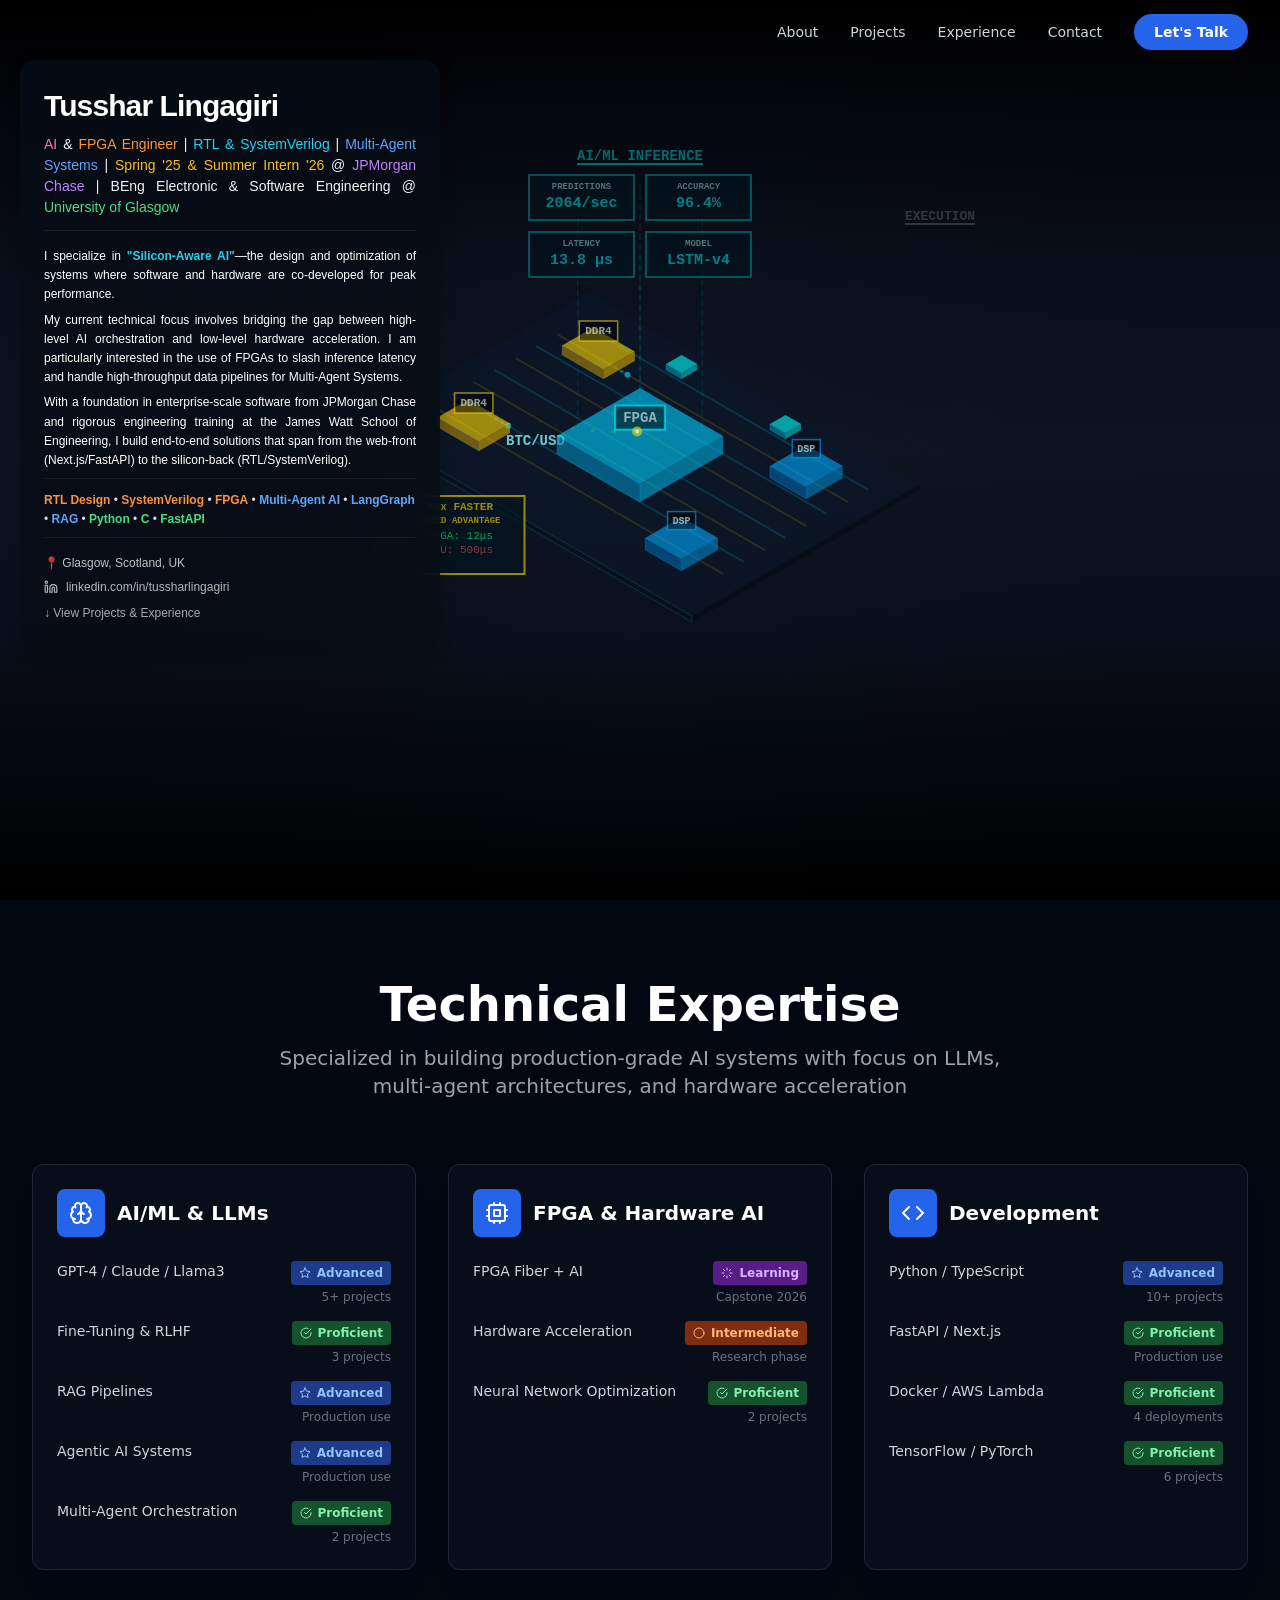
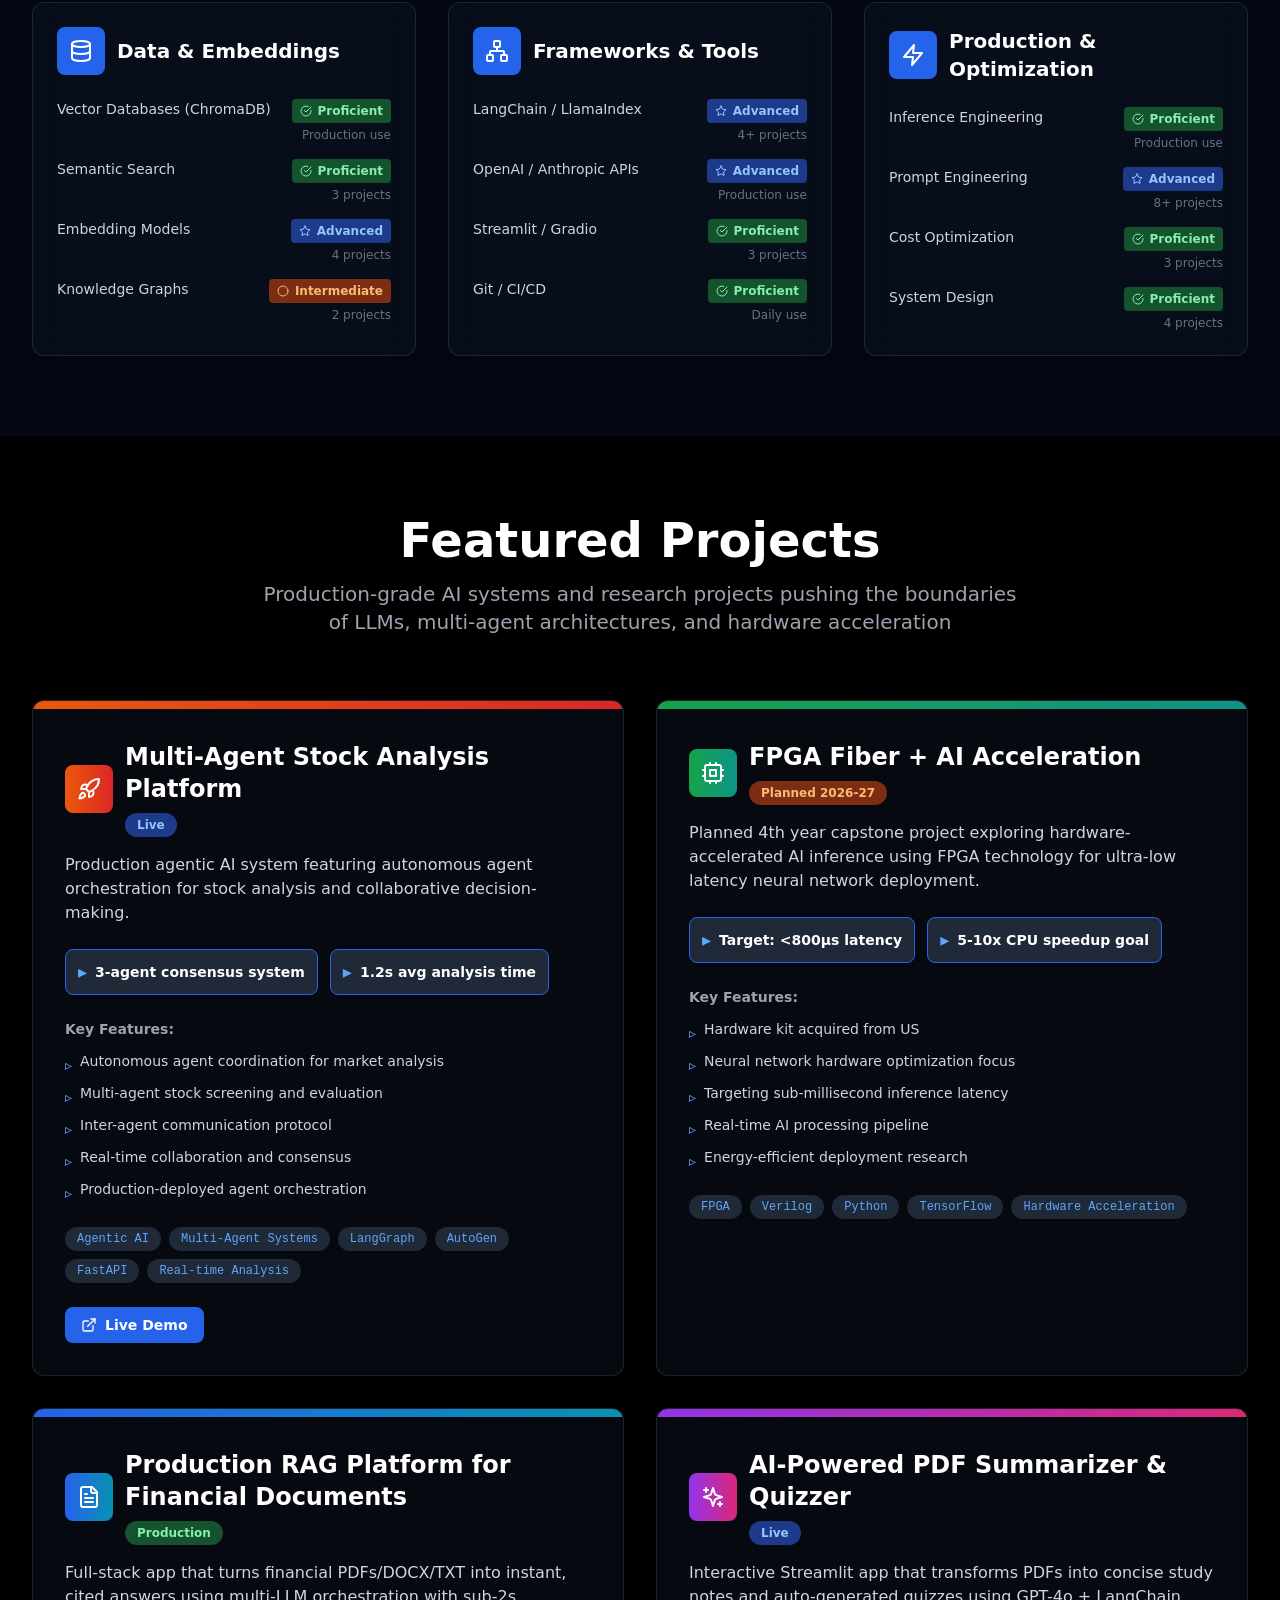
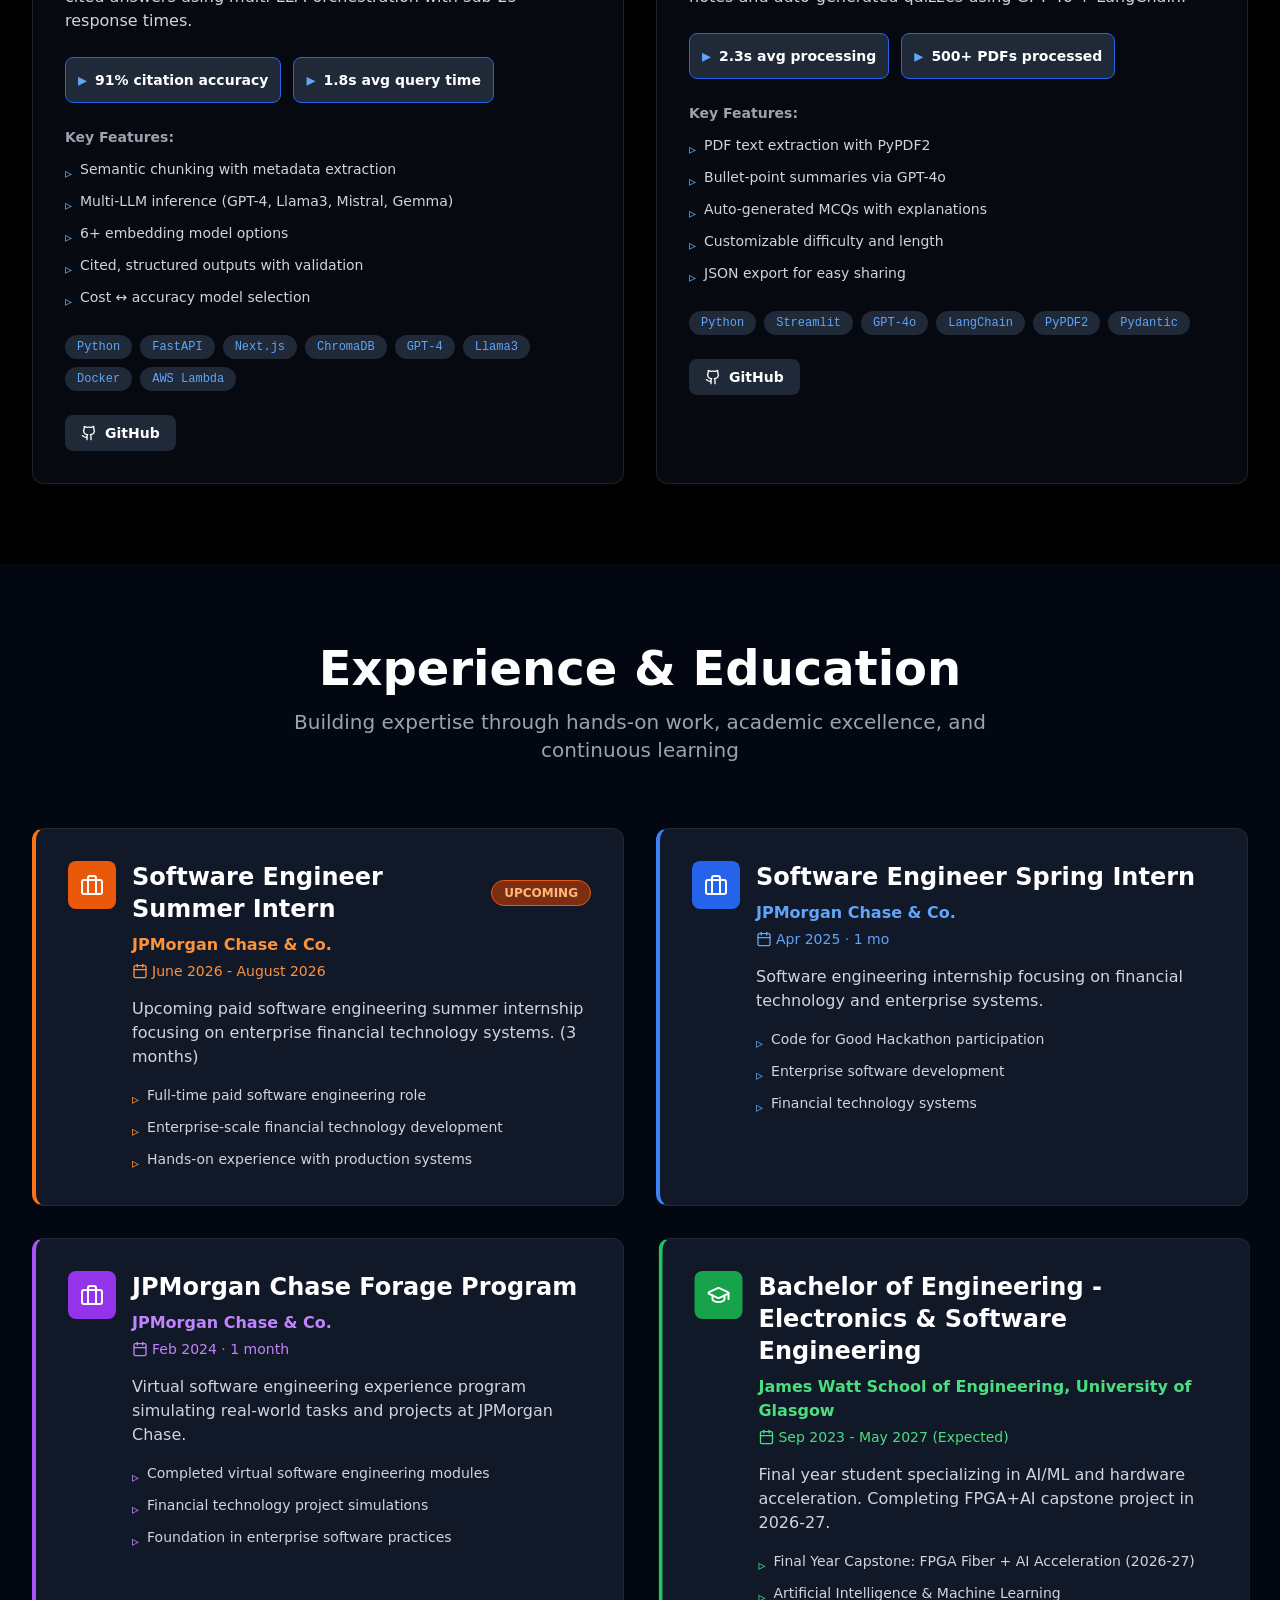
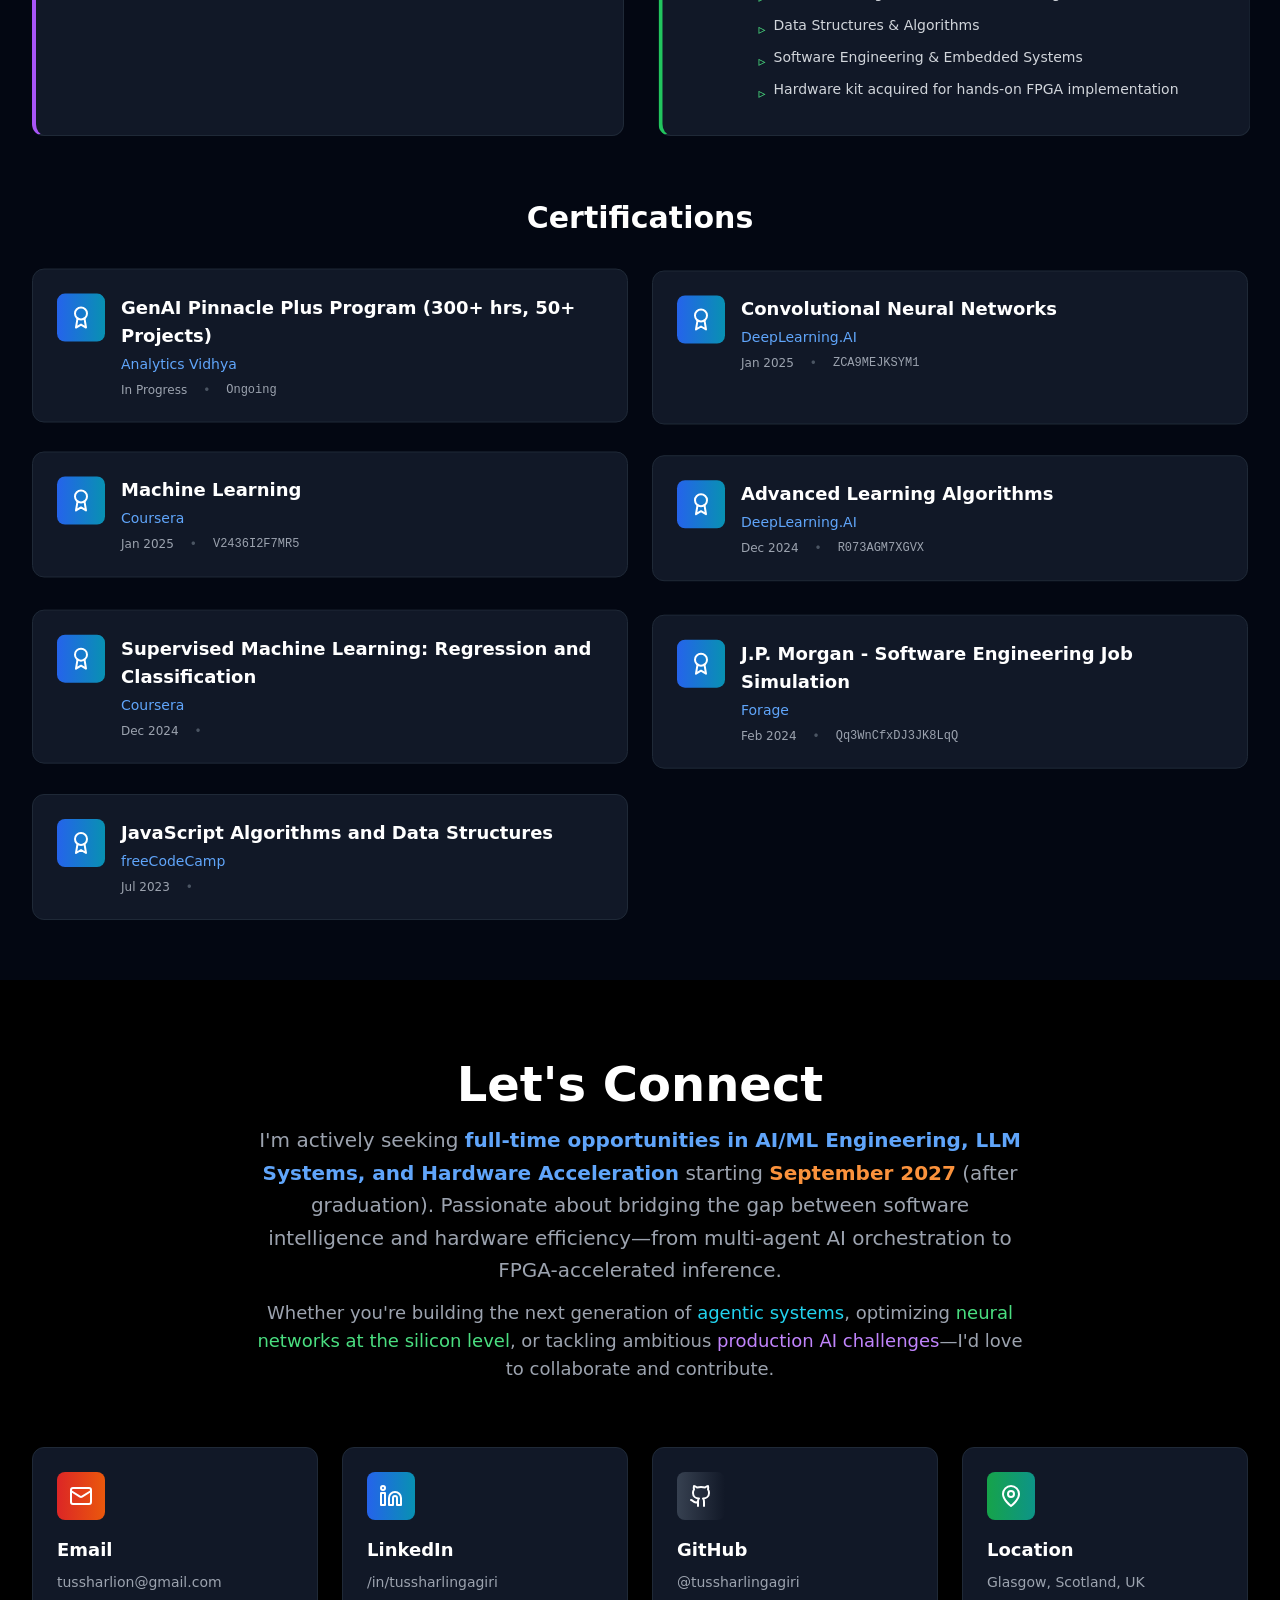
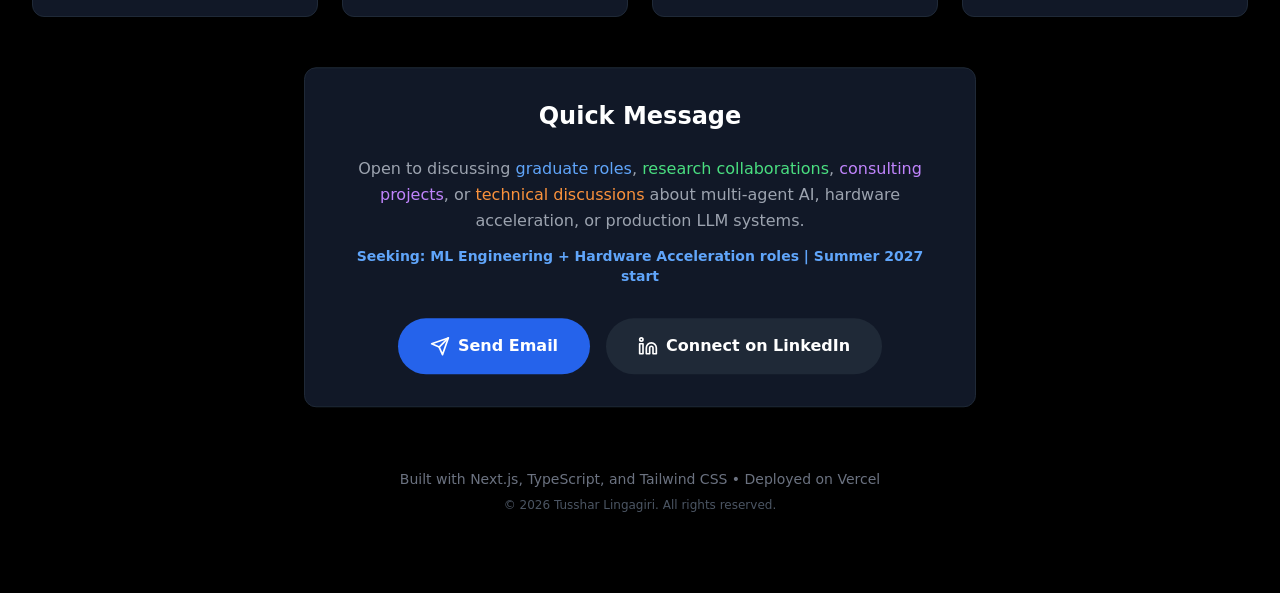
<file: index.html>
<!DOCTYPE html><html lang="en"><head><meta charSet="utf-8"/><meta name="viewport" content="width=device-width, initial-scale=1"/><meta name="viewport" content="width=device-width, initial-scale=1"/><link rel="stylesheet" href="/_next/static/css/722d92651bb12016.css" crossorigin="" data-precedence="next"/><link rel="preload" as="script" fetchPriority="low" href="/_next/static/chunks/webpack-9aedba8f7e51fdbc.js" crossorigin=""/><script src="/_next/static/chunks/fd9d1056-7fa5ec8491e7e8ff.js" async="" crossorigin=""></script><script src="/_next/static/chunks/69-995444522c43a2b3.js" async="" crossorigin=""></script><script src="/_next/static/chunks/main-app-be55a509edac8fe8.js" async="" crossorigin=""></script><script src="/_next/static/chunks/102-1129508df494686b.js" async=""></script><script src="/_next/static/chunks/557-6655a33b6ad9b1bf.js" async=""></script><script src="/_next/static/chunks/app/page-01d7b5bac70e8f70.js" async=""></script><meta name="google-site-verification" content="Ch22C0dsHTLAZJnEUmBmcakJioD4sk-Ml9xFOVtK3Ts"/><title>Tusshar Lingagiri - Hardware-Accelerated AI Engineer | FPGA + Multi-Agent Systems</title><meta name="description" content="Hardware-Accelerated AI Engineer specializing in FPGA-based AI systems, low-latency ML inference, and production multi-agent orchestration. Building next-gen AI with hardware acceleration."/><meta name="author" content="Tusshar Lingagiri"/><meta name="keywords" content="FPGA AI Engineer, Hardware-Accelerated AI, Low-Latency ML, FPGA Inference, Multi-Agent Systems, Agentic AI, Hardware Acceleration, Quantitative Trading, HFT, LLM Development, RAG Pipelines, TensorFlow, PyTorch, Verilog, FPGA"/><meta property="og:title" content="Tusshar Lingagiri - Hardware-Accelerated AI Engineer"/><meta property="og:description" content="FPGA + Multi-Agent Systems | Low-latency ML inference and hardware-accelerated AI"/><meta property="og:locale" content="en_GB"/><meta property="og:type" content="website"/><meta name="twitter:card" content="summary_large_image"/><meta name="twitter:title" content="Tusshar Lingagiri - Hardware-Accelerated AI Engineer"/><meta name="twitter:description" content="FPGA + Multi-Agent Systems | Building next-gen AI with hardware acceleration"/><script src="/_next/static/chunks/polyfills-c67a75d1b6f99dc8.js" crossorigin="" noModule=""></script></head><body><main class="min-h-screen bg-black w-full overflow-x-hidden"><nav class="fixed top-0 left-0 right-0 z-50 transition-all duration-300 bg-transparent" style="transform:translateY(-100px)"><div class="max-w-7xl mx-auto px-4 sm:px-6 lg:px-8"><div class="flex justify-end items-center h-16"><div class="hidden md:flex items-center gap-8"><a href="#about" class="text-gray-300 hover:text-blue-400 transition-colors font-medium text-sm" tabindex="0">About</a><a href="#projects" class="text-gray-300 hover:text-blue-400 transition-colors font-medium text-sm" tabindex="0">Projects</a><a href="#experience" class="text-gray-300 hover:text-blue-400 transition-colors font-medium text-sm" tabindex="0">Experience</a><a href="#contact" class="text-gray-300 hover:text-blue-400 transition-colors font-medium text-sm" tabindex="0">Contact</a><a href="#contact" class="px-5 py-2 rounded-full bg-blue-600 hover:bg-blue-700 text-white font-semibold text-sm transition-all" tabindex="0">Let&#x27;s Talk</a></div><button class="md:hidden p-2 rounded-lg bg-white/5 hover:bg-white/10 transition-colors" tabindex="0"><svg xmlns="http://www.w3.org/2000/svg" width="24" height="24" viewBox="0 0 24 24" fill="none" stroke="currentColor" stroke-width="2" stroke-linecap="round" stroke-linejoin="round" class="lucide lucide-menu w-6 h-6 text-white"><line x1="4" x2="20" y1="12" y2="12"></line><line x1="4" x2="20" y1="6" y2="6"></line><line x1="4" x2="20" y1="18" y2="18"></line></svg></button></div></div></nav><section class="relative min-h-screen flex items-center justify-center"><canvas aria-hidden="true" class="jsx-5b75063773459d32 absolute inset-0 z-0 pointer-events-none"></canvas><div style="z-index:20" class="jsx-5b75063773459d32 absolute pointer-events-none top-[40px] left-0 right-0 sm:top-[60px] sm:left-[20px] sm:right-auto"><div style="padding:28px 24px;backdrop-filter:blur(16px);-webkit-backdrop-filter:blur(16px);box-shadow:0 2px 16px rgba(0, 0, 0, 0.2)" class="jsx-5b75063773459d32 rounded-b-2xl sm:rounded-2xl pointer-events-auto profile-panel w-full sm:w-auto"><h1 style="font-size:clamp(22px, 5.5vw, 30px);font-family:-apple-system, BlinkMacSystemFont, &quot;Segoe UI&quot;, Roboto, sans-serif;line-height:1.2;letter-spacing:-0.03em" class="jsx-5b75063773459d32 text-white font-bold tracking-tight mb-2.5">Tusshar Lingagiri</h1><p style="font-size:clamp(12px, 2.8vw, 14px);font-family:-apple-system, BlinkMacSystemFont, &quot;Segoe UI&quot;, Roboto, sans-serif;line-height:1.5;text-align:justify;border-bottom:1px solid rgba(255, 255, 255, 0.08)" class="jsx-5b75063773459d32 text-white/95 mb-4 pb-3 font-medium"><span class="jsx-5b75063773459d32 text-pink-400">AI</span> &amp; <span class="jsx-5b75063773459d32 text-orange-400">FPGA Engineer</span> | <span class="jsx-5b75063773459d32 text-cyan-400">RTL &amp; SystemVerilog</span> | <span class="jsx-5b75063773459d32 text-blue-400">Multi-Agent Systems</span> | <span class="jsx-5b75063773459d32 text-amber-400">Spring &#x27;25 &amp; Summer Intern &#x27;26</span> @ <span class="jsx-5b75063773459d32 text-purple-400">JPMorgan Chase</span> | BEng Electronic &amp; Software Engineering @ <span class="jsx-5b75063773459d32 text-green-400">University of Glasgow</span></p><div style="border-bottom:1px solid rgba(255, 255, 255, 0.06)" class="jsx-5b75063773459d32 mb-3 pb-2 hidden sm:block space-y-1.5"><p style="font-size:clamp(10px, 2.2vw, 12px);font-family:-apple-system, BlinkMacSystemFont, &quot;Segoe UI&quot;, Roboto, sans-serif;line-height:1.6;text-align:justify" class="jsx-5b75063773459d32 text-white/88">I specialize in <span class="jsx-5b75063773459d32 text-cyan-400 font-semibold">&quot;Silicon-Aware AI&quot;</span>—the design and optimization of systems where software and hardware are co-developed for peak performance.</p><p style="font-size:clamp(10px, 2.2vw, 12px);font-family:-apple-system, BlinkMacSystemFont, &quot;Segoe UI&quot;, Roboto, sans-serif;line-height:1.6;text-align:justify" class="jsx-5b75063773459d32 text-white/88">My current technical focus involves bridging the gap between high-level AI orchestration and low-level hardware acceleration. I am particularly interested in the use of FPGAs to slash inference latency and handle high-throughput data pipelines for Multi-Agent Systems.</p><p style="font-size:clamp(10px, 2.2vw, 12px);font-family:-apple-system, BlinkMacSystemFont, &quot;Segoe UI&quot;, Roboto, sans-serif;line-height:1.6;text-align:justify" class="jsx-5b75063773459d32 text-white/88">With a foundation in enterprise-scale software from JPMorgan Chase and rigorous engineering training at the James Watt School of Engineering, I build end-to-end solutions that span from the web-front (Next.js/FastAPI) to the silicon-back (RTL/SystemVerilog).</p></div><div style="border-bottom:1px solid rgba(255, 255, 255, 0.06)" class="jsx-5b75063773459d32 mb-3 pb-2 hidden sm:block"><div style="font-size:clamp(10px, 2.2vw, 12px);font-family:-apple-system, BlinkMacSystemFont, &quot;Segoe UI&quot;, Roboto, sans-serif;line-height:1.6" class="jsx-5b75063773459d32 text-white/85"><span class="jsx-5b75063773459d32 text-orange-400 font-semibold">RTL Design</span> • <span class="jsx-5b75063773459d32 text-orange-400 font-semibold">SystemVerilog</span> • <span class="jsx-5b75063773459d32 text-orange-400 font-semibold">FPGA</span> • <span class="jsx-5b75063773459d32 text-blue-400 font-semibold">Multi-Agent AI</span> • <span class="jsx-5b75063773459d32 text-blue-400 font-semibold">LangGraph</span> • <span class="jsx-5b75063773459d32 text-blue-400 font-semibold">RAG</span> • <span class="jsx-5b75063773459d32 text-green-400 font-semibold">Python</span> • <span class="jsx-5b75063773459d32 text-green-400 font-semibold">C</span> • <span class="jsx-5b75063773459d32 text-green-400 font-semibold">FastAPI</span></div></div><div class="jsx-5b75063773459d32 mb-2 pt-1 space-y-1.5"><p style="font-size:clamp(10px, 2.2vw, 12px);font-family:-apple-system, BlinkMacSystemFont, &quot;Segoe UI&quot;, Roboto, sans-serif" class="jsx-5b75063773459d32 text-white/75">📍 Glasgow, Scotland, UK</p><a href="https://www.linkedin.com/in/tussharlingagiri/" target="_blank" rel="noopener noreferrer" style="font-size:clamp(10px, 2.2vw, 12px);font-family:-apple-system, BlinkMacSystemFont, &quot;Segoe UI&quot;, Roboto, sans-serif" class="jsx-5b75063773459d32 flex items-center gap-2 text-white/70 hover:text-white/90 transition-colors"><svg xmlns="http://www.w3.org/2000/svg" width="14" height="14" viewBox="0 0 24 24" fill="none" stroke="currentColor" stroke-width="2" stroke-linecap="round" stroke-linejoin="round" class="lucide lucide-linkedin flex-shrink-0"><path d="M16 8a6 6 0 0 1 6 6v7h-4v-7a2 2 0 0 0-2-2 2 2 0 0 0-2 2v7h-4v-7a6 6 0 0 1 6-6z"></path><rect width="4" height="12" x="2" y="9"></rect><circle cx="4" cy="4" r="2"></circle></svg><span class="jsx-5b75063773459d32">linkedin.com/in/tussharlingagiri</span></a></div><a href="#projects" style="font-size:clamp(10px, 2vw, 12px);font-family:-apple-system, BlinkMacSystemFont, &quot;Segoe UI&quot;, Roboto, sans-serif" class="jsx-5b75063773459d32 block text-white/65 hover:text-white/85 transition-colors">↓ View Projects &amp; Experience</a></div></div></section><section id="about" class="py-20 bg-gray-950"><div class="max-w-7xl mx-auto px-4 sm:px-6 lg:px-8"><div class="text-center mb-16" style="opacity:0;transform:translateY(20px)"><h2 class="text-4xl sm:text-5xl font-bold text-white mb-4">Technical Expertise</h2><p class="text-xl text-gray-400 max-w-3xl mx-auto">Specialized in building production-grade AI systems with focus on LLMs, multi-agent architectures, and hardware acceleration</p></div><div class="grid grid-cols-1 md:grid-cols-2 lg:grid-cols-3 gap-8"><div class="bg-gray-900/40 backdrop-blur-lg rounded-xl p-6 border border-white/10 hover:border-blue-500 transition-all duration-300 transform hover:-translate-y-2 shadow-xl" style="opacity:0;transform:translateY(20px)"><div class="flex items-center gap-3 mb-6"><div class="p-3 bg-blue-600 rounded-lg"><svg xmlns="http://www.w3.org/2000/svg" width="24" height="24" viewBox="0 0 24 24" fill="none" stroke="currentColor" stroke-width="2" stroke-linecap="round" stroke-linejoin="round" class="lucide lucide-brain w-6 h-6 text-white"><path d="M12 5a3 3 0 1 0-5.997.125 4 4 0 0 0-2.526 5.77 4 4 0 0 0 .556 6.588A4 4 0 1 0 12 18Z"></path><path d="M12 5a3 3 0 1 1 5.997.125 4 4 0 0 1 2.526 5.77 4 4 0 0 1-.556 6.588A4 4 0 1 1 12 18Z"></path><path d="M15 13a4.5 4.5 0 0 1-3-4 4.5 4.5 0 0 1-3 4"></path><path d="M17.599 6.5a3 3 0 0 0 .399-1.375"></path><path d="M6.003 5.125A3 3 0 0 0 6.401 6.5"></path><path d="M3.477 10.896a4 4 0 0 1 .585-.396"></path><path d="M19.938 10.5a4 4 0 0 1 .585.396"></path><path d="M6 18a4 4 0 0 1-1.967-.516"></path><path d="M19.967 17.484A4 4 0 0 1 18 18"></path></svg></div><h3 class="text-xl font-semibold text-white">AI/ML &amp; LLMs</h3></div><div class="space-y-4"><div class="flex items-start justify-between gap-3" style="opacity:0;transform:translateX(-20px)"><span class="text-sm text-gray-300 flex-1">GPT-4 / Claude / Llama3</span><div class="flex flex-col items-end gap-1"><span class="flex items-center gap-1.5 text-xs font-semibold px-2 py-1 rounded bg-blue-900 text-blue-300"><svg xmlns="http://www.w3.org/2000/svg" width="24" height="24" viewBox="0 0 24 24" fill="none" stroke="currentColor" stroke-width="2" stroke-linecap="round" stroke-linejoin="round" class="lucide lucide-star w-3 h-3"><polygon points="12 2 15.09 8.26 22 9.27 17 14.14 18.18 21.02 12 17.77 5.82 21.02 7 14.14 2 9.27 8.91 8.26 12 2"></polygon></svg>Advanced</span><span class="text-xs text-gray-500">5+ projects</span></div></div><div class="flex items-start justify-between gap-3" style="opacity:0;transform:translateX(-20px)"><span class="text-sm text-gray-300 flex-1">Fine-Tuning &amp; RLHF</span><div class="flex flex-col items-end gap-1"><span class="flex items-center gap-1.5 text-xs font-semibold px-2 py-1 rounded bg-green-900 text-green-300"><svg xmlns="http://www.w3.org/2000/svg" width="24" height="24" viewBox="0 0 24 24" fill="none" stroke="currentColor" stroke-width="2" stroke-linecap="round" stroke-linejoin="round" class="lucide lucide-check-circle w-3 h-3"><path d="M22 11.08V12a10 10 0 1 1-5.93-9.14"></path><path d="m9 11 3 3L22 4"></path></svg>Proficient</span><span class="text-xs text-gray-500">3 projects</span></div></div><div class="flex items-start justify-between gap-3" style="opacity:0;transform:translateX(-20px)"><span class="text-sm text-gray-300 flex-1">RAG Pipelines</span><div class="flex flex-col items-end gap-1"><span class="flex items-center gap-1.5 text-xs font-semibold px-2 py-1 rounded bg-blue-900 text-blue-300"><svg xmlns="http://www.w3.org/2000/svg" width="24" height="24" viewBox="0 0 24 24" fill="none" stroke="currentColor" stroke-width="2" stroke-linecap="round" stroke-linejoin="round" class="lucide lucide-star w-3 h-3"><polygon points="12 2 15.09 8.26 22 9.27 17 14.14 18.18 21.02 12 17.77 5.82 21.02 7 14.14 2 9.27 8.91 8.26 12 2"></polygon></svg>Advanced</span><span class="text-xs text-gray-500">Production use</span></div></div><div class="flex items-start justify-between gap-3" style="opacity:0;transform:translateX(-20px)"><span class="text-sm text-gray-300 flex-1">Agentic AI Systems</span><div class="flex flex-col items-end gap-1"><span class="flex items-center gap-1.5 text-xs font-semibold px-2 py-1 rounded bg-blue-900 text-blue-300"><svg xmlns="http://www.w3.org/2000/svg" width="24" height="24" viewBox="0 0 24 24" fill="none" stroke="currentColor" stroke-width="2" stroke-linecap="round" stroke-linejoin="round" class="lucide lucide-star w-3 h-3"><polygon points="12 2 15.09 8.26 22 9.27 17 14.14 18.18 21.02 12 17.77 5.82 21.02 7 14.14 2 9.27 8.91 8.26 12 2"></polygon></svg>Advanced</span><span class="text-xs text-gray-500">Production use</span></div></div><div class="flex items-start justify-between gap-3" style="opacity:0;transform:translateX(-20px)"><span class="text-sm text-gray-300 flex-1">Multi-Agent Orchestration</span><div class="flex flex-col items-end gap-1"><span class="flex items-center gap-1.5 text-xs font-semibold px-2 py-1 rounded bg-green-900 text-green-300"><svg xmlns="http://www.w3.org/2000/svg" width="24" height="24" viewBox="0 0 24 24" fill="none" stroke="currentColor" stroke-width="2" stroke-linecap="round" stroke-linejoin="round" class="lucide lucide-check-circle w-3 h-3"><path d="M22 11.08V12a10 10 0 1 1-5.93-9.14"></path><path d="m9 11 3 3L22 4"></path></svg>Proficient</span><span class="text-xs text-gray-500">2 projects</span></div></div></div></div><div class="bg-gray-900/40 backdrop-blur-lg rounded-xl p-6 border border-white/10 hover:border-blue-500 transition-all duration-300 transform hover:-translate-y-2 shadow-xl" style="opacity:0;transform:translateY(20px)"><div class="flex items-center gap-3 mb-6"><div class="p-3 bg-blue-600 rounded-lg"><svg xmlns="http://www.w3.org/2000/svg" width="24" height="24" viewBox="0 0 24 24" fill="none" stroke="currentColor" stroke-width="2" stroke-linecap="round" stroke-linejoin="round" class="lucide lucide-cpu w-6 h-6 text-white"><rect x="4" y="4" width="16" height="16" rx="2"></rect><rect x="9" y="9" width="6" height="6"></rect><path d="M15 2v2"></path><path d="M15 20v2"></path><path d="M2 15h2"></path><path d="M2 9h2"></path><path d="M20 15h2"></path><path d="M20 9h2"></path><path d="M9 2v2"></path><path d="M9 20v2"></path></svg></div><h3 class="text-xl font-semibold text-white">FPGA &amp; Hardware AI</h3></div><div class="space-y-4"><div class="flex items-start justify-between gap-3" style="opacity:0;transform:translateX(-20px)"><span class="text-sm text-gray-300 flex-1">FPGA Fiber + AI</span><div class="flex flex-col items-end gap-1"><span class="flex items-center gap-1.5 text-xs font-semibold px-2 py-1 rounded bg-purple-900 text-purple-300"><svg xmlns="http://www.w3.org/2000/svg" width="24" height="24" viewBox="0 0 24 24" fill="none" stroke="currentColor" stroke-width="2" stroke-linecap="round" stroke-linejoin="round" class="lucide lucide-loader w-3 h-3"><line x1="12" x2="12" y1="2" y2="6"></line><line x1="12" x2="12" y1="18" y2="22"></line><line x1="4.93" x2="7.76" y1="4.93" y2="7.76"></line><line x1="16.24" x2="19.07" y1="16.24" y2="19.07"></line><line x1="2" x2="6" y1="12" y2="12"></line><line x1="18" x2="22" y1="12" y2="12"></line><line x1="4.93" x2="7.76" y1="19.07" y2="16.24"></line><line x1="16.24" x2="19.07" y1="7.76" y2="4.93"></line></svg>Learning</span><span class="text-xs text-gray-500">Capstone 2026</span></div></div><div class="flex items-start justify-between gap-3" style="opacity:0;transform:translateX(-20px)"><span class="text-sm text-gray-300 flex-1">Hardware Acceleration</span><div class="flex flex-col items-end gap-1"><span class="flex items-center gap-1.5 text-xs font-semibold px-2 py-1 rounded bg-orange-900 text-orange-300"><svg xmlns="http://www.w3.org/2000/svg" width="24" height="24" viewBox="0 0 24 24" fill="none" stroke="currentColor" stroke-width="2" stroke-linecap="round" stroke-linejoin="round" class="lucide lucide-circle w-3 h-3"><circle cx="12" cy="12" r="10"></circle></svg>Intermediate</span><span class="text-xs text-gray-500">Research phase</span></div></div><div class="flex items-start justify-between gap-3" style="opacity:0;transform:translateX(-20px)"><span class="text-sm text-gray-300 flex-1">Neural Network Optimization</span><div class="flex flex-col items-end gap-1"><span class="flex items-center gap-1.5 text-xs font-semibold px-2 py-1 rounded bg-green-900 text-green-300"><svg xmlns="http://www.w3.org/2000/svg" width="24" height="24" viewBox="0 0 24 24" fill="none" stroke="currentColor" stroke-width="2" stroke-linecap="round" stroke-linejoin="round" class="lucide lucide-check-circle w-3 h-3"><path d="M22 11.08V12a10 10 0 1 1-5.93-9.14"></path><path d="m9 11 3 3L22 4"></path></svg>Proficient</span><span class="text-xs text-gray-500">2 projects</span></div></div></div></div><div class="bg-gray-900/40 backdrop-blur-lg rounded-xl p-6 border border-white/10 hover:border-blue-500 transition-all duration-300 transform hover:-translate-y-2 shadow-xl" style="opacity:0;transform:translateY(20px)"><div class="flex items-center gap-3 mb-6"><div class="p-3 bg-blue-600 rounded-lg"><svg xmlns="http://www.w3.org/2000/svg" width="24" height="24" viewBox="0 0 24 24" fill="none" stroke="currentColor" stroke-width="2" stroke-linecap="round" stroke-linejoin="round" class="lucide lucide-code w-6 h-6 text-white"><polyline points="16 18 22 12 16 6"></polyline><polyline points="8 6 2 12 8 18"></polyline></svg></div><h3 class="text-xl font-semibold text-white">Development</h3></div><div class="space-y-4"><div class="flex items-start justify-between gap-3" style="opacity:0;transform:translateX(-20px)"><span class="text-sm text-gray-300 flex-1">Python / TypeScript</span><div class="flex flex-col items-end gap-1"><span class="flex items-center gap-1.5 text-xs font-semibold px-2 py-1 rounded bg-blue-900 text-blue-300"><svg xmlns="http://www.w3.org/2000/svg" width="24" height="24" viewBox="0 0 24 24" fill="none" stroke="currentColor" stroke-width="2" stroke-linecap="round" stroke-linejoin="round" class="lucide lucide-star w-3 h-3"><polygon points="12 2 15.09 8.26 22 9.27 17 14.14 18.18 21.02 12 17.77 5.82 21.02 7 14.14 2 9.27 8.91 8.26 12 2"></polygon></svg>Advanced</span><span class="text-xs text-gray-500">10+ projects</span></div></div><div class="flex items-start justify-between gap-3" style="opacity:0;transform:translateX(-20px)"><span class="text-sm text-gray-300 flex-1">FastAPI / Next.js</span><div class="flex flex-col items-end gap-1"><span class="flex items-center gap-1.5 text-xs font-semibold px-2 py-1 rounded bg-green-900 text-green-300"><svg xmlns="http://www.w3.org/2000/svg" width="24" height="24" viewBox="0 0 24 24" fill="none" stroke="currentColor" stroke-width="2" stroke-linecap="round" stroke-linejoin="round" class="lucide lucide-check-circle w-3 h-3"><path d="M22 11.08V12a10 10 0 1 1-5.93-9.14"></path><path d="m9 11 3 3L22 4"></path></svg>Proficient</span><span class="text-xs text-gray-500">Production use</span></div></div><div class="flex items-start justify-between gap-3" style="opacity:0;transform:translateX(-20px)"><span class="text-sm text-gray-300 flex-1">Docker / AWS Lambda</span><div class="flex flex-col items-end gap-1"><span class="flex items-center gap-1.5 text-xs font-semibold px-2 py-1 rounded bg-green-900 text-green-300"><svg xmlns="http://www.w3.org/2000/svg" width="24" height="24" viewBox="0 0 24 24" fill="none" stroke="currentColor" stroke-width="2" stroke-linecap="round" stroke-linejoin="round" class="lucide lucide-check-circle w-3 h-3"><path d="M22 11.08V12a10 10 0 1 1-5.93-9.14"></path><path d="m9 11 3 3L22 4"></path></svg>Proficient</span><span class="text-xs text-gray-500">4 deployments</span></div></div><div class="flex items-start justify-between gap-3" style="opacity:0;transform:translateX(-20px)"><span class="text-sm text-gray-300 flex-1">TensorFlow / PyTorch</span><div class="flex flex-col items-end gap-1"><span class="flex items-center gap-1.5 text-xs font-semibold px-2 py-1 rounded bg-green-900 text-green-300"><svg xmlns="http://www.w3.org/2000/svg" width="24" height="24" viewBox="0 0 24 24" fill="none" stroke="currentColor" stroke-width="2" stroke-linecap="round" stroke-linejoin="round" class="lucide lucide-check-circle w-3 h-3"><path d="M22 11.08V12a10 10 0 1 1-5.93-9.14"></path><path d="m9 11 3 3L22 4"></path></svg>Proficient</span><span class="text-xs text-gray-500">6 projects</span></div></div></div></div><div class="bg-gray-900/40 backdrop-blur-lg rounded-xl p-6 border border-white/10 hover:border-blue-500 transition-all duration-300 transform hover:-translate-y-2 shadow-xl" style="opacity:0;transform:translateY(20px)"><div class="flex items-center gap-3 mb-6"><div class="p-3 bg-blue-600 rounded-lg"><svg xmlns="http://www.w3.org/2000/svg" width="24" height="24" viewBox="0 0 24 24" fill="none" stroke="currentColor" stroke-width="2" stroke-linecap="round" stroke-linejoin="round" class="lucide lucide-database w-6 h-6 text-white"><ellipse cx="12" cy="5" rx="9" ry="3"></ellipse><path d="M3 5V19A9 3 0 0 0 21 19V5"></path><path d="M3 12A9 3 0 0 0 21 12"></path></svg></div><h3 class="text-xl font-semibold text-white">Data &amp; Embeddings</h3></div><div class="space-y-4"><div class="flex items-start justify-between gap-3" style="opacity:0;transform:translateX(-20px)"><span class="text-sm text-gray-300 flex-1">Vector Databases (ChromaDB)</span><div class="flex flex-col items-end gap-1"><span class="flex items-center gap-1.5 text-xs font-semibold px-2 py-1 rounded bg-green-900 text-green-300"><svg xmlns="http://www.w3.org/2000/svg" width="24" height="24" viewBox="0 0 24 24" fill="none" stroke="currentColor" stroke-width="2" stroke-linecap="round" stroke-linejoin="round" class="lucide lucide-check-circle w-3 h-3"><path d="M22 11.08V12a10 10 0 1 1-5.93-9.14"></path><path d="m9 11 3 3L22 4"></path></svg>Proficient</span><span class="text-xs text-gray-500">Production use</span></div></div><div class="flex items-start justify-between gap-3" style="opacity:0;transform:translateX(-20px)"><span class="text-sm text-gray-300 flex-1">Semantic Search</span><div class="flex flex-col items-end gap-1"><span class="flex items-center gap-1.5 text-xs font-semibold px-2 py-1 rounded bg-green-900 text-green-300"><svg xmlns="http://www.w3.org/2000/svg" width="24" height="24" viewBox="0 0 24 24" fill="none" stroke="currentColor" stroke-width="2" stroke-linecap="round" stroke-linejoin="round" class="lucide lucide-check-circle w-3 h-3"><path d="M22 11.08V12a10 10 0 1 1-5.93-9.14"></path><path d="m9 11 3 3L22 4"></path></svg>Proficient</span><span class="text-xs text-gray-500">3 projects</span></div></div><div class="flex items-start justify-between gap-3" style="opacity:0;transform:translateX(-20px)"><span class="text-sm text-gray-300 flex-1">Embedding Models</span><div class="flex flex-col items-end gap-1"><span class="flex items-center gap-1.5 text-xs font-semibold px-2 py-1 rounded bg-blue-900 text-blue-300"><svg xmlns="http://www.w3.org/2000/svg" width="24" height="24" viewBox="0 0 24 24" fill="none" stroke="currentColor" stroke-width="2" stroke-linecap="round" stroke-linejoin="round" class="lucide lucide-star w-3 h-3"><polygon points="12 2 15.09 8.26 22 9.27 17 14.14 18.18 21.02 12 17.77 5.82 21.02 7 14.14 2 9.27 8.91 8.26 12 2"></polygon></svg>Advanced</span><span class="text-xs text-gray-500">4 projects</span></div></div><div class="flex items-start justify-between gap-3" style="opacity:0;transform:translateX(-20px)"><span class="text-sm text-gray-300 flex-1">Knowledge Graphs</span><div class="flex flex-col items-end gap-1"><span class="flex items-center gap-1.5 text-xs font-semibold px-2 py-1 rounded bg-orange-900 text-orange-300"><svg xmlns="http://www.w3.org/2000/svg" width="24" height="24" viewBox="0 0 24 24" fill="none" stroke="currentColor" stroke-width="2" stroke-linecap="round" stroke-linejoin="round" class="lucide lucide-circle w-3 h-3"><circle cx="12" cy="12" r="10"></circle></svg>Intermediate</span><span class="text-xs text-gray-500">2 projects</span></div></div></div></div><div class="bg-gray-900/40 backdrop-blur-lg rounded-xl p-6 border border-white/10 hover:border-blue-500 transition-all duration-300 transform hover:-translate-y-2 shadow-xl" style="opacity:0;transform:translateY(20px)"><div class="flex items-center gap-3 mb-6"><div class="p-3 bg-blue-600 rounded-lg"><svg xmlns="http://www.w3.org/2000/svg" width="24" height="24" viewBox="0 0 24 24" fill="none" stroke="currentColor" stroke-width="2" stroke-linecap="round" stroke-linejoin="round" class="lucide lucide-network w-6 h-6 text-white"><rect x="16" y="16" width="6" height="6" rx="1"></rect><rect x="2" y="16" width="6" height="6" rx="1"></rect><rect x="9" y="2" width="6" height="6" rx="1"></rect><path d="M5 16v-3a1 1 0 0 1 1-1h12a1 1 0 0 1 1 1v3"></path><path d="M12 12V8"></path></svg></div><h3 class="text-xl font-semibold text-white">Frameworks &amp; Tools</h3></div><div class="space-y-4"><div class="flex items-start justify-between gap-3" style="opacity:0;transform:translateX(-20px)"><span class="text-sm text-gray-300 flex-1">LangChain / LlamaIndex</span><div class="flex flex-col items-end gap-1"><span class="flex items-center gap-1.5 text-xs font-semibold px-2 py-1 rounded bg-blue-900 text-blue-300"><svg xmlns="http://www.w3.org/2000/svg" width="24" height="24" viewBox="0 0 24 24" fill="none" stroke="currentColor" stroke-width="2" stroke-linecap="round" stroke-linejoin="round" class="lucide lucide-star w-3 h-3"><polygon points="12 2 15.09 8.26 22 9.27 17 14.14 18.18 21.02 12 17.77 5.82 21.02 7 14.14 2 9.27 8.91 8.26 12 2"></polygon></svg>Advanced</span><span class="text-xs text-gray-500">4+ projects</span></div></div><div class="flex items-start justify-between gap-3" style="opacity:0;transform:translateX(-20px)"><span class="text-sm text-gray-300 flex-1">OpenAI / Anthropic APIs</span><div class="flex flex-col items-end gap-1"><span class="flex items-center gap-1.5 text-xs font-semibold px-2 py-1 rounded bg-blue-900 text-blue-300"><svg xmlns="http://www.w3.org/2000/svg" width="24" height="24" viewBox="0 0 24 24" fill="none" stroke="currentColor" stroke-width="2" stroke-linecap="round" stroke-linejoin="round" class="lucide lucide-star w-3 h-3"><polygon points="12 2 15.09 8.26 22 9.27 17 14.14 18.18 21.02 12 17.77 5.82 21.02 7 14.14 2 9.27 8.91 8.26 12 2"></polygon></svg>Advanced</span><span class="text-xs text-gray-500">Production use</span></div></div><div class="flex items-start justify-between gap-3" style="opacity:0;transform:translateX(-20px)"><span class="text-sm text-gray-300 flex-1">Streamlit / Gradio</span><div class="flex flex-col items-end gap-1"><span class="flex items-center gap-1.5 text-xs font-semibold px-2 py-1 rounded bg-green-900 text-green-300"><svg xmlns="http://www.w3.org/2000/svg" width="24" height="24" viewBox="0 0 24 24" fill="none" stroke="currentColor" stroke-width="2" stroke-linecap="round" stroke-linejoin="round" class="lucide lucide-check-circle w-3 h-3"><path d="M22 11.08V12a10 10 0 1 1-5.93-9.14"></path><path d="m9 11 3 3L22 4"></path></svg>Proficient</span><span class="text-xs text-gray-500">3 projects</span></div></div><div class="flex items-start justify-between gap-3" style="opacity:0;transform:translateX(-20px)"><span class="text-sm text-gray-300 flex-1">Git / CI/CD</span><div class="flex flex-col items-end gap-1"><span class="flex items-center gap-1.5 text-xs font-semibold px-2 py-1 rounded bg-green-900 text-green-300"><svg xmlns="http://www.w3.org/2000/svg" width="24" height="24" viewBox="0 0 24 24" fill="none" stroke="currentColor" stroke-width="2" stroke-linecap="round" stroke-linejoin="round" class="lucide lucide-check-circle w-3 h-3"><path d="M22 11.08V12a10 10 0 1 1-5.93-9.14"></path><path d="m9 11 3 3L22 4"></path></svg>Proficient</span><span class="text-xs text-gray-500">Daily use</span></div></div></div></div><div class="bg-gray-900/40 backdrop-blur-lg rounded-xl p-6 border border-white/10 hover:border-blue-500 transition-all duration-300 transform hover:-translate-y-2 shadow-xl" style="opacity:0;transform:translateY(20px)"><div class="flex items-center gap-3 mb-6"><div class="p-3 bg-blue-600 rounded-lg"><svg xmlns="http://www.w3.org/2000/svg" width="24" height="24" viewBox="0 0 24 24" fill="none" stroke="currentColor" stroke-width="2" stroke-linecap="round" stroke-linejoin="round" class="lucide lucide-zap w-6 h-6 text-white"><polygon points="13 2 3 14 12 14 11 22 21 10 12 10 13 2"></polygon></svg></div><h3 class="text-xl font-semibold text-white">Production &amp; Optimization</h3></div><div class="space-y-4"><div class="flex items-start justify-between gap-3" style="opacity:0;transform:translateX(-20px)"><span class="text-sm text-gray-300 flex-1">Inference Engineering</span><div class="flex flex-col items-end gap-1"><span class="flex items-center gap-1.5 text-xs font-semibold px-2 py-1 rounded bg-green-900 text-green-300"><svg xmlns="http://www.w3.org/2000/svg" width="24" height="24" viewBox="0 0 24 24" fill="none" stroke="currentColor" stroke-width="2" stroke-linecap="round" stroke-linejoin="round" class="lucide lucide-check-circle w-3 h-3"><path d="M22 11.08V12a10 10 0 1 1-5.93-9.14"></path><path d="m9 11 3 3L22 4"></path></svg>Proficient</span><span class="text-xs text-gray-500">Production use</span></div></div><div class="flex items-start justify-between gap-3" style="opacity:0;transform:translateX(-20px)"><span class="text-sm text-gray-300 flex-1">Prompt Engineering</span><div class="flex flex-col items-end gap-1"><span class="flex items-center gap-1.5 text-xs font-semibold px-2 py-1 rounded bg-blue-900 text-blue-300"><svg xmlns="http://www.w3.org/2000/svg" width="24" height="24" viewBox="0 0 24 24" fill="none" stroke="currentColor" stroke-width="2" stroke-linecap="round" stroke-linejoin="round" class="lucide lucide-star w-3 h-3"><polygon points="12 2 15.09 8.26 22 9.27 17 14.14 18.18 21.02 12 17.77 5.82 21.02 7 14.14 2 9.27 8.91 8.26 12 2"></polygon></svg>Advanced</span><span class="text-xs text-gray-500">8+ projects</span></div></div><div class="flex items-start justify-between gap-3" style="opacity:0;transform:translateX(-20px)"><span class="text-sm text-gray-300 flex-1">Cost Optimization</span><div class="flex flex-col items-end gap-1"><span class="flex items-center gap-1.5 text-xs font-semibold px-2 py-1 rounded bg-green-900 text-green-300"><svg xmlns="http://www.w3.org/2000/svg" width="24" height="24" viewBox="0 0 24 24" fill="none" stroke="currentColor" stroke-width="2" stroke-linecap="round" stroke-linejoin="round" class="lucide lucide-check-circle w-3 h-3"><path d="M22 11.08V12a10 10 0 1 1-5.93-9.14"></path><path d="m9 11 3 3L22 4"></path></svg>Proficient</span><span class="text-xs text-gray-500">3 projects</span></div></div><div class="flex items-start justify-between gap-3" style="opacity:0;transform:translateX(-20px)"><span class="text-sm text-gray-300 flex-1">System Design</span><div class="flex flex-col items-end gap-1"><span class="flex items-center gap-1.5 text-xs font-semibold px-2 py-1 rounded bg-green-900 text-green-300"><svg xmlns="http://www.w3.org/2000/svg" width="24" height="24" viewBox="0 0 24 24" fill="none" stroke="currentColor" stroke-width="2" stroke-linecap="round" stroke-linejoin="round" class="lucide lucide-check-circle w-3 h-3"><path d="M22 11.08V12a10 10 0 1 1-5.93-9.14"></path><path d="m9 11 3 3L22 4"></path></svg>Proficient</span><span class="text-xs text-gray-500">4 projects</span></div></div></div></div></div></div></section><section id="projects" class="py-20 bg-black"><div class="max-w-7xl mx-auto px-4 sm:px-6 lg:px-8"><div class="text-center mb-16" style="opacity:0;transform:translateY(20px)"><h2 class="text-4xl sm:text-5xl font-bold text-white mb-4">Featured Projects</h2><p class="text-xl text-gray-400 max-w-3xl mx-auto">Production-grade AI systems and research projects pushing the boundaries of LLMs, multi-agent architectures, and hardware acceleration</p></div><div class="grid grid-cols-1 lg:grid-cols-2 gap-8"><div class="group bg-gray-900/40 backdrop-blur-lg rounded-xl overflow-hidden border border-white/10 hover:border-blue-500 transition-all duration-300 transform hover:-translate-y-2 shadow-xl hover:shadow-2xl hover:shadow-blue-500/20" style="opacity:0;transform:translateY(20px)"><div class="h-2 bg-gradient-to-r from-orange-600 to-red-600"></div><div class="p-8"><div class="flex items-start justify-between mb-4"><div class="flex items-center gap-3"><div class="p-3 bg-gradient-to-r from-orange-600 to-red-600 rounded-lg"><svg xmlns="http://www.w3.org/2000/svg" width="24" height="24" viewBox="0 0 24 24" fill="none" stroke="currentColor" stroke-width="2" stroke-linecap="round" stroke-linejoin="round" class="lucide lucide-rocket w-6 h-6 text-white"><path d="M4.5 16.5c-1.5 1.26-2 5-2 5s3.74-.5 5-2c.71-.84.7-2.13-.09-2.91a2.18 2.18 0 0 0-2.91-.09z"></path><path d="m12 15-3-3a22 22 0 0 1 2-3.95A12.88 12.88 0 0 1 22 2c0 2.72-.78 7.5-6 11a22.35 22.35 0 0 1-4 2z"></path><path d="M9 12H4s.55-3.03 2-4c1.62-1.08 5 0 5 0"></path><path d="M12 15v5s3.03-.55 4-2c1.08-1.62 0-5 0-5"></path></svg></div><div><h3 class="text-2xl font-bold text-white group-hover:text-blue-400 transition-colors">Multi-Agent Stock Analysis Platform</h3><span class="inline-block px-3 py-1 mt-2 text-xs font-semibold rounded-full bg-blue-900 text-blue-300">Live</span></div></div></div><p class="text-gray-300 mb-6">Production agentic AI system featuring autonomous agent orchestration for stock analysis and collaborative decision-making.</p><div class="flex flex-wrap gap-3 mb-6"><div class="flex items-center gap-2 px-3 py-2 bg-gray-800 border border-blue-600 rounded-lg"><span class="text-blue-400 text-lg font-bold">▸</span><span class="text-sm font-semibold text-white">3-agent consensus system</span></div><div class="flex items-center gap-2 px-3 py-2 bg-gray-800 border border-blue-600 rounded-lg"><span class="text-blue-400 text-lg font-bold">▸</span><span class="text-sm font-semibold text-white">1.2s avg analysis time</span></div></div><div class="mb-6"><h4 class="text-sm font-semibold text-gray-400 mb-3">Key Features:</h4><ul class="space-y-2"><li class="flex items-start gap-2 text-sm text-gray-300"><span class="text-blue-400 mt-1">▹</span><span>Autonomous agent coordination for market analysis</span></li><li class="flex items-start gap-2 text-sm text-gray-300"><span class="text-blue-400 mt-1">▹</span><span>Multi-agent stock screening and evaluation</span></li><li class="flex items-start gap-2 text-sm text-gray-300"><span class="text-blue-400 mt-1">▹</span><span>Inter-agent communication protocol</span></li><li class="flex items-start gap-2 text-sm text-gray-300"><span class="text-blue-400 mt-1">▹</span><span>Real-time collaboration and consensus</span></li><li class="flex items-start gap-2 text-sm text-gray-300"><span class="text-blue-400 mt-1">▹</span><span>Production-deployed agent orchestration</span></li></ul></div><div class="flex flex-wrap gap-2 mb-6"><span class="px-3 py-1 bg-gray-800 text-blue-400 text-xs font-mono rounded-full">Agentic AI</span><span class="px-3 py-1 bg-gray-800 text-blue-400 text-xs font-mono rounded-full">Multi-Agent Systems</span><span class="px-3 py-1 bg-gray-800 text-blue-400 text-xs font-mono rounded-full">LangGraph</span><span class="px-3 py-1 bg-gray-800 text-blue-400 text-xs font-mono rounded-full">AutoGen</span><span class="px-3 py-1 bg-gray-800 text-blue-400 text-xs font-mono rounded-full">FastAPI</span><span class="px-3 py-1 bg-gray-800 text-blue-400 text-xs font-mono rounded-full">Real-time Analysis</span></div><div class="flex gap-4"><a href="https://tusshar-personal-brand.vercel.app/" target="_blank" rel="noopener noreferrer" class="flex items-center gap-2 px-4 py-2 bg-blue-600 hover:bg-blue-700 text-white rounded-lg transition-colors"><svg xmlns="http://www.w3.org/2000/svg" width="24" height="24" viewBox="0 0 24 24" fill="none" stroke="currentColor" stroke-width="2" stroke-linecap="round" stroke-linejoin="round" class="lucide lucide-external-link w-4 h-4"><path d="M15 3h6v6"></path><path d="M10 14 21 3"></path><path d="M18 13v6a2 2 0 0 1-2 2H5a2 2 0 0 1-2-2V8a2 2 0 0 1 2-2h6"></path></svg><span class="text-sm font-semibold">Live Demo</span></a></div></div></div><div class="group bg-gray-900/40 backdrop-blur-lg rounded-xl overflow-hidden border border-white/10 hover:border-blue-500 transition-all duration-300 transform hover:-translate-y-2 shadow-xl hover:shadow-2xl hover:shadow-blue-500/20" style="opacity:0;transform:translateY(20px)"><div class="h-2 bg-gradient-to-r from-green-600 to-teal-600"></div><div class="p-8"><div class="flex items-start justify-between mb-4"><div class="flex items-center gap-3"><div class="p-3 bg-gradient-to-r from-green-600 to-teal-600 rounded-lg"><svg xmlns="http://www.w3.org/2000/svg" width="24" height="24" viewBox="0 0 24 24" fill="none" stroke="currentColor" stroke-width="2" stroke-linecap="round" stroke-linejoin="round" class="lucide lucide-cpu w-6 h-6 text-white"><rect x="4" y="4" width="16" height="16" rx="2"></rect><rect x="9" y="9" width="6" height="6"></rect><path d="M15 2v2"></path><path d="M15 20v2"></path><path d="M2 15h2"></path><path d="M2 9h2"></path><path d="M20 15h2"></path><path d="M20 9h2"></path><path d="M9 2v2"></path><path d="M9 20v2"></path></svg></div><div><h3 class="text-2xl font-bold text-white group-hover:text-blue-400 transition-colors">FPGA Fiber + AI Acceleration</h3><span class="inline-block px-3 py-1 mt-2 text-xs font-semibold rounded-full bg-orange-900 text-orange-300">Planned 2026-27</span></div></div></div><p class="text-gray-300 mb-6">Planned 4th year capstone project exploring hardware-accelerated AI inference using FPGA technology for ultra-low latency neural network deployment.</p><div class="flex flex-wrap gap-3 mb-6"><div class="flex items-center gap-2 px-3 py-2 bg-gray-800 border border-blue-600 rounded-lg"><span class="text-blue-400 text-lg font-bold">▸</span><span class="text-sm font-semibold text-white">Target: &lt;800μs latency</span></div><div class="flex items-center gap-2 px-3 py-2 bg-gray-800 border border-blue-600 rounded-lg"><span class="text-blue-400 text-lg font-bold">▸</span><span class="text-sm font-semibold text-white">5-10x CPU speedup goal</span></div></div><div class="mb-6"><h4 class="text-sm font-semibold text-gray-400 mb-3">Key Features:</h4><ul class="space-y-2"><li class="flex items-start gap-2 text-sm text-gray-300"><span class="text-blue-400 mt-1">▹</span><span>Hardware kit acquired from US</span></li><li class="flex items-start gap-2 text-sm text-gray-300"><span class="text-blue-400 mt-1">▹</span><span>Neural network hardware optimization focus</span></li><li class="flex items-start gap-2 text-sm text-gray-300"><span class="text-blue-400 mt-1">▹</span><span>Targeting sub-millisecond inference latency</span></li><li class="flex items-start gap-2 text-sm text-gray-300"><span class="text-blue-400 mt-1">▹</span><span>Real-time AI processing pipeline</span></li><li class="flex items-start gap-2 text-sm text-gray-300"><span class="text-blue-400 mt-1">▹</span><span>Energy-efficient deployment research</span></li></ul></div><div class="flex flex-wrap gap-2 mb-6"><span class="px-3 py-1 bg-gray-800 text-blue-400 text-xs font-mono rounded-full">FPGA</span><span class="px-3 py-1 bg-gray-800 text-blue-400 text-xs font-mono rounded-full">Verilog</span><span class="px-3 py-1 bg-gray-800 text-blue-400 text-xs font-mono rounded-full">Python</span><span class="px-3 py-1 bg-gray-800 text-blue-400 text-xs font-mono rounded-full">TensorFlow</span><span class="px-3 py-1 bg-gray-800 text-blue-400 text-xs font-mono rounded-full">Hardware Acceleration</span></div><div class="flex gap-4"></div></div></div><div class="group bg-gray-900/40 backdrop-blur-lg rounded-xl overflow-hidden border border-white/10 hover:border-blue-500 transition-all duration-300 transform hover:-translate-y-2 shadow-xl hover:shadow-2xl hover:shadow-blue-500/20" style="opacity:0;transform:translateY(20px)"><div class="h-2 bg-gradient-to-r from-blue-600 to-cyan-600"></div><div class="p-8"><div class="flex items-start justify-between mb-4"><div class="flex items-center gap-3"><div class="p-3 bg-gradient-to-r from-blue-600 to-cyan-600 rounded-lg"><svg xmlns="http://www.w3.org/2000/svg" width="24" height="24" viewBox="0 0 24 24" fill="none" stroke="currentColor" stroke-width="2" stroke-linecap="round" stroke-linejoin="round" class="lucide lucide-file-text w-6 h-6 text-white"><path d="M15 2H6a2 2 0 0 0-2 2v16a2 2 0 0 0 2 2h12a2 2 0 0 0 2-2V7Z"></path><path d="M14 2v4a2 2 0 0 0 2 2h4"></path><path d="M10 9H8"></path><path d="M16 13H8"></path><path d="M16 17H8"></path></svg></div><div><h3 class="text-2xl font-bold text-white group-hover:text-blue-400 transition-colors">Production RAG Platform for Financial Documents</h3><span class="inline-block px-3 py-1 mt-2 text-xs font-semibold rounded-full bg-green-900 text-green-300">Production</span></div></div></div><p class="text-gray-300 mb-6">Full-stack app that turns financial PDFs/DOCX/TXT into instant, cited answers using multi-LLM orchestration with sub-2s response times.</p><div class="flex flex-wrap gap-3 mb-6"><div class="flex items-center gap-2 px-3 py-2 bg-gray-800 border border-blue-600 rounded-lg"><span class="text-blue-400 text-lg font-bold">▸</span><span class="text-sm font-semibold text-white">91% citation accuracy</span></div><div class="flex items-center gap-2 px-3 py-2 bg-gray-800 border border-blue-600 rounded-lg"><span class="text-blue-400 text-lg font-bold">▸</span><span class="text-sm font-semibold text-white">1.8s avg query time</span></div></div><div class="mb-6"><h4 class="text-sm font-semibold text-gray-400 mb-3">Key Features:</h4><ul class="space-y-2"><li class="flex items-start gap-2 text-sm text-gray-300"><span class="text-blue-400 mt-1">▹</span><span>Semantic chunking with metadata extraction</span></li><li class="flex items-start gap-2 text-sm text-gray-300"><span class="text-blue-400 mt-1">▹</span><span>Multi-LLM inference (GPT-4, Llama3, Mistral, Gemma)</span></li><li class="flex items-start gap-2 text-sm text-gray-300"><span class="text-blue-400 mt-1">▹</span><span>6+ embedding model options</span></li><li class="flex items-start gap-2 text-sm text-gray-300"><span class="text-blue-400 mt-1">▹</span><span>Cited, structured outputs with validation</span></li><li class="flex items-start gap-2 text-sm text-gray-300"><span class="text-blue-400 mt-1">▹</span><span>Cost ↔ accuracy model selection</span></li></ul></div><div class="flex flex-wrap gap-2 mb-6"><span class="px-3 py-1 bg-gray-800 text-blue-400 text-xs font-mono rounded-full">Python</span><span class="px-3 py-1 bg-gray-800 text-blue-400 text-xs font-mono rounded-full">FastAPI</span><span class="px-3 py-1 bg-gray-800 text-blue-400 text-xs font-mono rounded-full">Next.js</span><span class="px-3 py-1 bg-gray-800 text-blue-400 text-xs font-mono rounded-full">ChromaDB</span><span class="px-3 py-1 bg-gray-800 text-blue-400 text-xs font-mono rounded-full">GPT-4</span><span class="px-3 py-1 bg-gray-800 text-blue-400 text-xs font-mono rounded-full">Llama3</span><span class="px-3 py-1 bg-gray-800 text-blue-400 text-xs font-mono rounded-full">Docker</span><span class="px-3 py-1 bg-gray-800 text-blue-400 text-xs font-mono rounded-full">AWS Lambda</span></div><div class="flex gap-4"><a href="https://github.com/tussharlingagiri/financial-rag" target="_blank" rel="noopener noreferrer" class="flex items-center gap-2 px-4 py-2 bg-gray-800 hover:bg-gray-700 text-white rounded-lg transition-colors"><svg xmlns="http://www.w3.org/2000/svg" width="24" height="24" viewBox="0 0 24 24" fill="none" stroke="currentColor" stroke-width="2" stroke-linecap="round" stroke-linejoin="round" class="lucide lucide-github w-4 h-4"><path d="M15 22v-4a4.8 4.8 0 0 0-1-3.5c3 0 6-2 6-5.5.08-1.25-.27-2.48-1-3.5.28-1.15.28-2.35 0-3.5 0 0-1 0-3 1.5-2.64-.5-5.36-.5-8 0C6 2 5 2 5 2c-.3 1.15-.3 2.35 0 3.5A5.403 5.403 0 0 0 4 9c0 3.5 3 5.5 6 5.5-.39.49-.68 1.05-.85 1.65-.17.6-.22 1.23-.15 1.85v4"></path><path d="M9 18c-4.51 2-5-2-7-2"></path></svg><span class="text-sm font-semibold">GitHub</span></a></div></div></div><div class="group bg-gray-900/40 backdrop-blur-lg rounded-xl overflow-hidden border border-white/10 hover:border-blue-500 transition-all duration-300 transform hover:-translate-y-2 shadow-xl hover:shadow-2xl hover:shadow-blue-500/20" style="opacity:0;transform:translateY(20px)"><div class="h-2 bg-gradient-to-r from-purple-600 to-pink-600"></div><div class="p-8"><div class="flex items-start justify-between mb-4"><div class="flex items-center gap-3"><div class="p-3 bg-gradient-to-r from-purple-600 to-pink-600 rounded-lg"><svg xmlns="http://www.w3.org/2000/svg" width="24" height="24" viewBox="0 0 24 24" fill="none" stroke="currentColor" stroke-width="2" stroke-linecap="round" stroke-linejoin="round" class="lucide lucide-sparkles w-6 h-6 text-white"><path d="m12 3-1.912 5.813a2 2 0 0 1-1.275 1.275L3 12l5.813 1.912a2 2 0 0 1 1.275 1.275L12 21l1.912-5.813a2 2 0 0 1 1.275-1.275L21 12l-5.813-1.912a2 2 0 0 1-1.275-1.275L12 3Z"></path><path d="M5 3v4"></path><path d="M19 17v4"></path><path d="M3 5h4"></path><path d="M17 19h4"></path></svg></div><div><h3 class="text-2xl font-bold text-white group-hover:text-blue-400 transition-colors">AI-Powered PDF Summarizer &amp; Quizzer</h3><span class="inline-block px-3 py-1 mt-2 text-xs font-semibold rounded-full bg-blue-900 text-blue-300">Live</span></div></div></div><p class="text-gray-300 mb-6">Interactive Streamlit app that transforms PDFs into concise study notes and auto-generated quizzes using GPT-4o + LangChain.</p><div class="flex flex-wrap gap-3 mb-6"><div class="flex items-center gap-2 px-3 py-2 bg-gray-800 border border-blue-600 rounded-lg"><span class="text-blue-400 text-lg font-bold">▸</span><span class="text-sm font-semibold text-white">2.3s avg processing</span></div><div class="flex items-center gap-2 px-3 py-2 bg-gray-800 border border-blue-600 rounded-lg"><span class="text-blue-400 text-lg font-bold">▸</span><span class="text-sm font-semibold text-white">500+ PDFs processed</span></div></div><div class="mb-6"><h4 class="text-sm font-semibold text-gray-400 mb-3">Key Features:</h4><ul class="space-y-2"><li class="flex items-start gap-2 text-sm text-gray-300"><span class="text-blue-400 mt-1">▹</span><span>PDF text extraction with PyPDF2</span></li><li class="flex items-start gap-2 text-sm text-gray-300"><span class="text-blue-400 mt-1">▹</span><span>Bullet-point summaries via GPT-4o</span></li><li class="flex items-start gap-2 text-sm text-gray-300"><span class="text-blue-400 mt-1">▹</span><span>Auto-generated MCQs with explanations</span></li><li class="flex items-start gap-2 text-sm text-gray-300"><span class="text-blue-400 mt-1">▹</span><span>Customizable difficulty and length</span></li><li class="flex items-start gap-2 text-sm text-gray-300"><span class="text-blue-400 mt-1">▹</span><span>JSON export for easy sharing</span></li></ul></div><div class="flex flex-wrap gap-2 mb-6"><span class="px-3 py-1 bg-gray-800 text-blue-400 text-xs font-mono rounded-full">Python</span><span class="px-3 py-1 bg-gray-800 text-blue-400 text-xs font-mono rounded-full">Streamlit</span><span class="px-3 py-1 bg-gray-800 text-blue-400 text-xs font-mono rounded-full">GPT-4o</span><span class="px-3 py-1 bg-gray-800 text-blue-400 text-xs font-mono rounded-full">LangChain</span><span class="px-3 py-1 bg-gray-800 text-blue-400 text-xs font-mono rounded-full">PyPDF2</span><span class="px-3 py-1 bg-gray-800 text-blue-400 text-xs font-mono rounded-full">Pydantic</span></div><div class="flex gap-4"><a href="https://github.com/tussharlingagiri/pdf-summarizer" target="_blank" rel="noopener noreferrer" class="flex items-center gap-2 px-4 py-2 bg-gray-800 hover:bg-gray-700 text-white rounded-lg transition-colors"><svg xmlns="http://www.w3.org/2000/svg" width="24" height="24" viewBox="0 0 24 24" fill="none" stroke="currentColor" stroke-width="2" stroke-linecap="round" stroke-linejoin="round" class="lucide lucide-github w-4 h-4"><path d="M15 22v-4a4.8 4.8 0 0 0-1-3.5c3 0 6-2 6-5.5.08-1.25-.27-2.48-1-3.5.28-1.15.28-2.35 0-3.5 0 0-1 0-3 1.5-2.64-.5-5.36-.5-8 0C6 2 5 2 5 2c-.3 1.15-.3 2.35 0 3.5A5.403 5.403 0 0 0 4 9c0 3.5 3 5.5 6 5.5-.39.49-.68 1.05-.85 1.65-.17.6-.22 1.23-.15 1.85v4"></path><path d="M9 18c-4.51 2-5-2-7-2"></path></svg><span class="text-sm font-semibold">GitHub</span></a></div></div></div></div></div></section><section id="experience" class="py-20 bg-gray-950"><div class="max-w-7xl mx-auto px-4 sm:px-6 lg:px-8"><div class="text-center mb-16" style="opacity:0;transform:translateY(20px)"><h2 class="text-4xl sm:text-5xl font-bold text-white mb-4">Experience &amp; Education</h2><p class="text-xl text-gray-400 max-w-3xl mx-auto">Building expertise through hands-on work, academic excellence, and continuous learning</p></div><div class="grid grid-cols-1 lg:grid-cols-2 gap-8 mb-16"><div class="bg-gray-900 rounded-xl p-8 border-l-4 border-r border-t border-b border-gray-800 border-l-orange-500 hover:border-orange-600 transition-all duration-300" style="opacity:0;transform:translateX(-20px)"><div class="flex items-start gap-4"><div class="p-3 bg-orange-600 rounded-lg flex-shrink-0"><svg xmlns="http://www.w3.org/2000/svg" width="24" height="24" viewBox="0 0 24 24" fill="none" stroke="currentColor" stroke-width="2" stroke-linecap="round" stroke-linejoin="round" class="lucide lucide-briefcase w-6 h-6 text-white"><rect width="20" height="14" x="2" y="7" rx="2" ry="2"></rect><path d="M16 21V5a2 2 0 0 0-2-2h-4a2 2 0 0 0-2 2v16"></path></svg></div><div class="flex-1"><div class="flex items-center gap-3 mb-2"><h3 class="text-2xl font-bold text-white">Software Engineer Summer Intern</h3><span class="px-3 py-1 text-xs font-semibold rounded-full bg-orange-900 text-orange-300 border border-orange-600">UPCOMING</span></div><p class="text-orange-400 font-semibold mb-1">JPMorgan Chase &amp; Co.</p><div class="flex items-center gap-4 text-sm mb-4 text-orange-400"><span class="flex items-center gap-1"><svg xmlns="http://www.w3.org/2000/svg" width="24" height="24" viewBox="0 0 24 24" fill="none" stroke="currentColor" stroke-width="2" stroke-linecap="round" stroke-linejoin="round" class="lucide lucide-calendar w-4 h-4"><path d="M8 2v4"></path><path d="M16 2v4"></path><rect width="18" height="18" x="3" y="4" rx="2"></rect><path d="M3 10h18"></path></svg>June 2026 - August 2026</span></div><p class="text-gray-300 mb-4">Upcoming paid software engineering summer internship focusing on enterprise financial technology systems. (3 months)</p><ul class="space-y-2"><li class="flex items-start gap-2 text-sm text-gray-300"><span class="text-orange-400 mt-1">▹</span><span>Full-time paid software engineering role</span></li><li class="flex items-start gap-2 text-sm text-gray-300"><span class="text-orange-400 mt-1">▹</span><span>Enterprise-scale financial technology development</span></li><li class="flex items-start gap-2 text-sm text-gray-300"><span class="text-orange-400 mt-1">▹</span><span>Hands-on experience with production systems</span></li></ul></div></div></div><div class="bg-gray-900 rounded-xl p-8 border-l-4 border-r border-t border-b border-gray-800 border-l-blue-500 hover:border-blue-600 transition-all duration-300" style="opacity:0;transform:translateX(20px)"><div class="flex items-start gap-4"><div class="p-3 bg-blue-600 rounded-lg flex-shrink-0"><svg xmlns="http://www.w3.org/2000/svg" width="24" height="24" viewBox="0 0 24 24" fill="none" stroke="currentColor" stroke-width="2" stroke-linecap="round" stroke-linejoin="round" class="lucide lucide-briefcase w-6 h-6 text-white"><rect width="20" height="14" x="2" y="7" rx="2" ry="2"></rect><path d="M16 21V5a2 2 0 0 0-2-2h-4a2 2 0 0 0-2 2v16"></path></svg></div><div class="flex-1"><div class="flex items-center gap-3 mb-2"><h3 class="text-2xl font-bold text-white">Software Engineer Spring Intern</h3></div><p class="text-blue-400 font-semibold mb-1">JPMorgan Chase &amp; Co.</p><div class="flex items-center gap-4 text-sm mb-4 text-blue-400"><span class="flex items-center gap-1"><svg xmlns="http://www.w3.org/2000/svg" width="24" height="24" viewBox="0 0 24 24" fill="none" stroke="currentColor" stroke-width="2" stroke-linecap="round" stroke-linejoin="round" class="lucide lucide-calendar w-4 h-4"><path d="M8 2v4"></path><path d="M16 2v4"></path><rect width="18" height="18" x="3" y="4" rx="2"></rect><path d="M3 10h18"></path></svg>Apr 2025 · 1 mo</span></div><p class="text-gray-300 mb-4">Software engineering internship focusing on financial technology and enterprise systems.</p><ul class="space-y-2"><li class="flex items-start gap-2 text-sm text-gray-300"><span class="text-blue-400 mt-1">▹</span><span>Code for Good Hackathon participation</span></li><li class="flex items-start gap-2 text-sm text-gray-300"><span class="text-blue-400 mt-1">▹</span><span>Enterprise software development</span></li><li class="flex items-start gap-2 text-sm text-gray-300"><span class="text-blue-400 mt-1">▹</span><span>Financial technology systems</span></li></ul></div></div></div><div class="bg-gray-900 rounded-xl p-8 border-l-4 border-r border-t border-b border-gray-800 border-l-purple-500 hover:border-purple-600 transition-all duration-300" style="opacity:0;transform:translateX(-20px)"><div class="flex items-start gap-4"><div class="p-3 bg-purple-600 rounded-lg flex-shrink-0"><svg xmlns="http://www.w3.org/2000/svg" width="24" height="24" viewBox="0 0 24 24" fill="none" stroke="currentColor" stroke-width="2" stroke-linecap="round" stroke-linejoin="round" class="lucide lucide-briefcase w-6 h-6 text-white"><rect width="20" height="14" x="2" y="7" rx="2" ry="2"></rect><path d="M16 21V5a2 2 0 0 0-2-2h-4a2 2 0 0 0-2 2v16"></path></svg></div><div class="flex-1"><div class="flex items-center gap-3 mb-2"><h3 class="text-2xl font-bold text-white">JPMorgan Chase Forage Program</h3></div><p class="text-purple-400 font-semibold mb-1">JPMorgan Chase &amp; Co.</p><div class="flex items-center gap-4 text-sm mb-4 text-purple-400"><span class="flex items-center gap-1"><svg xmlns="http://www.w3.org/2000/svg" width="24" height="24" viewBox="0 0 24 24" fill="none" stroke="currentColor" stroke-width="2" stroke-linecap="round" stroke-linejoin="round" class="lucide lucide-calendar w-4 h-4"><path d="M8 2v4"></path><path d="M16 2v4"></path><rect width="18" height="18" x="3" y="4" rx="2"></rect><path d="M3 10h18"></path></svg>Feb 2024 · 1 month</span></div><p class="text-gray-300 mb-4">Virtual software engineering experience program simulating real-world tasks and projects at JPMorgan Chase.</p><ul class="space-y-2"><li class="flex items-start gap-2 text-sm text-gray-300"><span class="text-purple-400 mt-1">▹</span><span>Completed virtual software engineering modules</span></li><li class="flex items-start gap-2 text-sm text-gray-300"><span class="text-purple-400 mt-1">▹</span><span>Financial technology project simulations</span></li><li class="flex items-start gap-2 text-sm text-gray-300"><span class="text-purple-400 mt-1">▹</span><span>Foundation in enterprise software practices</span></li></ul></div></div></div><div class="bg-gray-900 rounded-xl p-8 border-l-4 border-r border-t border-b border-gray-800 border-l-green-500 hover:border-green-600 transition-all duration-300" style="opacity:0;transform:translateX(20px)"><div class="flex items-start gap-4"><div class="p-3 bg-green-600 rounded-lg flex-shrink-0"><svg xmlns="http://www.w3.org/2000/svg" width="24" height="24" viewBox="0 0 24 24" fill="none" stroke="currentColor" stroke-width="2" stroke-linecap="round" stroke-linejoin="round" class="lucide lucide-graduation-cap w-6 h-6 text-white"><path d="M21.42 10.922a1 1 0 0 0-.019-1.838L12.83 5.18a2 2 0 0 0-1.66 0L2.6 9.08a1 1 0 0 0 0 1.832l8.57 3.908a2 2 0 0 0 1.66 0z"></path><path d="M22 10v6"></path><path d="M6 12.5V16a6 3 0 0 0 12 0v-3.5"></path></svg></div><div class="flex-1"><div class="flex items-center gap-3 mb-2"><h3 class="text-2xl font-bold text-white">Bachelor of Engineering - Electronics &amp; Software Engineering</h3></div><p class="text-green-400 font-semibold mb-1">James Watt School of Engineering, University of Glasgow</p><div class="flex items-center gap-4 text-sm mb-4 text-green-400"><span class="flex items-center gap-1"><svg xmlns="http://www.w3.org/2000/svg" width="24" height="24" viewBox="0 0 24 24" fill="none" stroke="currentColor" stroke-width="2" stroke-linecap="round" stroke-linejoin="round" class="lucide lucide-calendar w-4 h-4"><path d="M8 2v4"></path><path d="M16 2v4"></path><rect width="18" height="18" x="3" y="4" rx="2"></rect><path d="M3 10h18"></path></svg>Sep 2023 - May 2027 (Expected)</span></div><p class="text-gray-300 mb-4">Final year student specializing in AI/ML and hardware acceleration. Completing FPGA+AI capstone project in 2026-27.</p><ul class="space-y-2"><li class="flex items-start gap-2 text-sm text-gray-300"><span class="text-green-400 mt-1">▹</span><span>Final Year Capstone: FPGA Fiber + AI Acceleration (2026-27)</span></li><li class="flex items-start gap-2 text-sm text-gray-300"><span class="text-green-400 mt-1">▹</span><span>Artificial Intelligence &amp; Machine Learning</span></li><li class="flex items-start gap-2 text-sm text-gray-300"><span class="text-green-400 mt-1">▹</span><span>Data Structures &amp; Algorithms</span></li><li class="flex items-start gap-2 text-sm text-gray-300"><span class="text-green-400 mt-1">▹</span><span>Software Engineering &amp; Embedded Systems</span></li><li class="flex items-start gap-2 text-sm text-gray-300"><span class="text-green-400 mt-1">▹</span><span>Hardware kit acquired for hands-on FPGA implementation</span></li></ul></div></div></div></div><div style="opacity:0;transform:translateY(20px)"><h3 class="text-3xl font-bold text-white mb-8 text-center">Certifications</h3><div class="grid grid-cols-1 md:grid-cols-2 gap-6"><div class="bg-gray-900 rounded-xl p-6 border border-gray-800 hover:border-blue-600 transition-all duration-300 flex items-start gap-4" style="opacity:0;transform:translateY(20px)"><div class="p-3 bg-gradient-to-r from-blue-600 to-cyan-600 rounded-lg flex-shrink-0"><svg xmlns="http://www.w3.org/2000/svg" width="24" height="24" viewBox="0 0 24 24" fill="none" stroke="currentColor" stroke-width="2" stroke-linecap="round" stroke-linejoin="round" class="lucide lucide-award w-6 h-6 text-white"><circle cx="12" cy="8" r="6"></circle><path d="M15.477 12.89 17 22l-5-3-5 3 1.523-9.11"></path></svg></div><div><h4 class="text-lg font-bold text-white mb-1">GenAI Pinnacle Plus Program (300+ hrs, 50+ Projects)</h4><p class="text-blue-400 text-sm mb-2">Analytics Vidhya</p><div class="flex items-center gap-4 text-xs text-gray-400"><span>In Progress</span><span class="text-gray-600">•</span><span class="font-mono">Ongoing</span></div></div></div><div class="bg-gray-900 rounded-xl p-6 border border-gray-800 hover:border-blue-600 transition-all duration-300 flex items-start gap-4" style="opacity:0;transform:translateY(20px)"><div class="p-3 bg-gradient-to-r from-blue-600 to-cyan-600 rounded-lg flex-shrink-0"><svg xmlns="http://www.w3.org/2000/svg" width="24" height="24" viewBox="0 0 24 24" fill="none" stroke="currentColor" stroke-width="2" stroke-linecap="round" stroke-linejoin="round" class="lucide lucide-award w-6 h-6 text-white"><circle cx="12" cy="8" r="6"></circle><path d="M15.477 12.89 17 22l-5-3-5 3 1.523-9.11"></path></svg></div><div><h4 class="text-lg font-bold text-white mb-1">Convolutional Neural Networks</h4><p class="text-blue-400 text-sm mb-2">DeepLearning.AI</p><div class="flex items-center gap-4 text-xs text-gray-400"><span>Jan 2025</span><span class="text-gray-600">•</span><span class="font-mono">ZCA9MEJKSYM1</span></div></div></div><div class="bg-gray-900 rounded-xl p-6 border border-gray-800 hover:border-blue-600 transition-all duration-300 flex items-start gap-4" style="opacity:0;transform:translateY(20px)"><div class="p-3 bg-gradient-to-r from-blue-600 to-cyan-600 rounded-lg flex-shrink-0"><svg xmlns="http://www.w3.org/2000/svg" width="24" height="24" viewBox="0 0 24 24" fill="none" stroke="currentColor" stroke-width="2" stroke-linecap="round" stroke-linejoin="round" class="lucide lucide-award w-6 h-6 text-white"><circle cx="12" cy="8" r="6"></circle><path d="M15.477 12.89 17 22l-5-3-5 3 1.523-9.11"></path></svg></div><div><h4 class="text-lg font-bold text-white mb-1">Machine Learning</h4><p class="text-blue-400 text-sm mb-2">Coursera</p><div class="flex items-center gap-4 text-xs text-gray-400"><span>Jan 2025</span><span class="text-gray-600">•</span><span class="font-mono">V2436I2F7MR5</span></div></div></div><div class="bg-gray-900 rounded-xl p-6 border border-gray-800 hover:border-blue-600 transition-all duration-300 flex items-start gap-4" style="opacity:0;transform:translateY(20px)"><div class="p-3 bg-gradient-to-r from-blue-600 to-cyan-600 rounded-lg flex-shrink-0"><svg xmlns="http://www.w3.org/2000/svg" width="24" height="24" viewBox="0 0 24 24" fill="none" stroke="currentColor" stroke-width="2" stroke-linecap="round" stroke-linejoin="round" class="lucide lucide-award w-6 h-6 text-white"><circle cx="12" cy="8" r="6"></circle><path d="M15.477 12.89 17 22l-5-3-5 3 1.523-9.11"></path></svg></div><div><h4 class="text-lg font-bold text-white mb-1">Advanced Learning Algorithms</h4><p class="text-blue-400 text-sm mb-2">DeepLearning.AI</p><div class="flex items-center gap-4 text-xs text-gray-400"><span>Dec 2024</span><span class="text-gray-600">•</span><span class="font-mono">R073AGM7XGVX</span></div></div></div><div class="bg-gray-900 rounded-xl p-6 border border-gray-800 hover:border-blue-600 transition-all duration-300 flex items-start gap-4" style="opacity:0;transform:translateY(20px)"><div class="p-3 bg-gradient-to-r from-blue-600 to-cyan-600 rounded-lg flex-shrink-0"><svg xmlns="http://www.w3.org/2000/svg" width="24" height="24" viewBox="0 0 24 24" fill="none" stroke="currentColor" stroke-width="2" stroke-linecap="round" stroke-linejoin="round" class="lucide lucide-award w-6 h-6 text-white"><circle cx="12" cy="8" r="6"></circle><path d="M15.477 12.89 17 22l-5-3-5 3 1.523-9.11"></path></svg></div><div><h4 class="text-lg font-bold text-white mb-1">Supervised Machine Learning: Regression and Classification</h4><p class="text-blue-400 text-sm mb-2">Coursera</p><div class="flex items-center gap-4 text-xs text-gray-400"><span>Dec 2024</span><span class="text-gray-600">•</span><span class="font-mono"></span></div></div></div><div class="bg-gray-900 rounded-xl p-6 border border-gray-800 hover:border-blue-600 transition-all duration-300 flex items-start gap-4" style="opacity:0;transform:translateY(20px)"><div class="p-3 bg-gradient-to-r from-blue-600 to-cyan-600 rounded-lg flex-shrink-0"><svg xmlns="http://www.w3.org/2000/svg" width="24" height="24" viewBox="0 0 24 24" fill="none" stroke="currentColor" stroke-width="2" stroke-linecap="round" stroke-linejoin="round" class="lucide lucide-award w-6 h-6 text-white"><circle cx="12" cy="8" r="6"></circle><path d="M15.477 12.89 17 22l-5-3-5 3 1.523-9.11"></path></svg></div><div><h4 class="text-lg font-bold text-white mb-1">J.P. Morgan - Software Engineering Job Simulation</h4><p class="text-blue-400 text-sm mb-2">Forage</p><div class="flex items-center gap-4 text-xs text-gray-400"><span>Feb 2024</span><span class="text-gray-600">•</span><span class="font-mono">Qq3WnCfxDJ3JK8LqQ</span></div></div></div><div class="bg-gray-900 rounded-xl p-6 border border-gray-800 hover:border-blue-600 transition-all duration-300 flex items-start gap-4" style="opacity:0;transform:translateY(20px)"><div class="p-3 bg-gradient-to-r from-blue-600 to-cyan-600 rounded-lg flex-shrink-0"><svg xmlns="http://www.w3.org/2000/svg" width="24" height="24" viewBox="0 0 24 24" fill="none" stroke="currentColor" stroke-width="2" stroke-linecap="round" stroke-linejoin="round" class="lucide lucide-award w-6 h-6 text-white"><circle cx="12" cy="8" r="6"></circle><path d="M15.477 12.89 17 22l-5-3-5 3 1.523-9.11"></path></svg></div><div><h4 class="text-lg font-bold text-white mb-1">JavaScript Algorithms and Data Structures</h4><p class="text-blue-400 text-sm mb-2">freeCodeCamp</p><div class="flex items-center gap-4 text-xs text-gray-400"><span>Jul 2023</span><span class="text-gray-600">•</span><span class="font-mono"></span></div></div></div></div></div></div></section><section id="contact" class="py-20 bg-black"><div class="max-w-7xl mx-auto px-4 sm:px-6 lg:px-8"><div class="text-center mb-16" style="opacity:0;transform:translateY(20px)"><h2 class="text-4xl sm:text-5xl font-bold text-white mb-4">Let&#x27;s Connect</h2><p class="text-xl text-gray-400 max-w-3xl mx-auto leading-relaxed">I&#x27;m actively seeking <span class="text-blue-400 font-semibold">full-time opportunities in AI/ML Engineering, LLM Systems, and Hardware Acceleration</span> starting <span class="text-orange-400 font-semibold">September 2027</span> (after graduation). Passionate about bridging the gap between software intelligence and hardware efficiency—from multi-agent AI orchestration to FPGA-accelerated inference.<span class="block mt-3 text-lg">Whether you&#x27;re building the next generation of <span class="text-cyan-400">agentic systems</span>, optimizing <span class="text-green-400">neural networks at the silicon level</span>, or tackling ambitious <span class="text-purple-400">production AI challenges</span>—I&#x27;d love to collaborate and contribute.</span></p></div><div class="grid grid-cols-1 md:grid-cols-2 lg:grid-cols-4 gap-6 mb-12"><a href="mailto:tussharlion@gmail.com" target="_blank" rel="noopener noreferrer" class="block"><div class="bg-gray-900 rounded-xl p-6 border border-gray-800 hover:border-blue-600 transition-all duration-300 transform hover:-translate-y-2 h-full" style="opacity:0;transform:translateY(20px)"><div class="inline-flex p-3 bg-gradient-to-r from-red-600 to-orange-600 rounded-lg mb-4"><svg xmlns="http://www.w3.org/2000/svg" width="24" height="24" viewBox="0 0 24 24" fill="none" stroke="currentColor" stroke-width="2" stroke-linecap="round" stroke-linejoin="round" class="lucide lucide-mail w-6 h-6 text-white"><rect width="20" height="16" x="2" y="4" rx="2"></rect><path d="m22 7-8.97 5.7a1.94 1.94 0 0 1-2.06 0L2 7"></path></svg></div><h3 class="text-lg font-semibold text-white mb-2">Email</h3><p class="text-gray-400 text-sm break-all">tussharlion@gmail.com</p></div></a><a href="https://linkedin.com/in/tussharlingagiri" target="_blank" rel="noopener noreferrer" class="block"><div class="bg-gray-900 rounded-xl p-6 border border-gray-800 hover:border-blue-600 transition-all duration-300 transform hover:-translate-y-2 h-full" style="opacity:0;transform:translateY(20px)"><div class="inline-flex p-3 bg-gradient-to-r from-blue-600 to-cyan-600 rounded-lg mb-4"><svg xmlns="http://www.w3.org/2000/svg" width="24" height="24" viewBox="0 0 24 24" fill="none" stroke="currentColor" stroke-width="2" stroke-linecap="round" stroke-linejoin="round" class="lucide lucide-linkedin w-6 h-6 text-white"><path d="M16 8a6 6 0 0 1 6 6v7h-4v-7a2 2 0 0 0-2-2 2 2 0 0 0-2 2v7h-4v-7a6 6 0 0 1 6-6z"></path><rect width="4" height="12" x="2" y="9"></rect><circle cx="4" cy="4" r="2"></circle></svg></div><h3 class="text-lg font-semibold text-white mb-2">LinkedIn</h3><p class="text-gray-400 text-sm break-all">/in/tussharlingagiri</p></div></a><a href="https://github.com/tussharlingagiri" target="_blank" rel="noopener noreferrer" class="block"><div class="bg-gray-900 rounded-xl p-6 border border-gray-800 hover:border-blue-600 transition-all duration-300 transform hover:-translate-y-2 h-full" style="opacity:0;transform:translateY(20px)"><div class="inline-flex p-3 bg-gradient-to-r from-gray-700 to-gray-900 rounded-lg mb-4"><svg xmlns="http://www.w3.org/2000/svg" width="24" height="24" viewBox="0 0 24 24" fill="none" stroke="currentColor" stroke-width="2" stroke-linecap="round" stroke-linejoin="round" class="lucide lucide-github w-6 h-6 text-white"><path d="M15 22v-4a4.8 4.8 0 0 0-1-3.5c3 0 6-2 6-5.5.08-1.25-.27-2.48-1-3.5.28-1.15.28-2.35 0-3.5 0 0-1 0-3 1.5-2.64-.5-5.36-.5-8 0C6 2 5 2 5 2c-.3 1.15-.3 2.35 0 3.5A5.403 5.403 0 0 0 4 9c0 3.5 3 5.5 6 5.5-.39.49-.68 1.05-.85 1.65-.17.6-.22 1.23-.15 1.85v4"></path><path d="M9 18c-4.51 2-5-2-7-2"></path></svg></div><h3 class="text-lg font-semibold text-white mb-2">GitHub</h3><p class="text-gray-400 text-sm break-all">@tussharlingagiri</p></div></a><div><div class="bg-gray-900 rounded-xl p-6 border border-gray-800 hover:border-blue-600 transition-all duration-300 transform hover:-translate-y-2 h-full" style="opacity:0;transform:translateY(20px)"><div class="inline-flex p-3 bg-gradient-to-r from-green-600 to-teal-600 rounded-lg mb-4"><svg xmlns="http://www.w3.org/2000/svg" width="24" height="24" viewBox="0 0 24 24" fill="none" stroke="currentColor" stroke-width="2" stroke-linecap="round" stroke-linejoin="round" class="lucide lucide-map-pin w-6 h-6 text-white"><path d="M20 10c0 6-8 12-8 12s-8-6-8-12a8 8 0 0 1 16 0Z"></path><circle cx="12" cy="10" r="3"></circle></svg></div><h3 class="text-lg font-semibold text-white mb-2">Location</h3><p class="text-gray-400 text-sm break-all">Glasgow, Scotland, UK</p></div></div></div><div class="max-w-2xl mx-auto bg-gray-900 rounded-xl p-8 border border-gray-800" style="opacity:0;transform:translateY(20px)"><h3 class="text-2xl font-bold text-white mb-6 text-center">Quick Message</h3><p class="text-gray-400 text-center mb-8 leading-relaxed">Open to discussing <span class="text-blue-400 font-medium">graduate roles</span>, <span class="text-green-400 font-medium">research collaborations</span>, <span class="text-purple-400 font-medium">consulting projects</span>, or <span class="text-orange-400 font-medium">technical discussions</span> about multi-agent AI, hardware acceleration, or production LLM systems.<span class="block mt-3 text-sm font-semibold text-blue-400">Seeking: ML Engineering + Hardware Acceleration roles | Summer 2027 start</span></p><div class="flex flex-col sm:flex-row gap-4 justify-center"><a href="mailto:tussharlion@gmail.com?subject=Hello from Portfolio" class="flex items-center justify-center gap-2 px-8 py-4 bg-blue-600 hover:bg-blue-700 text-white font-semibold rounded-full transition-all duration-300 transform hover:scale-105"><svg xmlns="http://www.w3.org/2000/svg" width="24" height="24" viewBox="0 0 24 24" fill="none" stroke="currentColor" stroke-width="2" stroke-linecap="round" stroke-linejoin="round" class="lucide lucide-send w-5 h-5"><path d="m22 2-7 20-4-9-9-4Z"></path><path d="M22 2 11 13"></path></svg>Send Email</a><a href="https://linkedin.com/in/tussharlingagiri" target="_blank" rel="noopener noreferrer" class="flex items-center justify-center gap-2 px-8 py-4 bg-gray-800 hover:bg-gray-700 text-white font-semibold rounded-full transition-all duration-300 transform hover:scale-105"><svg xmlns="http://www.w3.org/2000/svg" width="24" height="24" viewBox="0 0 24 24" fill="none" stroke="currentColor" stroke-width="2" stroke-linecap="round" stroke-linejoin="round" class="lucide lucide-linkedin w-5 h-5"><path d="M16 8a6 6 0 0 1 6 6v7h-4v-7a2 2 0 0 0-2-2 2 2 0 0 0-2 2v7h-4v-7a6 6 0 0 1 6-6z"></path><rect width="4" height="12" x="2" y="9"></rect><circle cx="4" cy="4" r="2"></circle></svg>Connect on LinkedIn</a></div></div><div class="mt-16 text-center" style="opacity:0"><p class="text-gray-500 text-sm">Built with Next.js, TypeScript, and Tailwind CSS • Deployed on Vercel</p><p class="text-gray-600 text-xs mt-2">© 2026 Tusshar Lingagiri. All rights reserved.</p></div></div></section></main><script src="/_next/static/chunks/webpack-9aedba8f7e51fdbc.js" crossorigin="" async=""></script><script>(self.__next_f=self.__next_f||[]).push([0]);self.__next_f.push([2,null])</script><script>self.__next_f.push([1,"1:HL[\"/_next/static/css/722d92651bb12016.css\",\"style\",{\"crossOrigin\":\"\"}]\n0:\"$L2\"\n"])</script><script>self.__next_f.push([1,"3:I[7690,[],\"\"]\n5:I[9600,[\"102\",\"static/chunks/102-1129508df494686b.js\",\"557\",\"static/chunks/557-6655a33b6ad9b1bf.js\",\"931\",\"static/chunks/app/page-01d7b5bac70e8f70.js\"],\"\"]\n6:I[4156,[\"102\",\"static/chunks/102-1129508df494686b.js\",\"557\",\"static/chunks/557-6655a33b6ad9b1bf.js\",\"931\",\"static/chunks/app/page-01d7b5bac70e8f70.js\"],\"\"]\n7:I[1219,[\"102\",\"static/chunks/102-1129508df494686b.js\",\"557\",\"static/chunks/557-6655a33b6ad9b1bf.js\",\"931\",\"static/chunks/app/page-01d7b5bac70e8f70.js\"],\"\"]\n8:I[93,[\"102\",\"static/"])</script><script>self.__next_f.push([1,"chunks/102-1129508df494686b.js\",\"557\",\"static/chunks/557-6655a33b6ad9b1bf.js\",\"931\",\"static/chunks/app/page-01d7b5bac70e8f70.js\"],\"\"]\n9:I[4707,[\"102\",\"static/chunks/102-1129508df494686b.js\",\"557\",\"static/chunks/557-6655a33b6ad9b1bf.js\",\"931\",\"static/chunks/app/page-01d7b5bac70e8f70.js\"],\"\"]\na:I[7220,[\"102\",\"static/chunks/102-1129508df494686b.js\",\"557\",\"static/chunks/557-6655a33b6ad9b1bf.js\",\"931\",\"static/chunks/app/page-01d7b5bac70e8f70.js\"],\"\"]\nb:I[5613,[],\"\"]\nc:I[1778,[],\"\"]\ne:I[8955,[],\"\"]\nf:[]\n"])</script><script>self.__next_f.push([1,"2:[[[\"$\",\"link\",\"0\",{\"rel\":\"stylesheet\",\"href\":\"/_next/static/css/722d92651bb12016.css\",\"precedence\":\"next\",\"crossOrigin\":\"\"}]],[\"$\",\"$L3\",null,{\"buildId\":\"BSD5ZFt1iJJp1tJ3R_rQu\",\"assetPrefix\":\"\",\"initialCanonicalUrl\":\"/\",\"initialTree\":[\"\",{\"children\":[\"__PAGE__\",{}]},\"$undefined\",\"$undefined\",true],\"initialSeedData\":[\"\",{\"children\":[\"__PAGE__\",{},[\"$L4\",[\"$\",\"main\",null,{\"className\":\"min-h-screen bg-black w-full overflow-x-hidden\",\"children\":[[\"$\",\"$L5\",null,{}],[\"$\",\"$L6\",null,{}],[\"$\",\"$L7\",null,{}],[\"$\",\"$L8\",null,{}],[\"$\",\"$L9\",null,{}],[\"$\",\"$La\",null,{}]]}],null]]},[null,[\"$\",\"html\",null,{\"lang\":\"en\",\"children\":[[\"$\",\"head\",null,{\"children\":[[\"$\",\"meta\",null,{\"name\":\"viewport\",\"content\":\"width=device-width, initial-scale=1\"}],[\"$\",\"meta\",null,{\"name\":\"google-site-verification\",\"content\":\"Ch22C0dsHTLAZJnEUmBmcakJioD4sk-Ml9xFOVtK3Ts\"}]]}],[\"$\",\"body\",null,{\"children\":[\"$\",\"$Lb\",null,{\"parallelRouterKey\":\"children\",\"segmentPath\":[\"children\"],\"loading\":\"$undefined\",\"loadingStyles\":\"$undefined\",\"loadingScripts\":\"$undefined\",\"hasLoading\":false,\"error\":\"$undefined\",\"errorStyles\":\"$undefined\",\"errorScripts\":\"$undefined\",\"template\":[\"$\",\"$Lc\",null,{}],\"templateStyles\":\"$undefined\",\"templateScripts\":\"$undefined\",\"notFound\":[[\"$\",\"title\",null,{\"children\":\"404: This page could not be found.\"}],[\"$\",\"div\",null,{\"style\":{\"fontFamily\":\"system-ui,\\\"Segoe UI\\\",Roboto,Helvetica,Arial,sans-serif,\\\"Apple Color Emoji\\\",\\\"Segoe UI Emoji\\\"\",\"height\":\"100vh\",\"textAlign\":\"center\",\"display\":\"flex\",\"flexDirection\":\"column\",\"alignItems\":\"center\",\"justifyContent\":\"center\"},\"children\":[\"$\",\"div\",null,{\"children\":[[\"$\",\"style\",null,{\"dangerouslySetInnerHTML\":{\"__html\":\"body{color:#000;background:#fff;margin:0}.next-error-h1{border-right:1px solid rgba(0,0,0,.3)}@media (prefers-color-scheme:dark){body{color:#fff;background:#000}.next-error-h1{border-right:1px solid rgba(255,255,255,.3)}}\"}}],[\"$\",\"h1\",null,{\"className\":\"next-error-h1\",\"style\":{\"display\":\"inline-block\",\"margin\":\"0 20px 0 0\",\"padding\":\"0 23px 0 0\",\"fontSize\":24,\"fontWeight\":500,\"verticalAlign\":\"top\",\"lineHeight\":\"49px\"},\"children\":\"404\"}],[\"$\",\"div\",null,{\"style\":{\"display\":\"inline-block\"},\"children\":[\"$\",\"h2\",null,{\"style\":{\"fontSize\":14,\"fontWeight\":400,\"lineHeight\":\"49px\",\"margin\":0},\"children\":\"This page could not be found.\"}]}]]}]}]],\"notFoundStyles\":[],\"styles\":null}]}]]}],null]],\"initialHead\":[false,\"$Ld\"],\"globalErrorComponent\":\"$e\",\"missingSlots\":\"$Wf\"}]]\n"])</script><script>self.__next_f.push([1,"d:[[\"$\",\"meta\",\"0\",{\"name\":\"viewport\",\"content\":\"width=device-width, initial-scale=1\"}],[\"$\",\"meta\",\"1\",{\"charSet\":\"utf-8\"}],[\"$\",\"title\",\"2\",{\"children\":\"Tusshar Lingagiri - Hardware-Accelerated AI Engineer | FPGA + Multi-Agent Systems\"}],[\"$\",\"meta\",\"3\",{\"name\":\"description\",\"content\":\"Hardware-Accelerated AI Engineer specializing in FPGA-based AI systems, low-latency ML inference, and production multi-agent orchestration. Building next-gen AI with hardware acceleration.\"}],[\"$\",\"meta\",\"4\",{\"name\":\"author\",\"content\":\"Tusshar Lingagiri\"}],[\"$\",\"meta\",\"5\",{\"name\":\"keywords\",\"content\":\"FPGA AI Engineer, Hardware-Accelerated AI, Low-Latency ML, FPGA Inference, Multi-Agent Systems, Agentic AI, Hardware Acceleration, Quantitative Trading, HFT, LLM Development, RAG Pipelines, TensorFlow, PyTorch, Verilog, FPGA\"}],[\"$\",\"meta\",\"6\",{\"property\":\"og:title\",\"content\":\"Tusshar Lingagiri - Hardware-Accelerated AI Engineer\"}],[\"$\",\"meta\",\"7\",{\"property\":\"og:description\",\"content\":\"FPGA + Multi-Agent Systems | Low-latency ML inference and hardware-accelerated AI\"}],[\"$\",\"meta\",\"8\",{\"property\":\"og:locale\",\"content\":\"en_GB\"}],[\"$\",\"meta\",\"9\",{\"property\":\"og:type\",\"content\":\"website\"}],[\"$\",\"meta\",\"10\",{\"name\":\"twitter:card\",\"content\":\"summary_large_image\"}],[\"$\",\"meta\",\"11\",{\"name\":\"twitter:title\",\"content\":\"Tusshar Lingagiri - Hardware-Accelerated AI Engineer\"}],[\"$\",\"meta\",\"12\",{\"name\":\"twitter:description\",\"content\":\"FPGA + Multi-Agent Systems | Building next-gen AI with hardware acceleration\"}]]\n"])</script><script>self.__next_f.push([1,"4:null\n"])</script><script>self.__next_f.push([1,""])</script></body></html>
</file>
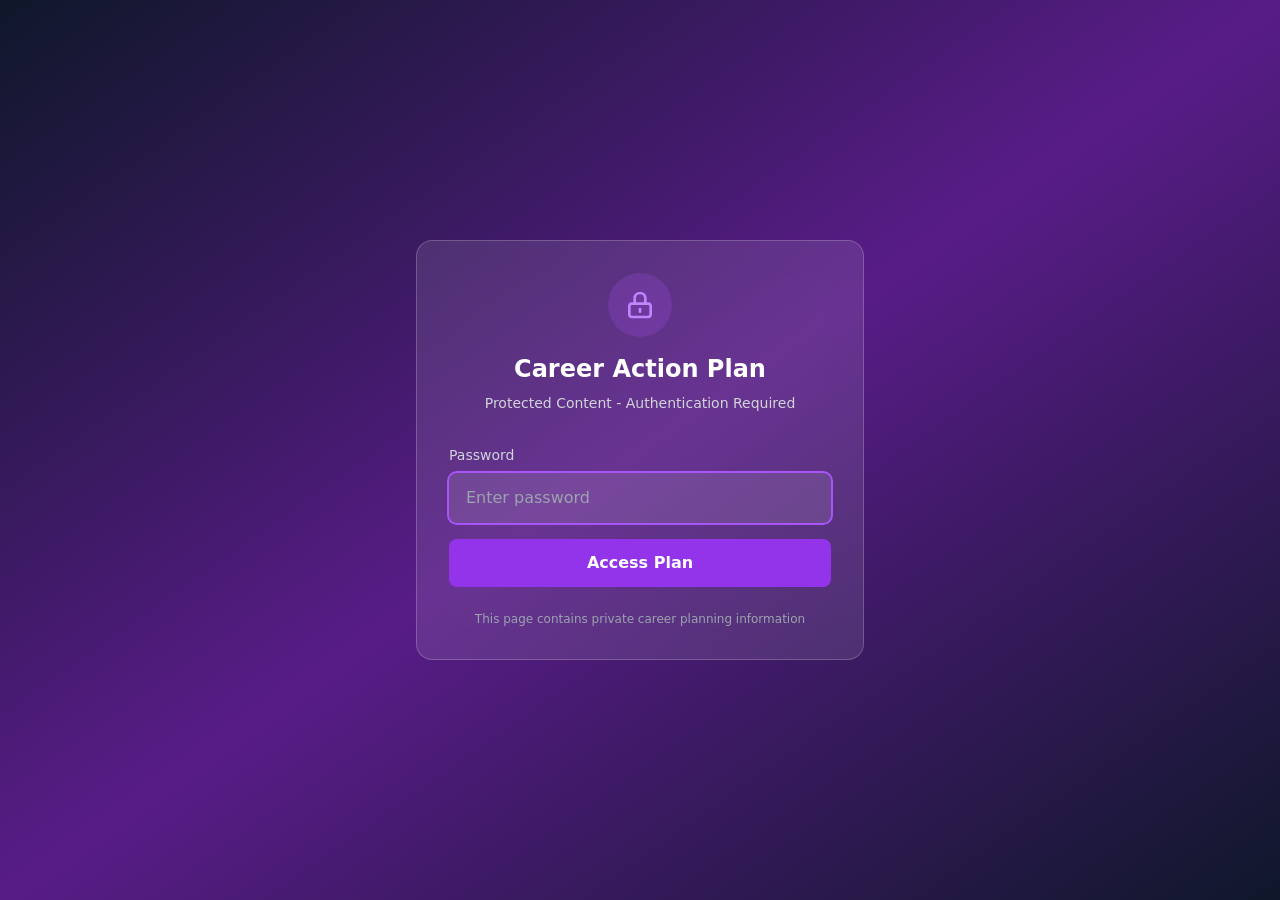
<file: career-plan.html>
<!DOCTYPE html><html lang="en"><head><meta charSet="utf-8"/><meta name="viewport" content="width=device-width, initial-scale=1"/><meta name="viewport" content="width=device-width, initial-scale=1"/><link rel="stylesheet" href="/_next/static/css/722d92651bb12016.css" crossorigin="" data-precedence="next"/><link rel="preload" as="script" fetchPriority="low" href="/_next/static/chunks/webpack-9aedba8f7e51fdbc.js" crossorigin=""/><script src="/_next/static/chunks/fd9d1056-7fa5ec8491e7e8ff.js" async="" crossorigin=""></script><script src="/_next/static/chunks/69-995444522c43a2b3.js" async="" crossorigin=""></script><script src="/_next/static/chunks/main-app-be55a509edac8fe8.js" async="" crossorigin=""></script><script src="/_next/static/chunks/102-1129508df494686b.js" async=""></script><script src="/_next/static/chunks/112-387de805e72cd2bd.js" async=""></script><script src="/_next/static/chunks/app/career-plan/page-ff08764db10b7531.js" async=""></script><meta name="google-site-verification" content="Ch22C0dsHTLAZJnEUmBmcakJioD4sk-Ml9xFOVtK3Ts"/><title>Tusshar Lingagiri - Hardware-Accelerated AI Engineer | FPGA + Multi-Agent Systems</title><meta name="description" content="Hardware-Accelerated AI Engineer specializing in FPGA-based AI systems, low-latency ML inference, and production multi-agent orchestration. Building next-gen AI with hardware acceleration."/><meta name="author" content="Tusshar Lingagiri"/><meta name="keywords" content="FPGA AI Engineer, Hardware-Accelerated AI, Low-Latency ML, FPGA Inference, Multi-Agent Systems, Agentic AI, Hardware Acceleration, Quantitative Trading, HFT, LLM Development, RAG Pipelines, TensorFlow, PyTorch, Verilog, FPGA"/><meta property="og:title" content="Tusshar Lingagiri - Hardware-Accelerated AI Engineer"/><meta property="og:description" content="FPGA + Multi-Agent Systems | Low-latency ML inference and hardware-accelerated AI"/><meta property="og:locale" content="en_GB"/><meta property="og:type" content="website"/><meta name="twitter:card" content="summary_large_image"/><meta name="twitter:title" content="Tusshar Lingagiri - Hardware-Accelerated AI Engineer"/><meta name="twitter:description" content="FPGA + Multi-Agent Systems | Building next-gen AI with hardware acceleration"/><script src="/_next/static/chunks/polyfills-c67a75d1b6f99dc8.js" crossorigin="" noModule=""></script></head><body><div class="min-h-screen bg-gradient-to-br from-slate-900 via-purple-900 to-slate-900 flex items-center justify-center p-4"><div class="bg-white/10 backdrop-blur-lg rounded-2xl p-8 w-full max-w-md border border-white/20"><div class="text-center mb-8"><div class="inline-flex items-center justify-center w-16 h-16 bg-purple-500/20 rounded-full mb-4"><svg class="w-8 h-8 text-purple-400" fill="none" stroke="currentColor" viewBox="0 0 24 24"><path stroke-linecap="round" stroke-linejoin="round" stroke-width="2" d="M12 15v2m-6 4h12a2 2 0 002-2v-6a2 2 0 00-2-2H6a2 2 0 00-2 2v6a2 2 0 002 2zm10-10V7a4 4 0 00-8 0v4h8z"></path></svg></div><h1 class="text-2xl font-bold text-white mb-2">Career Action Plan</h1><p class="text-gray-300 text-sm">Protected Content - Authentication Required</p></div><form class="space-y-4"><div><label for="password" class="block text-sm font-medium text-gray-300 mb-2">Password</label><input type="password" id="password" class="w-full px-4 py-3 bg-white/10 border border-white/20 rounded-lg text-white placeholder-gray-400 focus:outline-none focus:ring-2 focus:ring-purple-500 focus:border-transparent" placeholder="Enter password" autofocus="" value=""/></div><button type="submit" class="w-full bg-purple-600 hover:bg-purple-700 disabled:bg-purple-800 disabled:cursor-not-allowed text-white font-semibold py-3 px-6 rounded-lg transition-colors duration-200 flex items-center justify-center gap-2">Access Plan</button></form><div class="mt-6 text-center text-xs text-gray-400"><p>This page contains private career planning information</p></div></div></div><script src="/_next/static/chunks/webpack-9aedba8f7e51fdbc.js" crossorigin="" async=""></script><script>(self.__next_f=self.__next_f||[]).push([0]);self.__next_f.push([2,null])</script><script>self.__next_f.push([1,"1:HL[\"/_next/static/css/722d92651bb12016.css\",\"style\",{\"crossOrigin\":\"\"}]\n0:\"$L2\"\n"])</script><script>self.__next_f.push([1,"3:I[7690,[],\"\"]\n5:I[7831,[],\"\"]\n6:I[9038,[\"102\",\"static/chunks/102-1129508df494686b.js\",\"112\",\"static/chunks/112-387de805e72cd2bd.js\",\"326\",\"static/chunks/app/career-plan/page-ff08764db10b7531.js\"],\"\"]\n7:I[5613,[],\"\"]\n8:I[1778,[],\"\"]\na:I[8955,[],\"\"]\nb:[]\n"])</script><script>self.__next_f.push([1,"2:[[[\"$\",\"link\",\"0\",{\"rel\":\"stylesheet\",\"href\":\"/_next/static/css/722d92651bb12016.css\",\"precedence\":\"next\",\"crossOrigin\":\"\"}]],[\"$\",\"$L3\",null,{\"buildId\":\"BSD5ZFt1iJJp1tJ3R_rQu\",\"assetPrefix\":\"\",\"initialCanonicalUrl\":\"/career-plan\",\"initialTree\":[\"\",{\"children\":[\"career-plan\",{\"children\":[\"__PAGE__\",{}]}]},\"$undefined\",\"$undefined\",true],\"initialSeedData\":[\"\",{\"children\":[\"career-plan\",{\"children\":[\"__PAGE__\",{},[\"$L4\",[\"$\",\"$L5\",null,{\"propsForComponent\":{\"params\":{}},\"Component\":\"$6\",\"isStaticGeneration\":true}],null]]},[\"$\",\"$L7\",null,{\"parallelRouterKey\":\"children\",\"segmentPath\":[\"children\",\"career-plan\",\"children\"],\"loading\":\"$undefined\",\"loadingStyles\":\"$undefined\",\"loadingScripts\":\"$undefined\",\"hasLoading\":false,\"error\":\"$undefined\",\"errorStyles\":\"$undefined\",\"errorScripts\":\"$undefined\",\"template\":[\"$\",\"$L8\",null,{}],\"templateStyles\":\"$undefined\",\"templateScripts\":\"$undefined\",\"notFound\":\"$undefined\",\"notFoundStyles\":\"$undefined\",\"styles\":null}]]},[null,[\"$\",\"html\",null,{\"lang\":\"en\",\"children\":[[\"$\",\"head\",null,{\"children\":[[\"$\",\"meta\",null,{\"name\":\"viewport\",\"content\":\"width=device-width, initial-scale=1\"}],[\"$\",\"meta\",null,{\"name\":\"google-site-verification\",\"content\":\"Ch22C0dsHTLAZJnEUmBmcakJioD4sk-Ml9xFOVtK3Ts\"}]]}],[\"$\",\"body\",null,{\"children\":[\"$\",\"$L7\",null,{\"parallelRouterKey\":\"children\",\"segmentPath\":[\"children\"],\"loading\":\"$undefined\",\"loadingStyles\":\"$undefined\",\"loadingScripts\":\"$undefined\",\"hasLoading\":false,\"error\":\"$undefined\",\"errorStyles\":\"$undefined\",\"errorScripts\":\"$undefined\",\"template\":[\"$\",\"$L8\",null,{}],\"templateStyles\":\"$undefined\",\"templateScripts\":\"$undefined\",\"notFound\":[[\"$\",\"title\",null,{\"children\":\"404: This page could not be found.\"}],[\"$\",\"div\",null,{\"style\":{\"fontFamily\":\"system-ui,\\\"Segoe UI\\\",Roboto,Helvetica,Arial,sans-serif,\\\"Apple Color Emoji\\\",\\\"Segoe UI Emoji\\\"\",\"height\":\"100vh\",\"textAlign\":\"center\",\"display\":\"flex\",\"flexDirection\":\"column\",\"alignItems\":\"center\",\"justifyContent\":\"center\"},\"children\":[\"$\",\"div\",null,{\"children\":[[\"$\",\"style\",null,{\"dangerouslySetInnerHTML\":{\"__html\":\"body{color:#000;background:#fff;margin:0}.next-error-h1{border-right:1px solid rgba(0,0,0,.3)}@media (prefers-color-scheme:dark){body{color:#fff;background:#000}.next-error-h1{border-right:1px solid rgba(255,255,255,.3)}}\"}}],[\"$\",\"h1\",null,{\"className\":\"next-error-h1\",\"style\":{\"display\":\"inline-block\",\"margin\":\"0 20px 0 0\",\"padding\":\"0 23px 0 0\",\"fontSize\":24,\"fontWeight\":500,\"verticalAlign\":\"top\",\"lineHeight\":\"49px\"},\"children\":\"404\"}],[\"$\",\"div\",null,{\"style\":{\"display\":\"inline-block\"},\"children\":[\"$\",\"h2\",null,{\"style\":{\"fontSize\":14,\"fontWeight\":400,\"lineHeight\":\"49px\",\"margin\":0},\"children\":\"This page could not be found.\"}]}]]}]}]],\"notFoundStyles\":[],\"styles\":null}]}]]}],null]],\"initialHead\":[false,\"$L9\"],\"globalErrorComponent\":\"$a\",\"missingSlots\":\"$Wb\"}]]\n"])</script><script>self.__next_f.push([1,"9:[[\"$\",\"meta\",\"0\",{\"name\":\"viewport\",\"content\":\"width=device-width, initial-scale=1\"}],[\"$\",\"meta\",\"1\",{\"charSet\":\"utf-8\"}],[\"$\",\"title\",\"2\",{\"children\":\"Tusshar Lingagiri - Hardware-Accelerated AI Engineer | FPGA + Multi-Agent Systems\"}],[\"$\",\"meta\",\"3\",{\"name\":\"description\",\"content\":\"Hardware-Accelerated AI Engineer specializing in FPGA-based AI systems, low-latency ML inference, and production multi-agent orchestration. Building next-gen AI with hardware acceleration.\"}],[\"$\",\"meta\",\"4\",{\"name\":\"author\",\"content\":\"Tusshar Lingagiri\"}],[\"$\",\"meta\",\"5\",{\"name\":\"keywords\",\"content\":\"FPGA AI Engineer, Hardware-Accelerated AI, Low-Latency ML, FPGA Inference, Multi-Agent Systems, Agentic AI, Hardware Acceleration, Quantitative Trading, HFT, LLM Development, RAG Pipelines, TensorFlow, PyTorch, Verilog, FPGA\"}],[\"$\",\"meta\",\"6\",{\"property\":\"og:title\",\"content\":\"Tusshar Lingagiri - Hardware-Accelerated AI Engineer\"}],[\"$\",\"meta\",\"7\",{\"property\":\"og:description\",\"content\":\"FPGA + Multi-Agent Systems | Low-latency ML inference and hardware-accelerated AI\"}],[\"$\",\"meta\",\"8\",{\"property\":\"og:locale\",\"content\":\"en_GB\"}],[\"$\",\"meta\",\"9\",{\"property\":\"og:type\",\"content\":\"website\"}],[\"$\",\"meta\",\"10\",{\"name\":\"twitter:card\",\"content\":\"summary_large_image\"}],[\"$\",\"meta\",\"11\",{\"name\":\"twitter:title\",\"content\":\"Tusshar Lingagiri - Hardware-Accelerated AI Engineer\"}],[\"$\",\"meta\",\"12\",{\"name\":\"twitter:description\",\"content\":\"FPGA + Multi-Agent Systems | Building next-gen AI with hardware acceleration\"}]]\n"])</script><script>self.__next_f.push([1,"4:null\n"])</script><script>self.__next_f.push([1,""])</script></body></html>
</file>
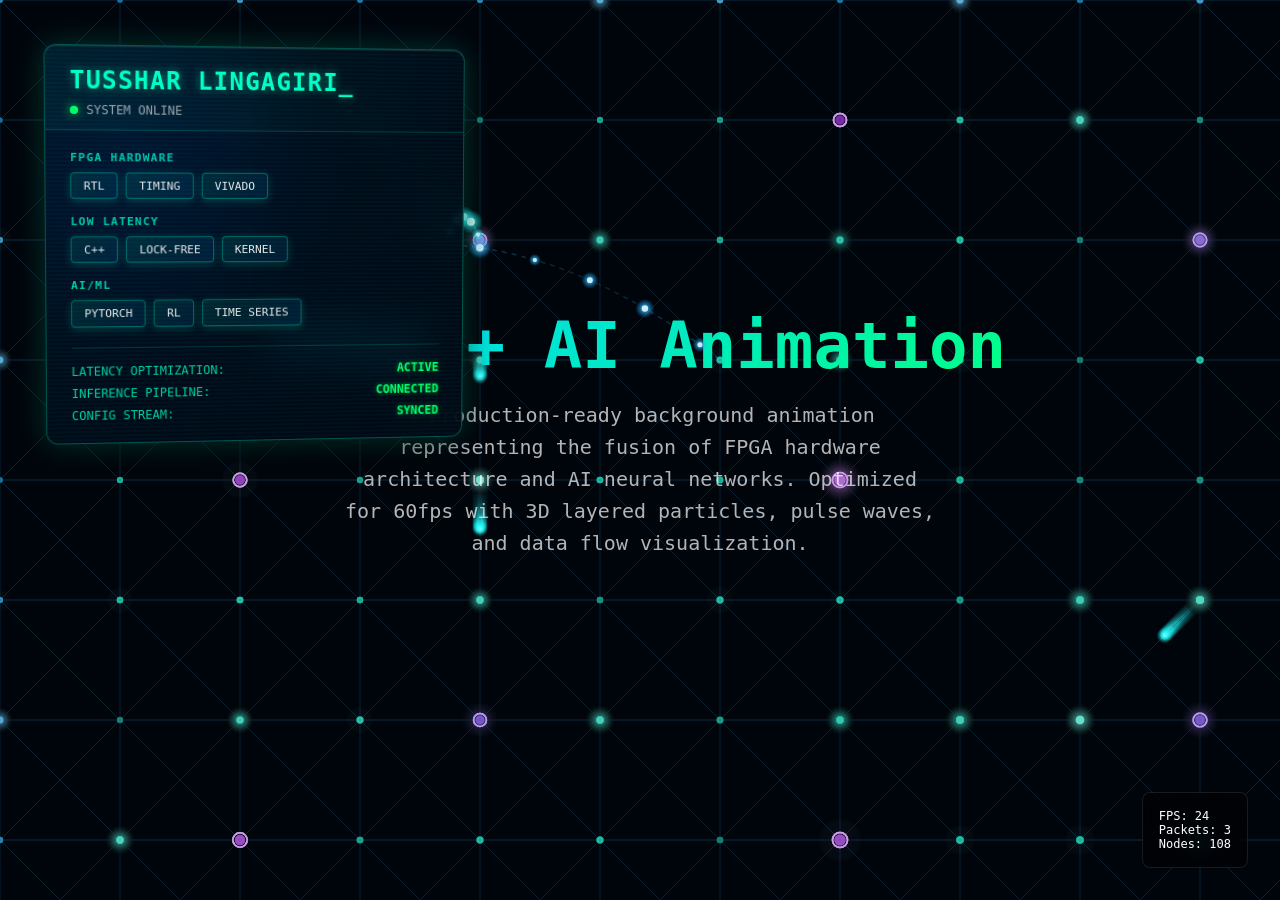
<file: fpga-demo.html>
<!DOCTYPE html>
<html lang="en">
<head>
  <meta charset="UTF-8">
  <meta name="viewport" content="width=device-width, initial-scale=1.0">
  <title>FPGA + AI Background Demo</title>
  <style>
    * {
      margin: 0;
      padding: 0;
      box-sizing: border-box;
    }

    body {
      font-family: 'SF Mono', 'Monaco', 'Inconsolata', 'Fira Code', monospace;
      overflow-x: hidden;
      background: #05080f;
      color: white;
    }

    #canvas {
      position: fixed;
      top: 0;
      left: 0;
      width: 100vw;
      height: 100vh;
      z-index: -1;
      background: linear-gradient(to bottom, #05080f 0%, #0a0e15 50%, #050810 100%);
    }

    .content {
      position: relative;
      z-index: 1;
      min-height: 100vh;
      display: flex;
      flex-direction: column;
      align-items: center;
      justify-content: center;
      padding: 2rem;
      text-align: center;
    }

    h1 {
      font-size: clamp(2rem, 5vw, 4rem);
      font-weight: 700;
      margin-bottom: 1rem;
      background: linear-gradient(135deg, #00d4ff 0%, #00ff88 100%);
      -webkit-background-clip: text;
      -webkit-text-fill-color: transparent;
      background-clip: text;
    }

    p {
      font-size: clamp(1rem, 2vw, 1.25rem);
      color: rgba(255, 255, 255, 0.7);
      max-width: 600px;
      line-height: 1.6;
      margin-bottom: 2rem;
    }

    /* Developer Profile Panel - System Node Integration */
    .dev-panel {
      position: fixed;
      top: 3rem;
      left: 3rem;
      width: 420px;
      background: linear-gradient(135deg, rgba(0, 15, 30, 0.85) 0%, rgba(0, 8, 20, 0.9) 100%);
      backdrop-filter: blur(20px) saturate(180%);
      padding: 0;
      border-radius: 12px;
      border: 1.5px solid rgba(0, 255, 198, 0.3);
      box-shadow:
        0 0 30px rgba(0, 255, 198, 0.2),
        0 8px 32px rgba(0, 0, 0, 0.6),
        inset 0 1px 0 rgba(255, 255, 255, 0.1);
      font-size: 0.875rem;
      z-index: 10;
      transform: perspective(1000px) rotateX(-2deg) rotateY(5deg);
      transform-style: preserve-3d;
      transition: transform 0.3s cubic-bezier(0.23, 1, 0.32, 1);
      overflow: hidden;
      animation: panelPulse 3s ease-in-out infinite;
    }

    @keyframes panelPulse {
      0%, 100% { box-shadow: 0 0 30px rgba(0, 255, 198, 0.2), 0 8px 32px rgba(0, 0, 0, 0.6); }
      50% { box-shadow: 0 0 40px rgba(0, 255, 198, 0.4), 0 8px 32px rgba(0, 0, 0, 0.6); }
    }

    .dev-panel::before {
      content: '';
      position: absolute;
      top: 0;
      left: 0;
      right: 0;
      bottom: 0;
      background:
        repeating-linear-gradient(
          0deg,
          transparent,
          transparent 2px,
          rgba(0, 255, 198, 0.03) 2px,
          rgba(0, 255, 198, 0.03) 4px
        ),
        radial-gradient(circle at 20% 30%, rgba(0, 100, 255, 0.1) 0%, transparent 50%);
      pointer-events: none;
      animation: scanlines 8s linear infinite;
    }

    @keyframes scanlines {
      0% { transform: translateY(0); }
      100% { transform: translateY(20px); }
    }

    .dev-panel::after {
      content: '';
      position: absolute;
      top: 0;
      left: 0;
      right: 0;
      bottom: 0;
      background:
        url('data:image/svg+xml,<svg width="100" height="100" xmlns="http://www.w3.org/2000/svg"><defs><pattern id="hexagons" x="0" y="0" width="50" height="43.4" patternUnits="userSpaceOnUse"><path d="M25 0 L50 12.5 L50 37.5 L25 50 L0 37.5 L0 12.5 Z" fill="none" stroke="rgba(0,255,198,0.05)" stroke-width="0.5"/></pattern></defs><rect width="100" height="100" fill="url(%23hexagons)"/></svg>');
      opacity: 0.3;
      pointer-events: none;
    }

    .panel-header {
      position: relative;
      padding: 1.25rem 1.5rem 0.75rem;
      border-bottom: 1px solid rgba(0, 255, 198, 0.2);
      background: linear-gradient(to right, rgba(0, 255, 198, 0.05), transparent);
    }

    .panel-title {
      font-size: 1.5rem;
      font-weight: 700;
      letter-spacing: 0.05em;
      color: #00FFC6;
      margin-bottom: 0.25rem;
      text-shadow: 0 0 10px rgba(0, 255, 198, 0.5);
      font-family: 'SF Mono', 'Monaco', 'Inconsolata', monospace;
    }

    .panel-title::after {
      content: '_';
      animation: blink 1s step-start infinite;
      color: #00FFC6;
    }

    @keyframes blink {
      50% { opacity: 0; }
    }

    .status-line {
      display: flex;
      align-items: center;
      gap: 0.5rem;
      font-size: 0.75rem;
      color: rgba(255, 255, 255, 0.6);
      margin-top: 0.5rem;
    }

    .status-indicator {
      width: 8px;
      height: 8px;
      border-radius: 50%;
      background: #00ff66;
      box-shadow: 0 0 10px rgba(0, 255, 102, 0.8);
      animation: statusBlink 2s ease-in-out infinite;
    }

    @keyframes statusBlink {
      0%, 100% { opacity: 1; }
      50% { opacity: 0.4; }
    }

    .panel-content {
      padding: 1.25rem 1.5rem;
    }

    .system-modules {
      margin-bottom: 1.25rem;
    }

    .module-category {
      margin-bottom: 1rem;
    }

    .module-category:last-child {
      margin-bottom: 0;
    }

    .module-label {
      font-size: 0.7rem;
      color: rgba(0, 255, 198, 0.8);
      letter-spacing: 0.1em;
      margin-bottom: 0.5rem;
      font-weight: 600;
      text-transform: uppercase;
    }

    .module-chips {
      display: flex;
      flex-wrap: wrap;
      gap: 0.5rem;
    }

    .chip {
      padding: 0.35rem 0.75rem;
      background: linear-gradient(135deg, rgba(0, 255, 198, 0.1), rgba(0, 150, 255, 0.1));
      border: 1px solid rgba(0, 255, 198, 0.3);
      border-radius: 4px;
      font-size: 0.7rem;
      color: rgba(255, 255, 255, 0.9);
      font-family: 'SF Mono', monospace;
      box-shadow: 0 2px 8px rgba(0, 255, 198, 0.2);
      transition: all 0.2s ease;
      position: relative;
      overflow: hidden;
    }

    .chip::before {
      content: '';
      position: absolute;
      top: 0;
      left: -100%;
      width: 100%;
      height: 100%;
      background: linear-gradient(90deg, transparent, rgba(255, 255, 255, 0.2), transparent);
      animation: chipShimmer 3s linear infinite;
    }

    @keyframes chipShimmer {
      0% { left: -100%; }
      100% { left: 100%; }
    }

    .chip:hover {
      transform: translateY(-2px);
      box-shadow: 0 4px 12px rgba(0, 255, 198, 0.4);
      border-color: rgba(0, 255, 198, 0.6);
    }

    .metrics {
      display: flex;
      flex-direction: column;
      gap: 0.5rem;
      padding-top: 1rem;
      border-top: 1px solid rgba(0, 255, 198, 0.15);
    }

    .metric-item {
      display: flex;
      justify-content: space-between;
      align-items: center;
      font-size: 0.75rem;
      color: rgba(255, 255, 255, 0.7);
    }

    .metric-label {
      color: rgba(0, 255, 198, 0.8);
    }

    .metric-value {
      color: #00ff66;
      font-weight: 600;
      text-shadow: 0 0 5px rgba(0, 255, 102, 0.5);
    }

    /* Data Connection Lines */
    .connection-line {
      position: fixed;
      pointer-events: none;
      z-index: 5;
    }

    .stats {
      position: fixed;
      bottom: 2rem;
      right: 2rem;
      background: rgba(0, 0, 0, 0.5);
      backdrop-filter: blur(10px);
      padding: 1rem;
      border-radius: 8px;
      border: 1px solid rgba(255, 255, 255, 0.1);
      font-size: 0.75rem;
      font-family: monospace;
      z-index: 10;
    }

    @media (max-width: 768px) {
      .dev-panel {
        width: calc(100vw - 2rem);
        left: 1rem;
        top: 1rem;
        transform: perspective(1000px) rotateX(0deg) rotateY(0deg);
      }

      .panel-title {
        font-size: 1.2rem;
      }

      .module-chips {
        gap: 0.4rem;
      }

      .chip {
        font-size: 0.65rem;
        padding: 0.3rem 0.6rem;
      }

      .stats {
        font-size: 0.75rem;
        padding: 0.75rem 1rem;
        bottom: 1rem;
        right: 1rem;
      }

      .content {
        padding-top: 280px;
      }
    }
  </style>
</head>
<body>
  <canvas id="canvas"></canvas>

  <!-- Developer Profile Panel - System Node -->
  <div class="dev-panel" id="devPanel">
    <div class="panel-header">
      <div class="panel-title">TUSSHAR LINGAGIRI</div>
      <div class="status-line">
        <div class="status-indicator"></div>
        <span>SYSTEM ONLINE</span>
      </div>
    </div>

    <div class="panel-content">
      <div class="system-modules">
        <div class="module-category">
          <div class="module-label">FPGA HARDWARE</div>
          <div class="module-chips">
            <div class="chip">RTL</div>
            <div class="chip">TIMING</div>
            <div class="chip">VIVADO</div>
          </div>
        </div>

        <div class="module-category">
          <div class="module-label">LOW LATENCY</div>
          <div class="module-chips">
            <div class="chip">C++</div>
            <div class="chip">LOCK-FREE</div>
            <div class="chip">KERNEL</div>
          </div>
        </div>

        <div class="module-category">
          <div class="module-label">AI/ML</div>
          <div class="module-chips">
            <div class="chip">PYTORCH</div>
            <div class="chip">RL</div>
            <div class="chip">TIME SERIES</div>
          </div>
        </div>
      </div>

      <div class="metrics">
        <div class="metric-item">
          <span class="metric-label">LATENCY OPTIMIZATION:</span>
          <span class="metric-value">ACTIVE</span>
        </div>
        <div class="metric-item">
          <span class="metric-label">INFERENCE PIPELINE:</span>
          <span class="metric-value">CONNECTED</span>
        </div>
        <div class="metric-item">
          <span class="metric-label">CONFIG STREAM:</span>
          <span class="metric-value" id="configStream">SYNCED</span>
        </div>
      </div>
    </div>
  </div>

  <!-- Data connection lines canvas -->
  <canvas id="connectionCanvas" style="position: fixed; top: 0; left: 0; width: 100vw; height: 100vh; z-index: 5; pointer-events: none;"></canvas>

  <div class="stats">
    <div>FPS: <span id="fps">60</span></div>
    <div>Packets: <span id="packets">0</span></div>
    <div>Nodes: <span id="nodes">0</span></div>
  </div>

  <div class="content">
    <h1>FPGA + AI Animation</h1>
    <p>
      A production-ready background animation representing the fusion of
      FPGA hardware architecture and AI neural networks. Optimized for
      60fps with 3D layered particles, pulse waves, and data flow visualization.
    </p>
  </div>

  <script>
    // FPGA + AI Background Animation
    // Production-ready, optimized implementation

    const canvas = document.getElementById('canvas');
    const ctx = canvas.getContext('2d', {
      alpha: true,
      desynchronized: true,
    });

    let mouse = { x: 0, y: 0 };
    let prefersReducedMotion = window.matchMedia('(prefers-reduced-motion: reduce)').matches;

    // FPS counter
    let frameCount = 0;
    let lastFpsUpdate = Date.now();
    setInterval(() => {
      const now = Date.now();
      const fps = Math.round((frameCount * 1000) / (now - lastFpsUpdate));
      document.getElementById('fps').textContent = fps;
      frameCount = 0;
      lastFpsUpdate = now;
    }, 1000);

    // Responsive canvas
    function resizeCanvas() {
      const dpr = Math.min(window.devicePixelRatio || 1, 2);
      canvas.width = window.innerWidth * dpr;
      canvas.height = window.innerHeight * dpr;
      canvas.style.width = `${window.innerWidth}px`;
      canvas.style.height = `${window.innerHeight}px`;
      ctx.scale(dpr, dpr);
    }
    resizeCanvas();
    window.addEventListener('resize', resizeCanvas);

    // Mouse tracking with panel parallax
    const devPanel = document.getElementById('devPanel');
    window.addEventListener('mousemove', (e) => {
      mouse.x = (e.clientX / window.innerWidth) * 2 - 1;
      mouse.y = (e.clientY / window.innerHeight) * 2 - 1;

      // Apply parallax to dev panel
      const parallaxStrength = 5;
      const rotateX = -mouse.y * 2;
      const rotateY = mouse.x * 5;
      const translateX = mouse.x * parallaxStrength;
      const translateY = mouse.y * parallaxStrength;

      devPanel.style.transform = `
        perspective(1000px)
        rotateX(${-2 + rotateX}deg)
        rotateY(${5 + rotateY}deg)
        translate(${translateX}px, ${translateY}px)
      `;
    });

    // FPGA Grid Setup
    const gridSpacing = 120;
    const cols = Math.ceil(window.innerWidth / gridSpacing) + 1;
    const rows = Math.ceil(window.innerHeight / gridSpacing) + 1;

    const nodes = [];
    const nodeMap = new Map();

    // Create nodes
    for (let row = 0; row < rows; row++) {
      for (let col = 0; col < cols; col++) {
        const x = col * gridSpacing;
        const y = row * gridSpacing;
        const z = (row / rows + col / cols) / 2;

        let type = 'CLB';
        if (row === 0 || row === rows - 1 || col === 0 || col === cols - 1) {
          type = 'IO';
        } else if (col % 5 === 2 && row % 3 === 1) {
          type = 'DSP';
        } else if (col % 6 === 4 && row % 4 === 2) {
          type = 'BRAM';
        }

        const nodeIndex = nodes.length;
        nodeMap.set(`${col},${row}`, nodeIndex);

        nodes.push({
          x, y, z, type,
          active: Math.random(),
          pulsePhase: Math.random() * Math.PI * 2,
          baseSize: type === 'IO' ? 4 : type === 'DSP' ? 6 : type === 'BRAM' ? 5 : 4,
          connections: [],
        });
      }
    }

    // Create connections
    nodes.forEach((node, idx) => {
      const col = idx % cols;
      const row = Math.floor(idx / cols);

      [[col + 1, row], [col, row + 1], [col + 1, row + 1], [col - 1, row + 1]].forEach(([c, r]) => {
        const key = `${c},${r}`;
        const targetIdx = nodeMap.get(key);
        if (targetIdx !== undefined && !node.connections.includes(targetIdx)) {
          node.connections.push(targetIdx);
        }
      });
    });

    document.getElementById('nodes').textContent = nodes.length;

    // Animation state
    const dataPackets = [];
    const pulseWaves = [];
    let frame = 0;

    function spawnDataPacket() {
      if (dataPackets.length > 40) return;

      const fromNode = Math.floor(Math.random() * nodes.length);
      const node = nodes[fromNode];
      if (node.connections.length === 0) return;

      const toNode = node.connections[Math.floor(Math.random() * node.connections.length)];

      dataPackets.push({
        fromNode, toNode,
        progress: 0,
        speed: 0.01 + Math.random() * 0.015,
        layer: node.z,
        hue: node.type === 'DSP' ? 280 : node.type === 'BRAM' ? 200 : 180,
      });
    }

    function spawnPulseWave() {
      if (pulseWaves.length > 3) return;

      const node = nodes[Math.floor(Math.random() * nodes.length)];
      pulseWaves.push({
        x: node.x,
        y: node.y,
        radius: 0,
        maxRadius: 200 + Math.random() * 200,
        alpha: 0.6,
      });
    }

    function getNodeColor(node, active, customAlpha) {
      const alpha = customAlpha !== undefined ? customAlpha : 0.3 + active * 0.5;
      const colorMap = {
        IO: [200, 80, 50],
        DSP: [280, 70, 50],
        BRAM: [260, 75, 50],
        CLB: [170, 75, 40],
      };
      const [h, s, l] = colorMap[node.type];
      return `hsla(${h}, ${s}%, ${l + active * 30}%, ${alpha})`;
    }

    // Main animation loop
    let lastFrameTime = 0;
    const targetFPS = 60;
    const frameInterval = 1000 / targetFPS;

    function animate(currentTime) {
      const elapsed = currentTime - lastFrameTime;
      if (elapsed < frameInterval) {
        requestAnimationFrame(animate);
        return;
      }
      lastFrameTime = currentTime - (elapsed % frameInterval);

      frame++;
      frameCount++;

      const animationSpeed = prefersReducedMotion ? 0.3 : 1;

      // Clear with fade
      ctx.fillStyle = 'rgba(5, 8, 15, 0.15)';
      ctx.fillRect(0, 0, window.innerWidth, window.innerHeight);

      const parallaxX = mouse.x * 10;
      const parallaxY = mouse.y * 10;

      // Draw connections
      ctx.strokeStyle = 'rgba(30, 60, 80, 0.15)';
      ctx.lineWidth = 1;
      nodes.forEach((node) => {
        node.connections.forEach((targetIdx) => {
          const target = nodes[targetIdx];
          const scale = 0.7 + node.z * 0.3;
          ctx.beginPath();
          ctx.moveTo(node.x + parallaxX * node.z * scale, node.y + parallaxY * node.z * scale);
          ctx.lineTo(target.x + parallaxX * target.z * scale, target.y + parallaxY * target.z * scale);
          ctx.stroke();
        });
      });

      // Draw pulse waves
      pulseWaves.forEach((wave, idx) => {
        wave.radius += 2 * animationSpeed;
        wave.alpha -= 0.01 * animationSpeed;

        if (wave.alpha <= 0 || wave.radius > wave.maxRadius) {
          pulseWaves.splice(idx, 1);
          return;
        }

        ctx.strokeStyle = `hsla(180, 100%, 60%, ${wave.alpha * 0.4})`;
        ctx.lineWidth = 2;
        ctx.beginPath();
        ctx.arc(wave.x + parallaxX * 0.5, wave.y + parallaxY * 0.5, wave.radius, 0, Math.PI * 2);
        ctx.stroke();

        // Inner glow
        const gradient = ctx.createRadialGradient(
          wave.x + parallaxX * 0.5,
          wave.y + parallaxY * 0.5,
          Math.max(0, wave.radius - 10),
          wave.x + parallaxX * 0.5,
          wave.y + parallaxY * 0.5,
          wave.radius + 10
        );
        gradient.addColorStop(0, `hsla(180, 100%, 70%, 0)`);
        gradient.addColorStop(0.5, `hsla(180, 100%, 70%, ${wave.alpha * 0.3})`);
        gradient.addColorStop(1, `hsla(180, 100%, 70%, 0)`);

        ctx.strokeStyle = gradient;
        ctx.lineWidth = 4;
        ctx.stroke();
      });

      // Draw data packets
      document.getElementById('packets').textContent = dataPackets.length;

      dataPackets.forEach((packet, idx) => {
        packet.progress += packet.speed * animationSpeed;

        if (packet.progress >= 1) {
          dataPackets.splice(idx, 1);
          return;
        }

        const fromNode = nodes[packet.fromNode];
        const toNode = nodes[packet.toNode];
        const scale = 0.7 + packet.layer * 0.3;

        const x1 = fromNode.x + parallaxX * packet.layer * scale;
        const y1 = fromNode.y + parallaxY * packet.layer * scale;
        const x2 = toNode.x + parallaxX * packet.layer * scale;
        const y2 = toNode.y + parallaxY * packet.layer * scale;

        const x = x1 + (x2 - x1) * packet.progress;
        const y = y1 + (y2 - y1) * packet.progress;

        // Glow trail
        for (let i = 0; i < 5; i++) {
          const trailProgress = Math.max(0, packet.progress - i * 0.05);
          const tx = x1 + (x2 - x1) * trailProgress;
          const ty = y1 + (y2 - y1) * trailProgress;
          const alpha = (1 - i / 5) * 0.3;

          ctx.fillStyle = `hsla(${packet.hue}, 100%, 60%, ${alpha})`;
          ctx.beginPath();
          ctx.arc(tx, ty, (5 - i) * 0.8, 0, Math.PI * 2);
          ctx.fill();
        }

        // Main packet
        const gradient = ctx.createRadialGradient(x, y, 0, x, y, 8);
        gradient.addColorStop(0, `hsla(${packet.hue}, 100%, 80%, 1)`);
        gradient.addColorStop(0.3, `hsla(${packet.hue}, 100%, 60%, 0.8)`);
        gradient.addColorStop(1, `hsla(${packet.hue}, 100%, 50%, 0)`);

        ctx.fillStyle = gradient;
        ctx.beginPath();
        ctx.arc(x, y, 8, 0, Math.PI * 2);
        ctx.fill();

        fromNode.active = Math.min(1, fromNode.active + 0.1);
        toNode.active = Math.min(1, toNode.active + 0.1);
      });

      // Draw nodes
      nodes.forEach((node) => {
        node.pulsePhase += 0.02 * animationSpeed;
        const pulse = (Math.sin(node.pulsePhase) + 1) / 2;
        node.active = Math.max(0, node.active - 0.01);

        const active = node.active * 0.6 + pulse * 0.4;
        const scale = 0.7 + node.z * 0.3;
        const x = node.x + parallaxX * node.z * scale;
        const y = node.y + parallaxY * node.z * scale;
        const size = node.baseSize * scale * (0.9 + active * 0.3);

        // Glow
        if (active > 0.5) {
          const glowGradient = ctx.createRadialGradient(x, y, 0, x, y, size * 4);
          glowGradient.addColorStop(0, getNodeColor(node, active, 0.3));
          glowGradient.addColorStop(1, 'rgba(0, 0, 0, 0)');
          ctx.fillStyle = glowGradient;
          ctx.beginPath();
          ctx.arc(x, y, size * 4, 0, Math.PI * 2);
          ctx.fill();
        }

        // Node
        ctx.fillStyle = getNodeColor(node, active);
        ctx.beginPath();
        ctx.arc(x, y, size, 0, Math.PI * 2);
        ctx.fill();

        // Special indicators
        if (node.type === 'DSP' || node.type === 'BRAM') {
          ctx.strokeStyle = getNodeColor(node, 1);
          ctx.lineWidth = 1.5;
          ctx.beginPath();
          ctx.arc(x, y, size + 2, 0, Math.PI * 2);
          ctx.stroke();
        }
      });

      // Spawn new elements
      if (!prefersReducedMotion) {
        if (frame % 10 === 0) spawnDataPacket();
        if (frame % 200 === 0) spawnPulseWave();
      } else {
        if (frame % 30 === 0) spawnDataPacket();
      }

      // Draw connection lines (defined after this function)
      if (typeof drawConnectionLines === 'function') {
        drawConnectionLines();
      }

      requestAnimationFrame(animate);
    }

    // ===== DATA CONNECTION LINES SYSTEM =====
    const connectionCanvas = document.getElementById('connectionCanvas');
    const connCtx = connectionCanvas.getContext('2d', { alpha: true });

    function resizeConnectionCanvas() {
      const dpr = Math.min(window.devicePixelRatio || 1, 2);
      connectionCanvas.width = window.innerWidth * dpr;
      connectionCanvas.height = window.innerHeight * dpr;
      connectionCanvas.style.width = `${window.innerWidth}px`;
      connectionCanvas.style.height = `${window.innerHeight}px`;
      connCtx.scale(dpr, dpr);
    }
    resizeConnectionCanvas();
    window.addEventListener('resize', resizeConnectionCanvas);

    // Connection data
    const connections = [
      { targetNode: 15, label: 'CONFIG STREAM', hue: 170 },
      { targetNode: 42, label: 'CONTROL BUS', hue: 200 },
      { targetNode: 28, label: 'DATA FEED', hue: 180 }
    ];

    const dataFlows = connections.map((conn, idx) => ({
      ...conn,
      progress: idx * 0.33, // Stagger start positions
      speed: 0.008 + Math.random() * 0.004,
      particles: []
    }));

    // Initialize particles for each flow
    dataFlows.forEach(flow => {
      for (let i = 0; i < 5; i++) {
        flow.particles.push({
          offset: i * 0.2,
          size: 2 + Math.random() * 2
        });
      }
    });

    function drawConnectionLines() {
      connCtx.clearRect(0, 0, window.innerWidth, window.innerHeight);

      // Get panel position (anchor point for connections)
      const panelRect = devPanel.getBoundingClientRect();
      const panelX = panelRect.right - 20;
      const panelY = panelRect.top + panelRect.height / 2;

      dataFlows.forEach((flow, flowIdx) => {
        const targetNode = nodes[flow.targetNode];
        if (!targetNode) return;

        const scale = 0.7 + targetNode.z * 0.3;
        const parallaxX = mouse.x * 10;
        const parallaxY = mouse.y * 10;

        const targetX = targetNode.x + parallaxX * targetNode.z * scale;
        const targetY = targetNode.y + parallaxY * targetNode.z * scale;

        // Draw connection line
        const gradient = connCtx.createLinearGradient(panelX, panelY, targetX, targetY);
        gradient.addColorStop(0, `hsla(${flow.hue}, 100%, 60%, 0.3)`);
        gradient.addColorStop(0.5, `hsla(${flow.hue}, 100%, 60%, 0.15)`);
        gradient.addColorStop(1, `hsla(${flow.hue}, 100%, 60%, 0.3)`);

        connCtx.strokeStyle = gradient;
        connCtx.lineWidth = 1.5;
        connCtx.setLineDash([5, 5]);
        connCtx.lineDashOffset = -frame * 0.5;
        connCtx.beginPath();
        connCtx.moveTo(panelX, panelY);

        // Curved line using quadratic curve
        const midX = (panelX + targetX) / 2;
        const midY = (panelY + targetY) / 2 - 50;
        connCtx.quadraticCurveTo(midX, midY, targetX, targetY);
        connCtx.stroke();
        connCtx.setLineDash([]);

        // Animate data flow along the curve
        flow.progress += flow.speed;
        if (flow.progress > 1) flow.progress = 0;

        flow.particles.forEach(particle => {
          const t = (flow.progress + particle.offset) % 1;

          // Calculate position on quadratic curve
          const x = Math.pow(1 - t, 2) * panelX +
                    2 * (1 - t) * t * midX +
                    Math.pow(t, 2) * targetX;
          const y = Math.pow(1 - t, 2) * panelY +
                    2 * (1 - t) * t * midY +
                    Math.pow(t, 2) * targetY;

          // Draw glowing particle
          const particleGradient = connCtx.createRadialGradient(x, y, 0, x, y, particle.size * 3);
          particleGradient.addColorStop(0, `hsla(${flow.hue}, 100%, 80%, 0.9)`);
          particleGradient.addColorStop(0.4, `hsla(${flow.hue}, 100%, 60%, 0.6)`);
          particleGradient.addColorStop(1, `hsla(${flow.hue}, 100%, 50%, 0)`);

          connCtx.fillStyle = particleGradient;
          connCtx.beginPath();
          connCtx.arc(x, y, particle.size * 3, 0, Math.PI * 2);
          connCtx.fill();

          // Core bright dot
          connCtx.fillStyle = `hsla(${flow.hue}, 100%, 90%, 1)`;
          connCtx.beginPath();
          connCtx.arc(x, y, particle.size, 0, Math.PI * 2);
          connCtx.fill();
        });

        // Label on the line (only visible when data is flowing near midpoint)
        if (flow.progress > 0.4 && flow.progress < 0.6) {
          const labelAlpha = 1 - Math.abs(0.5 - flow.progress) * 4;
          connCtx.fillStyle = `hsla(${flow.hue}, 100%, 80%, ${labelAlpha * 0.7})`;
          connCtx.font = '9px "SF Mono", monospace';
          connCtx.fillText(flow.label, midX - 30, midY - 10);
        }

        // Activate target node when data arrives
        if (flow.progress > 0.9) {
          targetNode.active = 1;
        }
      });
    }

    // Update config stream status indicator
    setInterval(() => {
      const statuses = ['SYNCED', 'ACTIVE', 'FLOW'];
      const configStreamEl = document.getElementById('configStream');
      const currentIdx = statuses.indexOf(configStreamEl.textContent);
      configStreamEl.textContent = statuses[(currentIdx + 1) % statuses.length];
    }, 2000);

    requestAnimationFrame(animate);
  </script>
</body>
</html>
</file>
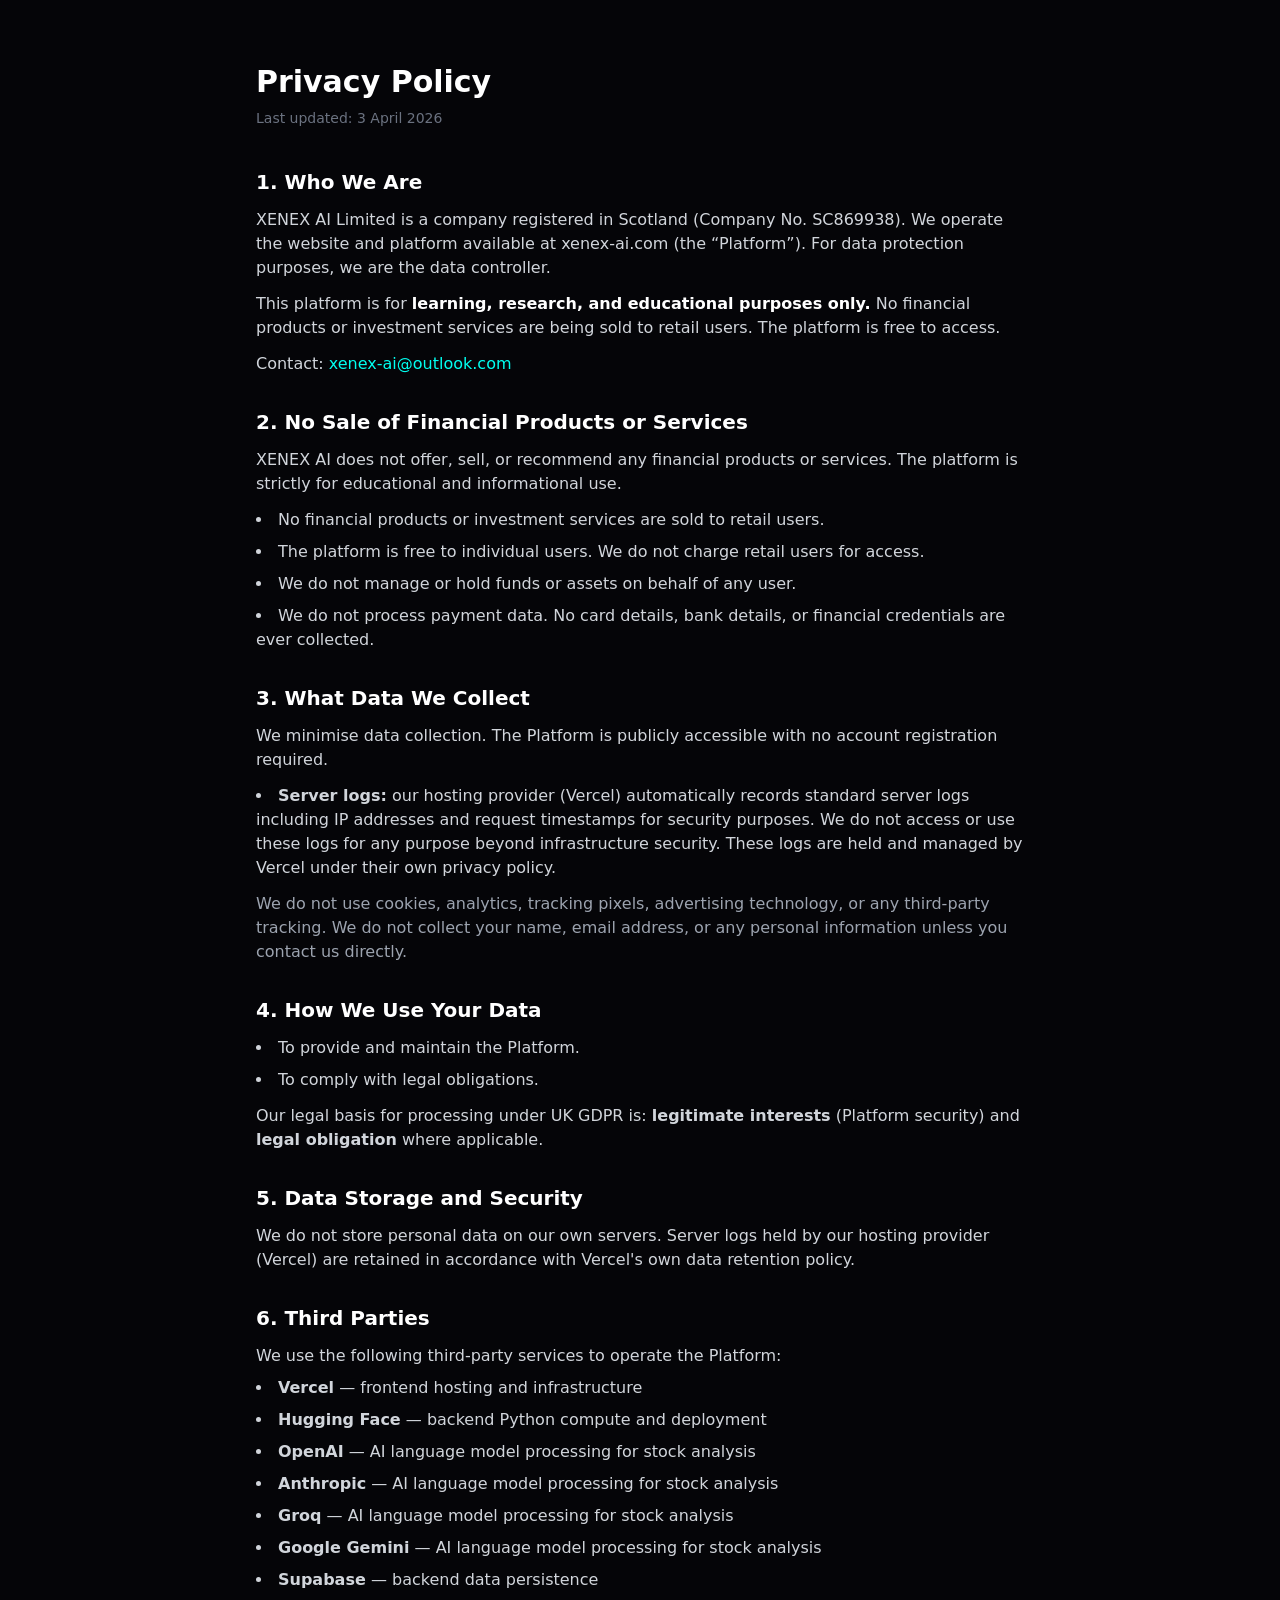
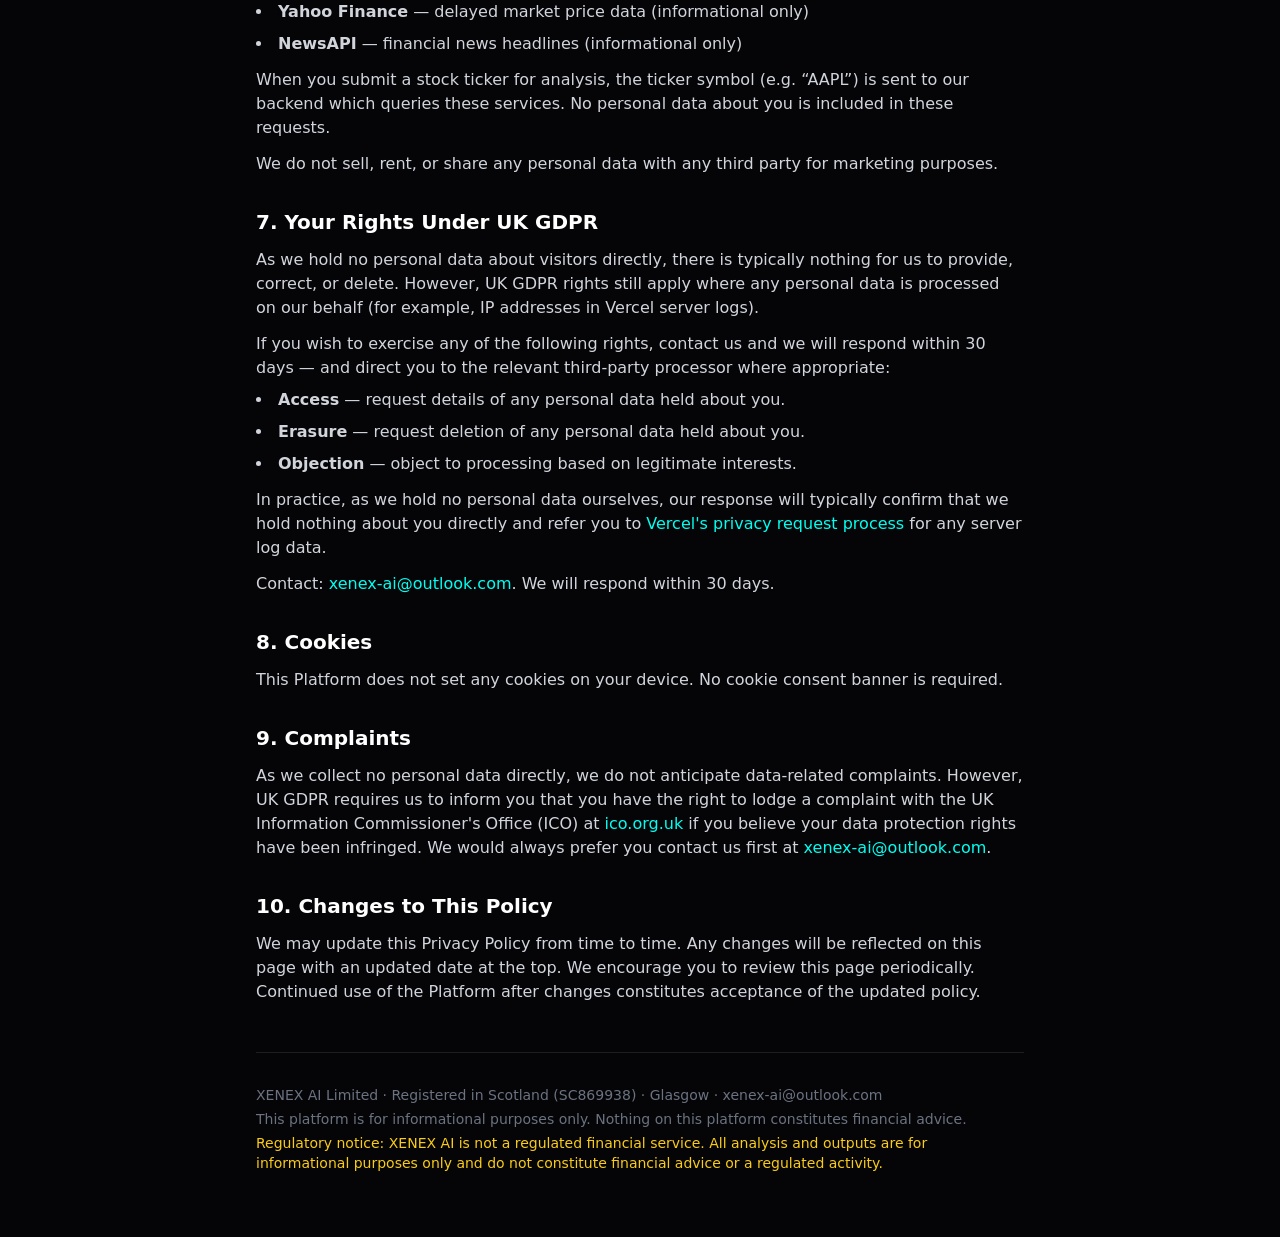
<file: privacy.html>
<!DOCTYPE html><html lang="en"><head><meta charSet="utf-8"/><meta name="viewport" content="width=device-width, initial-scale=1"/><meta name="viewport" content="width=device-width, initial-scale=1"/><link rel="stylesheet" href="/_next/static/css/722d92651bb12016.css" crossorigin="" data-precedence="next"/><link rel="preload" as="script" fetchPriority="low" href="/_next/static/chunks/webpack-9aedba8f7e51fdbc.js" crossorigin=""/><script src="/_next/static/chunks/fd9d1056-7fa5ec8491e7e8ff.js" async="" crossorigin=""></script><script src="/_next/static/chunks/69-995444522c43a2b3.js" async="" crossorigin=""></script><script src="/_next/static/chunks/main-app-be55a509edac8fe8.js" async="" crossorigin=""></script><meta name="google-site-verification" content="Ch22C0dsHTLAZJnEUmBmcakJioD4sk-Ml9xFOVtK3Ts"/><title>Privacy Policy | XENEX AI</title><meta name="description" content="Privacy Policy for XENEX AI Limited — educational research platform. How we collect, use, and protect your personal data in accordance with UK GDPR."/><meta name="author" content="Tusshar Lingagiri"/><meta name="keywords" content="FPGA AI Engineer, Hardware-Accelerated AI, Low-Latency ML, FPGA Inference, Multi-Agent Systems, Agentic AI, Hardware Acceleration, Quantitative Trading, HFT, LLM Development, RAG Pipelines, TensorFlow, PyTorch, Verilog, FPGA"/><meta property="og:title" content="Tusshar Lingagiri - Hardware-Accelerated AI Engineer"/><meta property="og:description" content="FPGA + Multi-Agent Systems | Low-latency ML inference and hardware-accelerated AI"/><meta property="og:locale" content="en_GB"/><meta property="og:type" content="website"/><meta name="twitter:card" content="summary_large_image"/><meta name="twitter:title" content="Tusshar Lingagiri - Hardware-Accelerated AI Engineer"/><meta name="twitter:description" content="FPGA + Multi-Agent Systems | Building next-gen AI with hardware acceleration"/><script src="/_next/static/chunks/polyfills-c67a75d1b6f99dc8.js" crossorigin="" noModule=""></script></head><body><main class="min-h-screen bg-xenex-darker text-gray-300 px-4 py-16"><div class="max-w-3xl mx-auto"><h1 class="text-3xl font-bold text-white mb-2">Privacy Policy</h1><p class="text-gray-500 text-sm mb-10">Last updated: 3 April 2026</p><section class="mb-8"><h2 class="text-xl font-semibold text-white mb-3">1. Who We Are</h2><p>XENEX AI Limited is a company registered in Scotland (Company No. SC869938). We operate the website and platform available at xenex-ai.com (the “Platform”). For data protection purposes, we are the data controller.</p><p class="mt-3">This platform is for <strong class="text-white">learning, research, and educational purposes only.</strong> <!-- -->No financial products or investment services are being sold to retail users. The platform is free to access.</p><p class="mt-3">Contact: <a href="mailto:xenex-ai@outlook.com" class="text-xenex-primary hover:underline">xenex-ai@outlook.com</a></p></section><section class="mb-8"><h2 class="text-xl font-semibold text-white mb-3">2. No Sale of Financial Products or Services</h2><p class="mb-3">XENEX AI does not offer, sell, or recommend any financial products or services. The platform is strictly for educational and informational use.</p><ul class="list-disc list-inside space-y-2"><li>No financial products or investment services are sold to retail users.</li><li>The platform is free to individual users. We do not charge retail users for access.</li><li>We do not manage or hold funds or assets on behalf of any user.</li><li>We do not process payment data. No card details, bank details, or financial credentials are ever collected.</li></ul></section><section class="mb-8"><h2 class="text-xl font-semibold text-white mb-3">3. What Data We Collect</h2><p class="mb-3">We minimise data collection. The Platform is publicly accessible with no account registration required.</p><ul class="list-disc list-inside space-y-2"><li><strong>Server logs:</strong> our hosting provider (Vercel) automatically records standard server logs including IP addresses and request timestamps for security purposes. We do not access or use these logs for any purpose beyond infrastructure security. These logs are held and managed by Vercel under their own privacy policy.</li></ul><p class="mt-3 text-gray-400">We do not use cookies, analytics, tracking pixels, advertising technology, or any third-party tracking. We do not collect your name, email address, or any personal information unless you contact us directly.</p></section><section class="mb-8"><h2 class="text-xl font-semibold text-white mb-3">4. How We Use Your Data</h2><ul class="list-disc list-inside space-y-2"><li>To provide and maintain the Platform.</li><li>To comply with legal obligations.</li></ul><p class="mt-3">Our legal basis for processing under UK GDPR is: <strong>legitimate interests</strong> (Platform security) and <strong>legal obligation</strong> where applicable.</p></section><section class="mb-8"><h2 class="text-xl font-semibold text-white mb-3">5. Data Storage and Security</h2><p>We do not store personal data on our own servers. Server logs held by our hosting provider (Vercel) are retained in accordance with Vercel&#x27;s own data retention policy.</p></section><section class="mb-8"><h2 class="text-xl font-semibold text-white mb-3">6. Third Parties</h2><p>We use the following third-party services to operate the Platform:</p><ul class="list-disc list-inside space-y-2 mt-2"><li><strong>Vercel</strong> — frontend hosting and infrastructure</li><li><strong>Hugging Face</strong> — backend Python compute and deployment</li><li><strong>OpenAI</strong> — AI language model processing for stock analysis</li><li><strong>Anthropic</strong> — AI language model processing for stock analysis</li><li><strong>Groq</strong> — AI language model processing for stock analysis</li><li><strong>Google Gemini</strong> — AI language model processing for stock analysis</li><li><strong>Supabase</strong> — backend data persistence</li><li><strong>Yahoo Finance</strong> — delayed market price data (informational only)</li><li><strong>NewsAPI</strong> — financial news headlines (informational only)</li></ul><p class="mt-3">When you submit a stock ticker for analysis, the ticker symbol (e.g. “AAPL”) is sent to our backend which queries these services. No personal data about you is included in these requests.</p><p class="mt-3">We do not sell, rent, or share any personal data with any third party for marketing purposes.</p></section><section class="mb-8"><h2 class="text-xl font-semibold text-white mb-3">7. Your Rights Under UK GDPR</h2><p>As we hold no personal data about visitors directly, there is typically nothing for us to provide, correct, or delete. However, UK GDPR rights still apply where any personal data is processed on our behalf (for example, IP addresses in Vercel server logs).</p><p class="mt-3">If you wish to exercise any of the following rights, contact us and we will respond within 30 days — and direct you to the relevant third-party processor where appropriate:</p><ul class="list-disc list-inside space-y-2 mt-2"><li><strong>Access</strong> — request details of any personal data held about you.</li><li><strong>Erasure</strong> — request deletion of any personal data held about you.</li><li><strong>Objection</strong> — object to processing based on legitimate interests.</li></ul><p class="mt-3">In practice, as we hold no personal data ourselves, our response will typically confirm that we hold nothing about you directly and refer you to<!-- --> <a href="https://vercel.com/legal/privacy-policy" target="_blank" rel="noopener noreferrer" class="text-xenex-primary hover:underline">Vercel&#x27;s privacy request process</a> <!-- -->for any server log data.</p><p class="mt-3">Contact: <a href="mailto:xenex-ai@outlook.com" class="text-xenex-primary hover:underline">xenex-ai@outlook.com</a>. We will respond within 30 days.</p></section><section class="mb-8"><h2 class="text-xl font-semibold text-white mb-3">8. Cookies</h2><p>This Platform does not set any cookies on your device. No cookie consent banner is required.</p></section><section class="mb-8"><h2 class="text-xl font-semibold text-white mb-3">9. Complaints</h2><p>As we collect no personal data directly, we do not anticipate data-related complaints. However, UK GDPR requires us to inform you that you have the right to lodge a complaint with the UK Information Commissioner&#x27;s Office (ICO) at<!-- --> <a href="https://ico.org.uk" target="_blank" rel="noopener noreferrer" class="text-xenex-primary hover:underline">ico.org.uk</a> <!-- -->if you believe your data protection rights have been infringed. We would always prefer you contact us first at<!-- --> <a href="mailto:xenex-ai@outlook.com" class="text-xenex-primary hover:underline">xenex-ai@outlook.com</a>.</p></section><section class="mb-8"><h2 class="text-xl font-semibold text-white mb-3">10. Changes to This Policy</h2><p>We may update this Privacy Policy from time to time. Any changes will be reflected on this page with an updated date at the top. We encourage you to review this page periodically. Continued use of the Platform after changes constitutes acceptance of the updated policy.</p></section><div class="mt-12 pt-8 border-t border-white/10 text-sm text-gray-500"><p>XENEX AI Limited · Registered in Scotland (SC869938) · Glasgow · <a href="mailto:xenex-ai@outlook.com" class="hover:text-gray-300">xenex-ai@outlook.com</a></p><p class="mt-1">This platform is for informational purposes only. Nothing on this platform constitutes financial advice.</p><p class="mt-1 text-yellow-400 font-medium">Regulatory notice: XENEX AI is not a regulated financial service. All analysis and outputs are for informational purposes only and do not constitute financial advice or a regulated activity.</p></div></div></main><script src="/_next/static/chunks/webpack-9aedba8f7e51fdbc.js" crossorigin="" async=""></script><script>(self.__next_f=self.__next_f||[]).push([0]);self.__next_f.push([2,null])</script><script>self.__next_f.push([1,"1:HL[\"/_next/static/css/722d92651bb12016.css\",\"style\",{\"crossOrigin\":\"\"}]\n0:\"$L2\"\n"])</script><script>self.__next_f.push([1,"3:I[7690,[],\"\"]\n5:I[5613,[],\"\"]\n6:I[1778,[],\"\"]\n8:I[8955,[],\"\"]\n9:[]\n"])</script><script>self.__next_f.push([1,"2:[[[\"$\",\"link\",\"0\",{\"rel\":\"stylesheet\",\"href\":\"/_next/static/css/722d92651bb12016.css\",\"precedence\":\"next\",\"crossOrigin\":\"\"}]],[\"$\",\"$L3\",null,{\"buildId\":\"BSD5ZFt1iJJp1tJ3R_rQu\",\"assetPrefix\":\"\",\"initialCanonicalUrl\":\"/privacy\",\"initialTree\":[\"\",{\"children\":[\"privacy\",{\"children\":[\"__PAGE__\",{}]}]},\"$undefined\",\"$undefined\",true],\"initialSeedData\":[\"\",{\"children\":[\"privacy\",{\"children\":[\"__PAGE__\",{},[\"$L4\",[\"$\",\"main\",null,{\"className\":\"min-h-screen bg-xenex-darker text-gray-300 px-4 py-16\",\"children\":[\"$\",\"div\",null,{\"className\":\"max-w-3xl mx-auto\",\"children\":[[\"$\",\"h1\",null,{\"className\":\"text-3xl font-bold text-white mb-2\",\"children\":\"Privacy Policy\"}],[\"$\",\"p\",null,{\"className\":\"text-gray-500 text-sm mb-10\",\"children\":\"Last updated: 3 April 2026\"}],[\"$\",\"section\",null,{\"className\":\"mb-8\",\"children\":[[\"$\",\"h2\",null,{\"className\":\"text-xl font-semibold text-white mb-3\",\"children\":\"1. Who We Are\"}],[\"$\",\"p\",null,{\"children\":\"XENEX AI Limited is a company registered in Scotland (Company No. SC869938). We operate the website and platform available at xenex-ai.com (the “Platform”). For data protection purposes, we are the data controller.\"}],[\"$\",\"p\",null,{\"className\":\"mt-3\",\"children\":[\"This platform is for \",[\"$\",\"strong\",null,{\"className\":\"text-white\",\"children\":\"learning, research, and educational purposes only.\"}],\" \",\"No financial products or investment services are being sold to retail users. The platform is free to access.\"]}],[\"$\",\"p\",null,{\"className\":\"mt-3\",\"children\":[\"Contact: \",[\"$\",\"a\",null,{\"href\":\"mailto:xenex-ai@outlook.com\",\"className\":\"text-xenex-primary hover:underline\",\"children\":\"xenex-ai@outlook.com\"}]]}]]}],[\"$\",\"section\",null,{\"className\":\"mb-8\",\"children\":[[\"$\",\"h2\",null,{\"className\":\"text-xl font-semibold text-white mb-3\",\"children\":\"2. No Sale of Financial Products or Services\"}],[\"$\",\"p\",null,{\"className\":\"mb-3\",\"children\":\"XENEX AI does not offer, sell, or recommend any financial products or services. The platform is strictly for educational and informational use.\"}],[\"$\",\"ul\",null,{\"className\":\"list-disc list-inside space-y-2\",\"children\":[[\"$\",\"li\",null,{\"children\":\"No financial products or investment services are sold to retail users.\"}],[\"$\",\"li\",null,{\"children\":\"The platform is free to individual users. We do not charge retail users for access.\"}],[\"$\",\"li\",null,{\"children\":\"We do not manage or hold funds or assets on behalf of any user.\"}],[\"$\",\"li\",null,{\"children\":\"We do not process payment data. No card details, bank details, or financial credentials are ever collected.\"}]]}]]}],[\"$\",\"section\",null,{\"className\":\"mb-8\",\"children\":[[\"$\",\"h2\",null,{\"className\":\"text-xl font-semibold text-white mb-3\",\"children\":\"3. What Data We Collect\"}],[\"$\",\"p\",null,{\"className\":\"mb-3\",\"children\":\"We minimise data collection. The Platform is publicly accessible with no account registration required.\"}],[\"$\",\"ul\",null,{\"className\":\"list-disc list-inside space-y-2\",\"children\":[\"$\",\"li\",null,{\"children\":[[\"$\",\"strong\",null,{\"children\":\"Server logs:\"}],\" our hosting provider (Vercel) automatically records standard server logs including IP addresses and request timestamps for security purposes. We do not access or use these logs for any purpose beyond infrastructure security. These logs are held and managed by Vercel under their own privacy policy.\"]}]}],[\"$\",\"p\",null,{\"className\":\"mt-3 text-gray-400\",\"children\":\"We do not use cookies, analytics, tracking pixels, advertising technology, or any third-party tracking. We do not collect your name, email address, or any personal information unless you contact us directly.\"}]]}],[\"$\",\"section\",null,{\"className\":\"mb-8\",\"children\":[[\"$\",\"h2\",null,{\"className\":\"text-xl font-semibold text-white mb-3\",\"children\":\"4. How We Use Your Data\"}],[\"$\",\"ul\",null,{\"className\":\"list-disc list-inside space-y-2\",\"children\":[[\"$\",\"li\",null,{\"children\":\"To provide and maintain the Platform.\"}],[\"$\",\"li\",null,{\"children\":\"To comply with legal obligations.\"}]]}],[\"$\",\"p\",null,{\"className\":\"mt-3\",\"children\":[\"Our legal basis for processing under UK GDPR is: \",[\"$\",\"strong\",null,{\"children\":\"legitimate interests\"}],\" (Platform security) and \",[\"$\",\"strong\",null,{\"children\":\"legal obligation\"}],\" where applicable.\"]}]]}],[\"$\",\"section\",null,{\"className\":\"mb-8\",\"children\":[[\"$\",\"h2\",null,{\"className\":\"text-xl font-semibold text-white mb-3\",\"children\":\"5. Data Storage and Security\"}],[\"$\",\"p\",null,{\"children\":\"We do not store personal data on our own servers. Server logs held by our hosting provider (Vercel) are retained in accordance with Vercel's own data retention policy.\"}]]}],[\"$\",\"section\",null,{\"className\":\"mb-8\",\"children\":[[\"$\",\"h2\",null,{\"className\":\"text-xl font-semibold text-white mb-3\",\"children\":\"6. Third Parties\"}],[\"$\",\"p\",null,{\"children\":\"We use the following third-party services to operate the Platform:\"}],[\"$\",\"ul\",null,{\"className\":\"list-disc list-inside space-y-2 mt-2\",\"children\":[[\"$\",\"li\",null,{\"children\":[[\"$\",\"strong\",null,{\"children\":\"Vercel\"}],\" — frontend hosting and infrastructure\"]}],[\"$\",\"li\",null,{\"children\":[[\"$\",\"strong\",null,{\"children\":\"Hugging Face\"}],\" — backend Python compute and deployment\"]}],[\"$\",\"li\",null,{\"children\":[[\"$\",\"strong\",null,{\"children\":\"OpenAI\"}],\" — AI language model processing for stock analysis\"]}],[\"$\",\"li\",null,{\"children\":[[\"$\",\"strong\",null,{\"children\":\"Anthropic\"}],\" — AI language model processing for stock analysis\"]}],[\"$\",\"li\",null,{\"children\":[[\"$\",\"strong\",null,{\"children\":\"Groq\"}],\" — AI language model processing for stock analysis\"]}],[\"$\",\"li\",null,{\"children\":[[\"$\",\"strong\",null,{\"children\":\"Google Gemini\"}],\" — AI language model processing for stock analysis\"]}],[\"$\",\"li\",null,{\"children\":[[\"$\",\"strong\",null,{\"children\":\"Supabase\"}],\" — backend data persistence\"]}],[\"$\",\"li\",null,{\"children\":[[\"$\",\"strong\",null,{\"children\":\"Yahoo Finance\"}],\" — delayed market price data (informational only)\"]}],[\"$\",\"li\",null,{\"children\":[[\"$\",\"strong\",null,{\"children\":\"NewsAPI\"}],\" — financial news headlines (informational only)\"]}]]}],[\"$\",\"p\",null,{\"className\":\"mt-3\",\"children\":\"When you submit a stock ticker for analysis, the ticker symbol (e.g. “AAPL”) is sent to our backend which queries these services. No personal data about you is included in these requests.\"}],[\"$\",\"p\",null,{\"className\":\"mt-3\",\"children\":\"We do not sell, rent, or share any personal data with any third party for marketing purposes.\"}]]}],[\"$\",\"section\",null,{\"className\":\"mb-8\",\"children\":[[\"$\",\"h2\",null,{\"className\":\"text-xl font-semibold text-white mb-3\",\"children\":\"7. Your Rights Under UK GDPR\"}],[\"$\",\"p\",null,{\"children\":\"As we hold no personal data about visitors directly, there is typically nothing for us to provide, correct, or delete. However, UK GDPR rights still apply where any personal data is processed on our behalf (for example, IP addresses in Vercel server logs).\"}],[\"$\",\"p\",null,{\"className\":\"mt-3\",\"children\":\"If you wish to exercise any of the following rights, contact us and we will respond within 30 days — and direct you to the relevant third-party processor where appropriate:\"}],[\"$\",\"ul\",null,{\"className\":\"list-disc list-inside space-y-2 mt-2\",\"children\":[[\"$\",\"li\",null,{\"children\":[[\"$\",\"strong\",null,{\"children\":\"Access\"}],\" — request details of any personal data held about you.\"]}],[\"$\",\"li\",null,{\"children\":[[\"$\",\"strong\",null,{\"children\":\"Erasure\"}],\" — request deletion of any personal data held about you.\"]}],[\"$\",\"li\",null,{\"children\":[[\"$\",\"strong\",null,{\"children\":\"Objection\"}],\" — object to processing based on legitimate interests.\"]}]]}],[\"$\",\"p\",null,{\"className\":\"mt-3\",\"children\":[\"In practice, as we hold no personal data ourselves, our response will typically confirm that we hold nothing about you directly and refer you to\",\" \",[\"$\",\"a\",null,{\"href\":\"https://vercel.com/legal/privacy-policy\",\"target\":\"_blank\",\"rel\":\"noopener noreferrer\",\"className\":\"text-xenex-primary hover:underline\",\"children\":\"Vercel's privacy request process\"}],\" \",\"for any server log data.\"]}],[\"$\",\"p\",null,{\"className\":\"mt-3\",\"children\":[\"Contact: \",[\"$\",\"a\",null,{\"href\":\"mailto:xenex-ai@outlook.com\",\"className\":\"text-xenex-primary hover:underline\",\"children\":\"xenex-ai@outlook.com\"}],\". We will respond within 30 days.\"]}]]}],[\"$\",\"section\",null,{\"className\":\"mb-8\",\"children\":[[\"$\",\"h2\",null,{\"className\":\"text-xl font-semibold text-white mb-3\",\"children\":\"8. Cookies\"}],[\"$\",\"p\",null,{\"children\":\"This Platform does not set any cookies on your device. No cookie consent banner is required.\"}]]}],[\"$\",\"section\",null,{\"className\":\"mb-8\",\"children\":[[\"$\",\"h2\",null,{\"className\":\"text-xl font-semibold text-white mb-3\",\"children\":\"9. Complaints\"}],[\"$\",\"p\",null,{\"children\":[\"As we collect no personal data directly, we do not anticipate data-related complaints. However, UK GDPR requires us to inform you that you have the right to lodge a complaint with the UK Information Commissioner's Office (ICO) at\",\" \",[\"$\",\"a\",null,{\"href\":\"https://ico.org.uk\",\"target\":\"_blank\",\"rel\":\"noopener noreferrer\",\"className\":\"text-xenex-primary hover:underline\",\"children\":\"ico.org.uk\"}],\" \",\"if you believe your data protection rights have been infringed. We would always prefer you contact us first at\",\" \",[\"$\",\"a\",null,{\"href\":\"mailto:xenex-ai@outlook.com\",\"className\":\"text-xenex-primary hover:underline\",\"children\":\"xenex-ai@outlook.com\"}],\".\"]}]]}],[\"$\",\"section\",null,{\"className\":\"mb-8\",\"children\":[[\"$\",\"h2\",null,{\"className\":\"text-xl font-semibold text-white mb-3\",\"children\":\"10. Changes to This Policy\"}],[\"$\",\"p\",null,{\"children\":\"We may update this Privacy Policy from time to time. Any changes will be reflected on this page with an updated date at the top. We encourage you to review this page periodically. Continued use of the Platform after changes constitutes acceptance of the updated policy.\"}]]}],[\"$\",\"div\",null,{\"className\":\"mt-12 pt-8 border-t border-white/10 text-sm text-gray-500\",\"children\":[[\"$\",\"p\",null,{\"children\":[\"XENEX AI Limited · Registered in Scotland (SC869938) · Glasgow · \",[\"$\",\"a\",null,{\"href\":\"mailto:xenex-ai@outlook.com\",\"className\":\"hover:text-gray-300\",\"children\":\"xenex-ai@outlook.com\"}]]}],[\"$\",\"p\",null,{\"className\":\"mt-1\",\"children\":\"This platform is for informational purposes only. Nothing on this platform constitutes financial advice.\"}],[\"$\",\"p\",null,{\"className\":\"mt-1 text-yellow-400 font-medium\",\"children\":\"Regulatory notice: XENEX AI is not a regulated financial service. All analysis and outputs are for informational purposes only and do not constitute financial advice or a regulated activity.\"}]]}]]}]}],null]]},[\"$\",\"$L5\",null,{\"parallelRouterKey\":\"children\",\"segmentPath\":[\"children\",\"privacy\",\"children\"],\"loading\":\"$undefined\",\"loadingStyles\":\"$undefined\",\"loadingScripts\":\"$undefined\",\"hasLoading\":false,\"error\":\"$undefined\",\"errorStyles\":\"$undefined\",\"errorScripts\":\"$undefined\",\"template\":[\"$\",\"$L6\",null,{}],\"templateStyles\":\"$undefined\",\"templateScripts\":\"$undefined\",\"notFound\":\"$undefined\",\"notFoundStyles\":\"$undefined\",\"styles\":null}]]},[null,[\"$\",\"html\",null,{\"lang\":\"en\",\"children\":[[\"$\",\"head\",null,{\"children\":[[\"$\",\"meta\",null,{\"name\":\"viewport\",\"content\":\"width=device-width, initial-scale=1\"}],[\"$\",\"meta\",null,{\"name\":\"google-site-verification\",\"content\":\"Ch22C0dsHTLAZJnEUmBmcakJioD4sk-Ml9xFOVtK3Ts\"}]]}],[\"$\",\"body\",null,{\"children\":[\"$\",\"$L5\",null,{\"parallelRouterKey\":\"children\",\"segmentPath\":[\"children\"],\"loading\":\"$undefined\",\"loadingStyles\":\"$undefined\",\"loadingScripts\":\"$undefined\",\"hasLoading\":false,\"error\":\"$undefined\",\"errorStyles\":\"$undefined\",\"errorScripts\":\"$undefined\",\"template\":[\"$\",\"$L6\",null,{}],\"templateStyles\":\"$undefined\",\"templateScripts\":\"$undefined\",\"notFound\":[[\"$\",\"title\",null,{\"children\":\"404: This page could not be found.\"}],[\"$\",\"div\",null,{\"style\":{\"fontFamily\":\"system-ui,\\\"Segoe UI\\\",Roboto,Helvetica,Arial,sans-serif,\\\"Apple Color Emoji\\\",\\\"Segoe UI Emoji\\\"\",\"height\":\"100vh\",\"textAlign\":\"center\",\"display\":\"flex\",\"flexDirection\":\"column\",\"alignItems\":\"center\",\"justifyContent\":\"center\"},\"children\":[\"$\",\"div\",null,{\"children\":[[\"$\",\"style\",null,{\"dangerouslySetInnerHTML\":{\"__html\":\"body{color:#000;background:#fff;margin:0}.next-error-h1{border-right:1px solid rgba(0,0,0,.3)}@media (prefers-color-scheme:dark){body{color:#fff;background:#000}.next-error-h1{border-right:1px solid rgba(255,255,255,.3)}}\"}}],[\"$\",\"h1\",null,{\"className\":\"next-error-h1\",\"style\":{\"display\":\"inline-block\",\"margin\":\"0 20px 0 0\",\"padding\":\"0 23px 0 0\",\"fontSize\":24,\"fontWeight\":500,\"verticalAlign\":\"top\",\"lineHeight\":\"49px\"},\"children\":\"404\"}],[\"$\",\"div\",null,{\"style\":{\"display\":\"inline-block\"},\"children\":[\"$\",\"h2\",null,{\"style\":{\"fontSize\":14,\"fontWeight\":400,\"lineHeight\":\"49px\",\"margin\":0},\"children\":\"This page could not be found.\"}]}]]}]}]],\"notFoundStyles\":[],\"styles\":null}]}]]}],null]],\"initialHead\":[false,\"$L7\"],\"globalErrorComponent\":\"$8\",\"missingSlots\":\"$W9\"}]]\n"])</script><script>self.__next_f.push([1,"7:[[\"$\",\"meta\",\"0\",{\"name\":\"viewport\",\"content\":\"width=device-width, initial-scale=1\"}],[\"$\",\"meta\",\"1\",{\"charSet\":\"utf-8\"}],[\"$\",\"title\",\"2\",{\"children\":\"Privacy Policy | XENEX AI\"}],[\"$\",\"meta\",\"3\",{\"name\":\"description\",\"content\":\"Privacy Policy for XENEX AI Limited — educational research platform. How we collect, use, and protect your personal data in accordance with UK GDPR.\"}],[\"$\",\"meta\",\"4\",{\"name\":\"author\",\"content\":\"Tusshar Lingagiri\"}],[\"$\",\"meta\",\"5\",{\"name\":\"keywords\",\"content\":\"FPGA AI Engineer, Hardware-Accelerated AI, Low-Latency ML, FPGA Inference, Multi-Agent Systems, Agentic AI, Hardware Acceleration, Quantitative Trading, HFT, LLM Development, RAG Pipelines, TensorFlow, PyTorch, Verilog, FPGA\"}],[\"$\",\"meta\",\"6\",{\"property\":\"og:title\",\"content\":\"Tusshar Lingagiri - Hardware-Accelerated AI Engineer\"}],[\"$\",\"meta\",\"7\",{\"property\":\"og:description\",\"content\":\"FPGA + Multi-Agent Systems | Low-latency ML inference and hardware-accelerated AI\"}],[\"$\",\"meta\",\"8\",{\"property\":\"og:locale\",\"content\":\"en_GB\"}],[\"$\",\"meta\",\"9\",{\"property\":\"og:type\",\"content\":\"website\"}],[\"$\",\"meta\",\"10\",{\"name\":\"twitter:card\",\"content\":\"summary_large_image\"}],[\"$\",\"meta\",\"11\",{\"name\":\"twitter:title\",\"content\":\"Tusshar Lingagiri - Hardware-Accelerated AI Engineer\"}],[\"$\",\"meta\",\"12\",{\"name\":\"twitter:description\",\"content\":\"FPGA + Multi-Agent Systems | Building next-gen AI with hardware acceleration\"}]]\n"])</script><script>self.__next_f.push([1,"4:null\n"])</script><script>self.__next_f.push([1,""])</script></body></html>
</file>
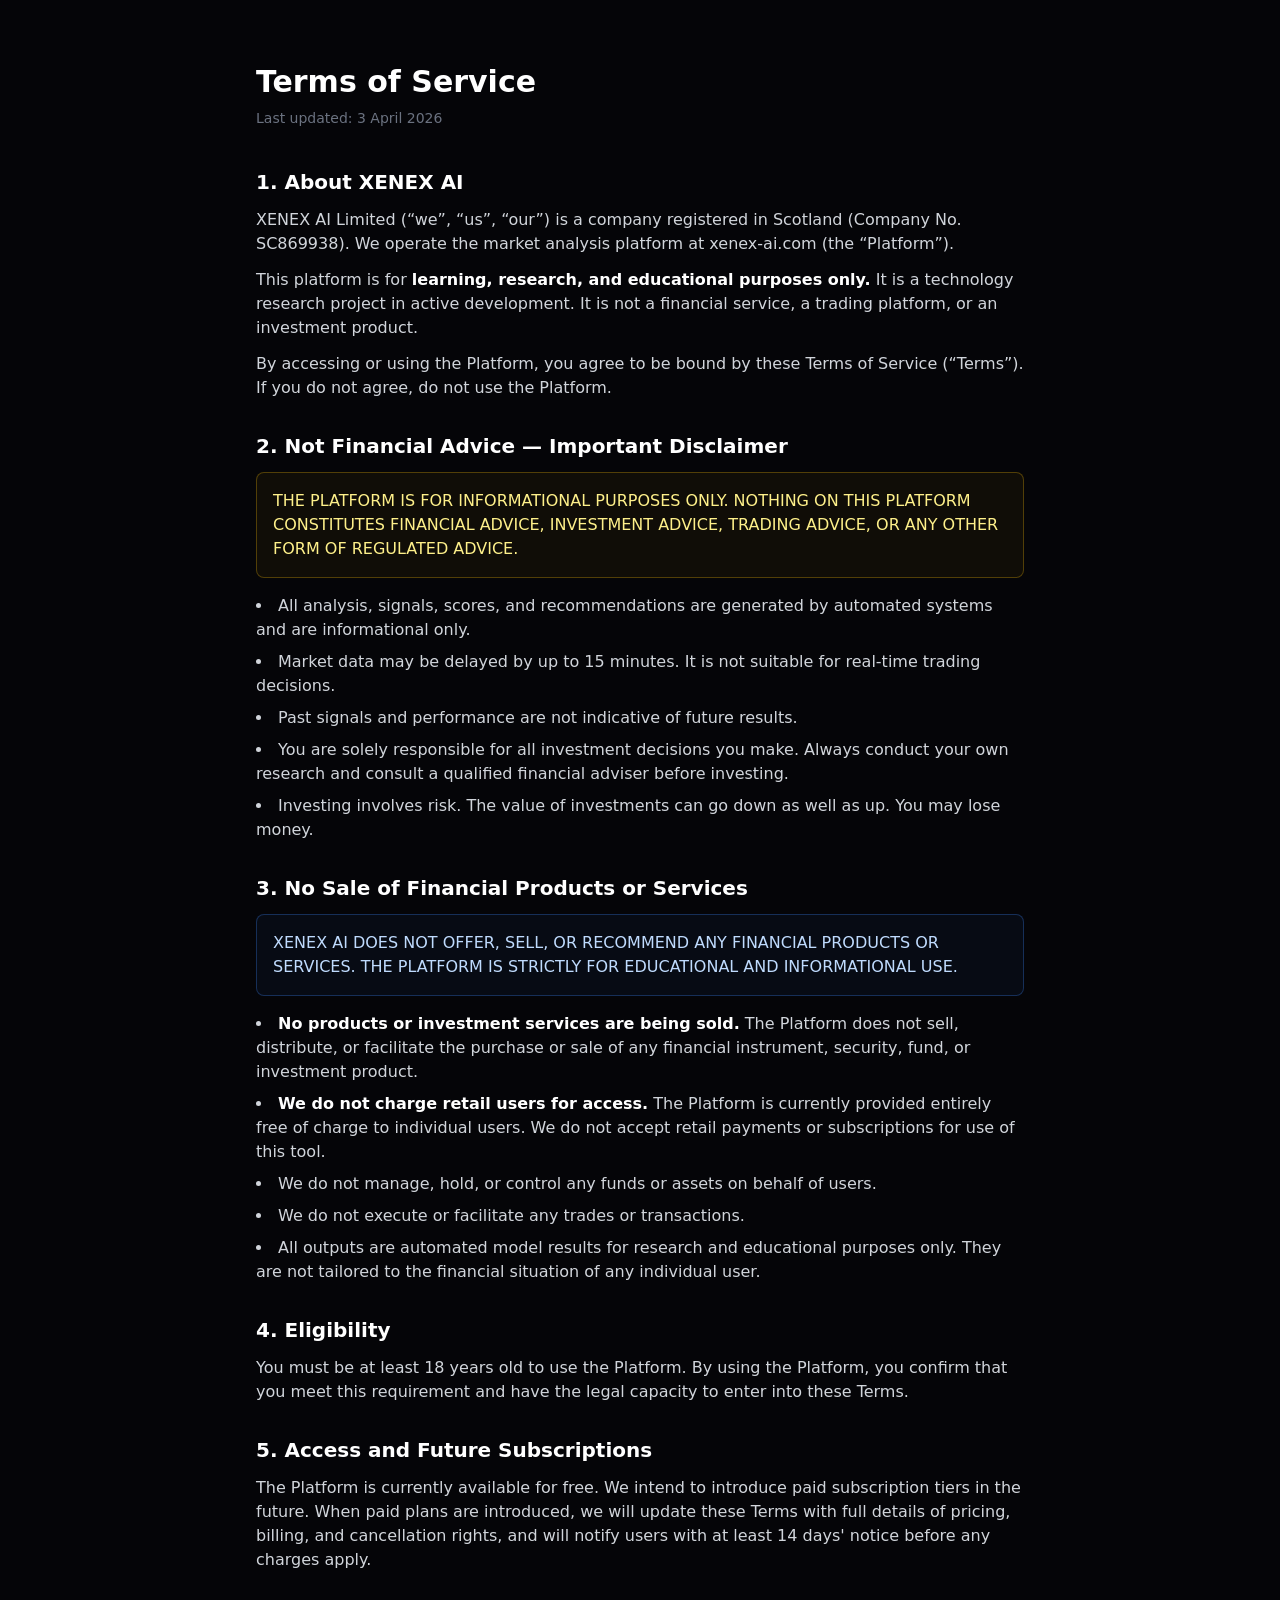
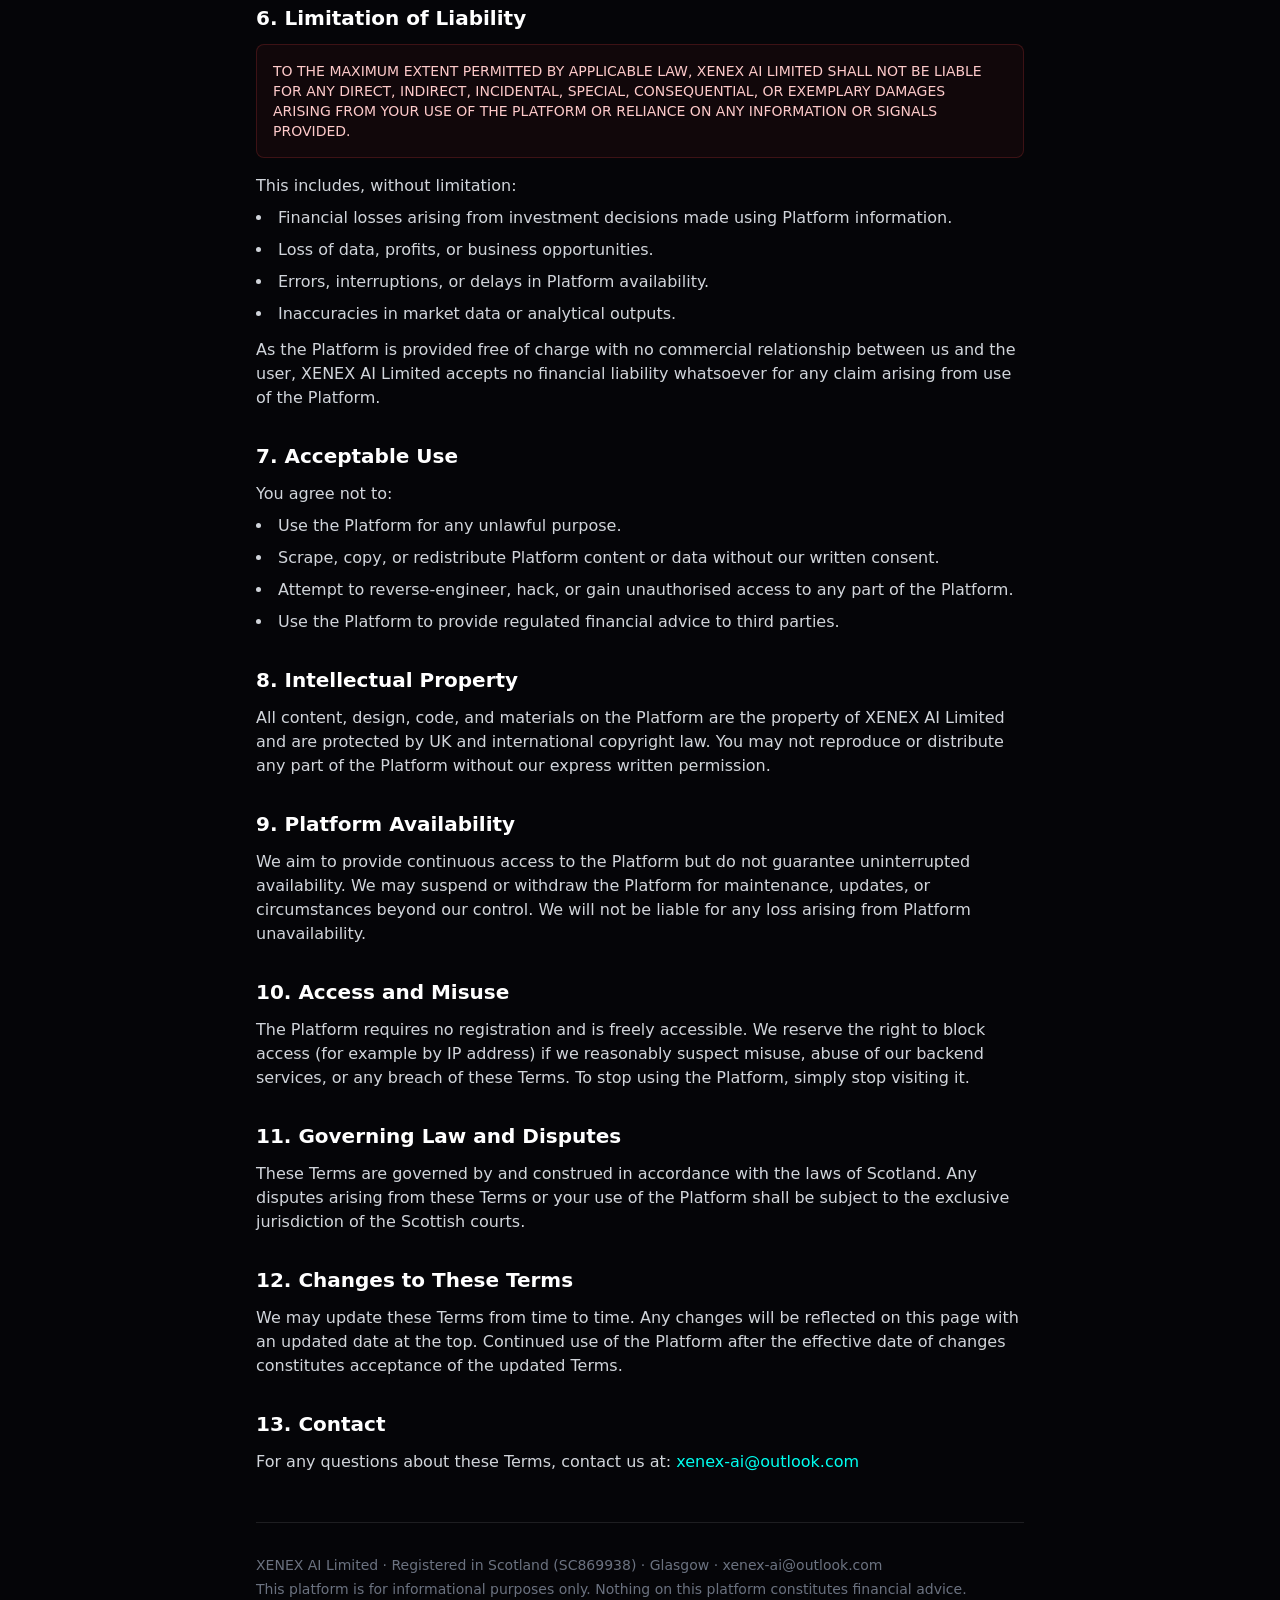
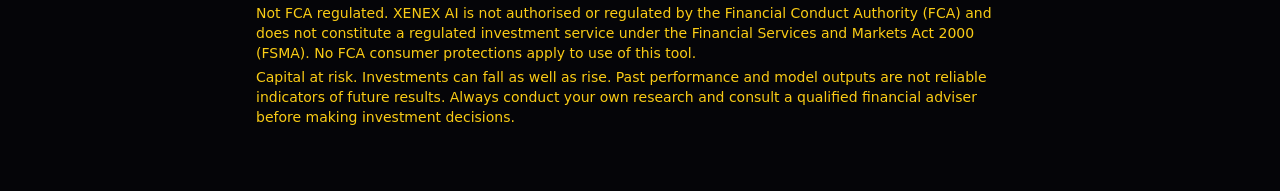
<file: terms.html>
<!DOCTYPE html><html lang="en"><head><meta charSet="utf-8"/><meta name="viewport" content="width=device-width, initial-scale=1"/><meta name="viewport" content="width=device-width, initial-scale=1"/><link rel="stylesheet" href="/_next/static/css/722d92651bb12016.css" crossorigin="" data-precedence="next"/><link rel="preload" as="script" fetchPriority="low" href="/_next/static/chunks/webpack-9aedba8f7e51fdbc.js" crossorigin=""/><script src="/_next/static/chunks/fd9d1056-7fa5ec8491e7e8ff.js" async="" crossorigin=""></script><script src="/_next/static/chunks/69-995444522c43a2b3.js" async="" crossorigin=""></script><script src="/_next/static/chunks/main-app-be55a509edac8fe8.js" async="" crossorigin=""></script><meta name="google-site-verification" content="Ch22C0dsHTLAZJnEUmBmcakJioD4sk-Ml9xFOVtK3Ts"/><title>Terms of Service | XENEX AI</title><meta name="description" content="Terms of Service for XENEX AI Limited — educational and research platform, not a financial service."/><meta name="author" content="Tusshar Lingagiri"/><meta name="keywords" content="FPGA AI Engineer, Hardware-Accelerated AI, Low-Latency ML, FPGA Inference, Multi-Agent Systems, Agentic AI, Hardware Acceleration, Quantitative Trading, HFT, LLM Development, RAG Pipelines, TensorFlow, PyTorch, Verilog, FPGA"/><meta property="og:title" content="Tusshar Lingagiri - Hardware-Accelerated AI Engineer"/><meta property="og:description" content="FPGA + Multi-Agent Systems | Low-latency ML inference and hardware-accelerated AI"/><meta property="og:locale" content="en_GB"/><meta property="og:type" content="website"/><meta name="twitter:card" content="summary_large_image"/><meta name="twitter:title" content="Tusshar Lingagiri - Hardware-Accelerated AI Engineer"/><meta name="twitter:description" content="FPGA + Multi-Agent Systems | Building next-gen AI with hardware acceleration"/><script src="/_next/static/chunks/polyfills-c67a75d1b6f99dc8.js" crossorigin="" noModule=""></script></head><body><main class="min-h-screen bg-xenex-darker text-gray-300 px-4 py-16"><div class="max-w-3xl mx-auto"><h1 class="text-3xl font-bold text-white mb-2">Terms of Service</h1><p class="text-gray-500 text-sm mb-10">Last updated: 3 April 2026</p><section class="mb-8"><h2 class="text-xl font-semibold text-white mb-3">1. About XENEX AI</h2><p>XENEX AI Limited (“we”, “us”, “our”) is a company registered in Scotland (Company No. SC869938). We operate the market analysis platform at xenex-ai.com (the “Platform”).</p><p class="mt-3">This platform is for <strong class="text-white">learning, research, and educational purposes only.</strong> <!-- -->It is a technology research project in active development. It is not a financial service, a trading platform, or an investment product.</p><p class="mt-3">By accessing or using the Platform, you agree to be bound by these Terms of Service (“Terms”). If you do not agree, do not use the Platform.</p></section><section class="mb-8"><h2 class="text-xl font-semibold text-white mb-3">2. Not Financial Advice — Important Disclaimer</h2><div class="border border-yellow-500/30 bg-yellow-500/5 rounded-lg p-4 mb-4"><p class="text-yellow-200 font-medium">THE PLATFORM IS FOR INFORMATIONAL PURPOSES ONLY. NOTHING ON THIS PLATFORM CONSTITUTES FINANCIAL ADVICE, INVESTMENT ADVICE, TRADING ADVICE, OR ANY OTHER FORM OF REGULATED ADVICE.</p></div><ul class="list-disc list-inside space-y-2"><li>All analysis, signals, scores, and recommendations are generated by automated systems and are informational only.</li><li>Market data may be delayed by up to 15 minutes. It is not suitable for real-time trading decisions.</li><li>Past signals and performance are not indicative of future results.</li><li>You are solely responsible for all investment decisions you make. Always conduct your own research and consult a qualified financial adviser before investing.</li><li>Investing involves risk. The value of investments can go down as well as up. You may lose money.</li></ul></section><section class="mb-8"><h2 class="text-xl font-semibold text-white mb-3">3. No Sale of Financial Products or Services</h2><div class="border border-blue-500/30 bg-blue-500/5 rounded-lg p-4 mb-4"><p class="text-blue-200 font-medium">XENEX AI DOES NOT OFFER, SELL, OR RECOMMEND ANY FINANCIAL PRODUCTS OR SERVICES. THE PLATFORM IS STRICTLY FOR EDUCATIONAL AND INFORMATIONAL USE.</p></div><ul class="list-disc list-inside space-y-2"><li><strong class="text-white">No products or investment services are being sold.</strong> The Platform does not sell, distribute, or facilitate the purchase or sale of any financial instrument, security, fund, or investment product.</li><li><strong class="text-white">We do not charge retail users for access.</strong> The Platform is currently provided entirely free of charge to individual users. We do not accept retail payments or subscriptions for use of this tool.</li><li>We do not manage, hold, or control any funds or assets on behalf of users.</li><li>We do not execute or facilitate any trades or transactions.</li><li>All outputs are automated model results for research and educational purposes only. They are not tailored to the financial situation of any individual user.</li></ul></section><section class="mb-8"><h2 class="text-xl font-semibold text-white mb-3">4. Eligibility</h2><p>You must be at least 18 years old to use the Platform. By using the Platform, you confirm that you meet this requirement and have the legal capacity to enter into these Terms.</p></section><section class="mb-8"><h2 class="text-xl font-semibold text-white mb-3">5. Access and Future Subscriptions</h2><p>The Platform is currently available for free. We intend to introduce paid subscription tiers in the future. When paid plans are introduced, we will update these Terms with full details of pricing, billing, and cancellation rights, and will notify users with at least 14 days&#x27; notice before any charges apply.</p></section><section class="mb-8"><h2 class="text-xl font-semibold text-white mb-3">6. Limitation of Liability</h2><div class="border border-red-500/20 bg-red-500/5 rounded-lg p-4 mb-4"><p class="text-red-200 text-sm">TO THE MAXIMUM EXTENT PERMITTED BY APPLICABLE LAW, XENEX AI LIMITED SHALL NOT BE LIABLE FOR ANY DIRECT, INDIRECT, INCIDENTAL, SPECIAL, CONSEQUENTIAL, OR EXEMPLARY DAMAGES ARISING FROM YOUR USE OF THE PLATFORM OR RELIANCE ON ANY INFORMATION OR SIGNALS PROVIDED.</p></div><p>This includes, without limitation:</p><ul class="list-disc list-inside space-y-2 mt-2"><li>Financial losses arising from investment decisions made using Platform information.</li><li>Loss of data, profits, or business opportunities.</li><li>Errors, interruptions, or delays in Platform availability.</li><li>Inaccuracies in market data or analytical outputs.</li></ul><p class="mt-3">As the Platform is provided free of charge with no commercial relationship between us and the user, XENEX AI Limited accepts no financial liability whatsoever for any claim arising from use of the Platform.</p></section><section class="mb-8"><h2 class="text-xl font-semibold text-white mb-3">7. Acceptable Use</h2><p>You agree not to:</p><ul class="list-disc list-inside space-y-2 mt-2"><li>Use the Platform for any unlawful purpose.</li><li>Scrape, copy, or redistribute Platform content or data without our written consent.</li><li>Attempt to reverse-engineer, hack, or gain unauthorised access to any part of the Platform.</li><li>Use the Platform to provide regulated financial advice to third parties.</li></ul></section><section class="mb-8"><h2 class="text-xl font-semibold text-white mb-3">8. Intellectual Property</h2><p>All content, design, code, and materials on the Platform are the property of XENEX AI Limited and are protected by UK and international copyright law. You may not reproduce or distribute any part of the Platform without our express written permission.</p></section><section class="mb-8"><h2 class="text-xl font-semibold text-white mb-3">9. Platform Availability</h2><p>We aim to provide continuous access to the Platform but do not guarantee uninterrupted availability. We may suspend or withdraw the Platform for maintenance, updates, or circumstances beyond our control. We will not be liable for any loss arising from Platform unavailability.</p></section><section class="mb-8"><h2 class="text-xl font-semibold text-white mb-3">10. Access and Misuse</h2><p>The Platform requires no registration and is freely accessible. We reserve the right to block access (for example by IP address) if we reasonably suspect misuse, abuse of our backend services, or any breach of these Terms. To stop using the Platform, simply stop visiting it.</p></section><section class="mb-8"><h2 class="text-xl font-semibold text-white mb-3">11. Governing Law and Disputes</h2><p>These Terms are governed by and construed in accordance with the laws of Scotland. Any disputes arising from these Terms or your use of the Platform shall be subject to the exclusive jurisdiction of the Scottish courts.</p></section><section class="mb-8"><h2 class="text-xl font-semibold text-white mb-3">12. Changes to These Terms</h2><p>We may update these Terms from time to time. Any changes will be reflected on this page with an updated date at the top. Continued use of the Platform after the effective date of changes constitutes acceptance of the updated Terms.</p></section><section class="mb-8"><h2 class="text-xl font-semibold text-white mb-3">13. Contact</h2><p>For any questions about these Terms, contact us at:<!-- --> <a href="mailto:xenex-ai@outlook.com" class="text-xenex-primary hover:underline">xenex-ai@outlook.com</a></p></section><div class="mt-12 pt-8 border-t border-white/10 text-sm text-gray-500"><p>XENEX AI Limited · Registered in Scotland (SC869938) · Glasgow · <a href="mailto:xenex-ai@outlook.com" class="hover:text-gray-300">xenex-ai@outlook.com</a></p><p class="mt-1">This platform is for informational purposes only. Nothing on this platform constitutes financial advice.</p><p class="mt-1 text-yellow-400 font-medium">Not FCA regulated. XENEX AI is not authorised or regulated by the Financial Conduct Authority (FCA) and does not constitute a regulated investment service under the Financial Services and Markets Act 2000 (FSMA). No FCA consumer protections apply to use of this tool.</p><p class="mt-1 text-yellow-400 font-medium">Capital at risk. Investments can fall as well as rise. Past performance and model outputs are not reliable indicators of future results. Always conduct your own research and consult a qualified financial adviser before making investment decisions.</p></div></div></main><script src="/_next/static/chunks/webpack-9aedba8f7e51fdbc.js" crossorigin="" async=""></script><script>(self.__next_f=self.__next_f||[]).push([0]);self.__next_f.push([2,null])</script><script>self.__next_f.push([1,"1:HL[\"/_next/static/css/722d92651bb12016.css\",\"style\",{\"crossOrigin\":\"\"}]\n0:\"$L2\"\n"])</script><script>self.__next_f.push([1,"3:I[7690,[],\"\"]\n5:I[5613,[],\"\"]\n6:I[1778,[],\"\"]\n8:I[8955,[],\"\"]\n9:[]\n"])</script><script>self.__next_f.push([1,"2:[[[\"$\",\"link\",\"0\",{\"rel\":\"stylesheet\",\"href\":\"/_next/static/css/722d92651bb12016.css\",\"precedence\":\"next\",\"crossOrigin\":\"\"}]],[\"$\",\"$L3\",null,{\"buildId\":\"BSD5ZFt1iJJp1tJ3R_rQu\",\"assetPrefix\":\"\",\"initialCanonicalUrl\":\"/terms\",\"initialTree\":[\"\",{\"children\":[\"terms\",{\"children\":[\"__PAGE__\",{}]}]},\"$undefined\",\"$undefined\",true],\"initialSeedData\":[\"\",{\"children\":[\"terms\",{\"children\":[\"__PAGE__\",{},[\"$L4\",[\"$\",\"main\",null,{\"className\":\"min-h-screen bg-xenex-darker text-gray-300 px-4 py-16\",\"children\":[\"$\",\"div\",null,{\"className\":\"max-w-3xl mx-auto\",\"children\":[[\"$\",\"h1\",null,{\"className\":\"text-3xl font-bold text-white mb-2\",\"children\":\"Terms of Service\"}],[\"$\",\"p\",null,{\"className\":\"text-gray-500 text-sm mb-10\",\"children\":\"Last updated: 3 April 2026\"}],[\"$\",\"section\",null,{\"className\":\"mb-8\",\"children\":[[\"$\",\"h2\",null,{\"className\":\"text-xl font-semibold text-white mb-3\",\"children\":\"1. About XENEX AI\"}],[\"$\",\"p\",null,{\"children\":\"XENEX AI Limited (“we”, “us”, “our”) is a company registered in Scotland (Company No. SC869938). We operate the market analysis platform at xenex-ai.com (the “Platform”).\"}],[\"$\",\"p\",null,{\"className\":\"mt-3\",\"children\":[\"This platform is for \",[\"$\",\"strong\",null,{\"className\":\"text-white\",\"children\":\"learning, research, and educational purposes only.\"}],\" \",\"It is a technology research project in active development. It is not a financial service, a trading platform, or an investment product.\"]}],[\"$\",\"p\",null,{\"className\":\"mt-3\",\"children\":\"By accessing or using the Platform, you agree to be bound by these Terms of Service (“Terms”). If you do not agree, do not use the Platform.\"}]]}],[\"$\",\"section\",null,{\"className\":\"mb-8\",\"children\":[[\"$\",\"h2\",null,{\"className\":\"text-xl font-semibold text-white mb-3\",\"children\":\"2. Not Financial Advice — Important Disclaimer\"}],[\"$\",\"div\",null,{\"className\":\"border border-yellow-500/30 bg-yellow-500/5 rounded-lg p-4 mb-4\",\"children\":[\"$\",\"p\",null,{\"className\":\"text-yellow-200 font-medium\",\"children\":\"THE PLATFORM IS FOR INFORMATIONAL PURPOSES ONLY. NOTHING ON THIS PLATFORM CONSTITUTES FINANCIAL ADVICE, INVESTMENT ADVICE, TRADING ADVICE, OR ANY OTHER FORM OF REGULATED ADVICE.\"}]}],[\"$\",\"ul\",null,{\"className\":\"list-disc list-inside space-y-2\",\"children\":[[\"$\",\"li\",null,{\"children\":\"All analysis, signals, scores, and recommendations are generated by automated systems and are informational only.\"}],[\"$\",\"li\",null,{\"children\":\"Market data may be delayed by up to 15 minutes. It is not suitable for real-time trading decisions.\"}],[\"$\",\"li\",null,{\"children\":\"Past signals and performance are not indicative of future results.\"}],[\"$\",\"li\",null,{\"children\":\"You are solely responsible for all investment decisions you make. Always conduct your own research and consult a qualified financial adviser before investing.\"}],[\"$\",\"li\",null,{\"children\":\"Investing involves risk. The value of investments can go down as well as up. You may lose money.\"}]]}]]}],[\"$\",\"section\",null,{\"className\":\"mb-8\",\"children\":[[\"$\",\"h2\",null,{\"className\":\"text-xl font-semibold text-white mb-3\",\"children\":\"3. No Sale of Financial Products or Services\"}],[\"$\",\"div\",null,{\"className\":\"border border-blue-500/30 bg-blue-500/5 rounded-lg p-4 mb-4\",\"children\":[\"$\",\"p\",null,{\"className\":\"text-blue-200 font-medium\",\"children\":\"XENEX AI DOES NOT OFFER, SELL, OR RECOMMEND ANY FINANCIAL PRODUCTS OR SERVICES. THE PLATFORM IS STRICTLY FOR EDUCATIONAL AND INFORMATIONAL USE.\"}]}],[\"$\",\"ul\",null,{\"className\":\"list-disc list-inside space-y-2\",\"children\":[[\"$\",\"li\",null,{\"children\":[[\"$\",\"strong\",null,{\"className\":\"text-white\",\"children\":\"No products or investment services are being sold.\"}],\" The Platform does not sell, distribute, or facilitate the purchase or sale of any financial instrument, security, fund, or investment product.\"]}],[\"$\",\"li\",null,{\"children\":[[\"$\",\"strong\",null,{\"className\":\"text-white\",\"children\":\"We do not charge retail users for access.\"}],\" The Platform is currently provided entirely free of charge to individual users. We do not accept retail payments or subscriptions for use of this tool.\"]}],[\"$\",\"li\",null,{\"children\":\"We do not manage, hold, or control any funds or assets on behalf of users.\"}],[\"$\",\"li\",null,{\"children\":\"We do not execute or facilitate any trades or transactions.\"}],[\"$\",\"li\",null,{\"children\":\"All outputs are automated model results for research and educational purposes only. They are not tailored to the financial situation of any individual user.\"}]]}]]}],[\"$\",\"section\",null,{\"className\":\"mb-8\",\"children\":[[\"$\",\"h2\",null,{\"className\":\"text-xl font-semibold text-white mb-3\",\"children\":\"4. Eligibility\"}],[\"$\",\"p\",null,{\"children\":\"You must be at least 18 years old to use the Platform. By using the Platform, you confirm that you meet this requirement and have the legal capacity to enter into these Terms.\"}]]}],[\"$\",\"section\",null,{\"className\":\"mb-8\",\"children\":[[\"$\",\"h2\",null,{\"className\":\"text-xl font-semibold text-white mb-3\",\"children\":\"5. Access and Future Subscriptions\"}],[\"$\",\"p\",null,{\"children\":\"The Platform is currently available for free. We intend to introduce paid subscription tiers in the future. When paid plans are introduced, we will update these Terms with full details of pricing, billing, and cancellation rights, and will notify users with at least 14 days' notice before any charges apply.\"}]]}],[\"$\",\"section\",null,{\"className\":\"mb-8\",\"children\":[[\"$\",\"h2\",null,{\"className\":\"text-xl font-semibold text-white mb-3\",\"children\":\"6. Limitation of Liability\"}],[\"$\",\"div\",null,{\"className\":\"border border-red-500/20 bg-red-500/5 rounded-lg p-4 mb-4\",\"children\":[\"$\",\"p\",null,{\"className\":\"text-red-200 text-sm\",\"children\":\"TO THE MAXIMUM EXTENT PERMITTED BY APPLICABLE LAW, XENEX AI LIMITED SHALL NOT BE LIABLE FOR ANY DIRECT, INDIRECT, INCIDENTAL, SPECIAL, CONSEQUENTIAL, OR EXEMPLARY DAMAGES ARISING FROM YOUR USE OF THE PLATFORM OR RELIANCE ON ANY INFORMATION OR SIGNALS PROVIDED.\"}]}],[\"$\",\"p\",null,{\"children\":\"This includes, without limitation:\"}],[\"$\",\"ul\",null,{\"className\":\"list-disc list-inside space-y-2 mt-2\",\"children\":[[\"$\",\"li\",null,{\"children\":\"Financial losses arising from investment decisions made using Platform information.\"}],[\"$\",\"li\",null,{\"children\":\"Loss of data, profits, or business opportunities.\"}],[\"$\",\"li\",null,{\"children\":\"Errors, interruptions, or delays in Platform availability.\"}],[\"$\",\"li\",null,{\"children\":\"Inaccuracies in market data or analytical outputs.\"}]]}],[\"$\",\"p\",null,{\"className\":\"mt-3\",\"children\":\"As the Platform is provided free of charge with no commercial relationship between us and the user, XENEX AI Limited accepts no financial liability whatsoever for any claim arising from use of the Platform.\"}]]}],[\"$\",\"section\",null,{\"className\":\"mb-8\",\"children\":[[\"$\",\"h2\",null,{\"className\":\"text-xl font-semibold text-white mb-3\",\"children\":\"7. Acceptable Use\"}],[\"$\",\"p\",null,{\"children\":\"You agree not to:\"}],[\"$\",\"ul\",null,{\"className\":\"list-disc list-inside space-y-2 mt-2\",\"children\":[[\"$\",\"li\",null,{\"children\":\"Use the Platform for any unlawful purpose.\"}],[\"$\",\"li\",null,{\"children\":\"Scrape, copy, or redistribute Platform content or data without our written consent.\"}],[\"$\",\"li\",null,{\"children\":\"Attempt to reverse-engineer, hack, or gain unauthorised access to any part of the Platform.\"}],[\"$\",\"li\",null,{\"children\":\"Use the Platform to provide regulated financial advice to third parties.\"}]]}]]}],[\"$\",\"section\",null,{\"className\":\"mb-8\",\"children\":[[\"$\",\"h2\",null,{\"className\":\"text-xl font-semibold text-white mb-3\",\"children\":\"8. Intellectual Property\"}],[\"$\",\"p\",null,{\"children\":\"All content, design, code, and materials on the Platform are the property of XENEX AI Limited and are protected by UK and international copyright law. You may not reproduce or distribute any part of the Platform without our express written permission.\"}]]}],[\"$\",\"section\",null,{\"className\":\"mb-8\",\"children\":[[\"$\",\"h2\",null,{\"className\":\"text-xl font-semibold text-white mb-3\",\"children\":\"9. Platform Availability\"}],[\"$\",\"p\",null,{\"children\":\"We aim to provide continuous access to the Platform but do not guarantee uninterrupted availability. We may suspend or withdraw the Platform for maintenance, updates, or circumstances beyond our control. We will not be liable for any loss arising from Platform unavailability.\"}]]}],[\"$\",\"section\",null,{\"className\":\"mb-8\",\"children\":[[\"$\",\"h2\",null,{\"className\":\"text-xl font-semibold text-white mb-3\",\"children\":\"10. Access and Misuse\"}],[\"$\",\"p\",null,{\"children\":\"The Platform requires no registration and is freely accessible. We reserve the right to block access (for example by IP address) if we reasonably suspect misuse, abuse of our backend services, or any breach of these Terms. To stop using the Platform, simply stop visiting it.\"}]]}],[\"$\",\"section\",null,{\"className\":\"mb-8\",\"children\":[[\"$\",\"h2\",null,{\"className\":\"text-xl font-semibold text-white mb-3\",\"children\":\"11. Governing Law and Disputes\"}],[\"$\",\"p\",null,{\"children\":\"These Terms are governed by and construed in accordance with the laws of Scotland. Any disputes arising from these Terms or your use of the Platform shall be subject to the exclusive jurisdiction of the Scottish courts.\"}]]}],[\"$\",\"section\",null,{\"className\":\"mb-8\",\"children\":[[\"$\",\"h2\",null,{\"className\":\"text-xl font-semibold text-white mb-3\",\"children\":\"12. Changes to These Terms\"}],[\"$\",\"p\",null,{\"children\":\"We may update these Terms from time to time. Any changes will be reflected on this page with an updated date at the top. Continued use of the Platform after the effective date of changes constitutes acceptance of the updated Terms.\"}]]}],[\"$\",\"section\",null,{\"className\":\"mb-8\",\"children\":[[\"$\",\"h2\",null,{\"className\":\"text-xl font-semibold text-white mb-3\",\"children\":\"13. Contact\"}],[\"$\",\"p\",null,{\"children\":[\"For any questions about these Terms, contact us at:\",\" \",[\"$\",\"a\",null,{\"href\":\"mailto:xenex-ai@outlook.com\",\"className\":\"text-xenex-primary hover:underline\",\"children\":\"xenex-ai@outlook.com\"}]]}]]}],[\"$\",\"div\",null,{\"className\":\"mt-12 pt-8 border-t border-white/10 text-sm text-gray-500\",\"children\":[[\"$\",\"p\",null,{\"children\":[\"XENEX AI Limited · Registered in Scotland (SC869938) · Glasgow · \",[\"$\",\"a\",null,{\"href\":\"mailto:xenex-ai@outlook.com\",\"className\":\"hover:text-gray-300\",\"children\":\"xenex-ai@outlook.com\"}]]}],[\"$\",\"p\",null,{\"className\":\"mt-1\",\"children\":\"This platform is for informational purposes only. Nothing on this platform constitutes financial advice.\"}],[\"$\",\"p\",null,{\"className\":\"mt-1 text-yellow-400 font-medium\",\"children\":\"Not FCA regulated. XENEX AI is not authorised or regulated by the Financial Conduct Authority (FCA) and does not constitute a regulated investment service under the Financial Services and Markets Act 2000 (FSMA). No FCA consumer protections apply to use of this tool.\"}],[\"$\",\"p\",null,{\"className\":\"mt-1 text-yellow-400 font-medium\",\"children\":\"Capital at risk. Investments can fall as well as rise. Past performance and model outputs are not reliable indicators of future results. Always conduct your own research and consult a qualified financial adviser before making investment decisions.\"}]]}]]}]}],null]]},[\"$\",\"$L5\",null,{\"parallelRouterKey\":\"children\",\"segmentPath\":[\"children\",\"terms\",\"children\"],\"loading\":\"$undefined\",\"loadingStyles\":\"$undefined\",\"loadingScripts\":\"$undefined\",\"hasLoading\":false,\"error\":\"$undefined\",\"errorStyles\":\"$undefined\",\"errorScripts\":\"$undefined\",\"template\":[\"$\",\"$L6\",null,{}],\"templateStyles\":\"$undefined\",\"templateScripts\":\"$undefined\",\"notFound\":\"$undefined\",\"notFoundStyles\":\"$undefined\",\"styles\":null}]]},[null,[\"$\",\"html\",null,{\"lang\":\"en\",\"children\":[[\"$\",\"head\",null,{\"children\":[[\"$\",\"meta\",null,{\"name\":\"viewport\",\"content\":\"width=device-width, initial-scale=1\"}],[\"$\",\"meta\",null,{\"name\":\"google-site-verification\",\"content\":\"Ch22C0dsHTLAZJnEUmBmcakJioD4sk-Ml9xFOVtK3Ts\"}]]}],[\"$\",\"body\",null,{\"children\":[\"$\",\"$L5\",null,{\"parallelRouterKey\":\"children\",\"segmentPath\":[\"children\"],\"loading\":\"$undefined\",\"loadingStyles\":\"$undefined\",\"loadingScripts\":\"$undefined\",\"hasLoading\":false,\"error\":\"$undefined\",\"errorStyles\":\"$undefined\",\"errorScripts\":\"$undefined\",\"template\":[\"$\",\"$L6\",null,{}],\"templateStyles\":\"$undefined\",\"templateScripts\":\"$undefined\",\"notFound\":[[\"$\",\"title\",null,{\"children\":\"404: This page could not be found.\"}],[\"$\",\"div\",null,{\"style\":{\"fontFamily\":\"system-ui,\\\"Segoe UI\\\",Roboto,Helvetica,Arial,sans-serif,\\\"Apple Color Emoji\\\",\\\"Segoe UI Emoji\\\"\",\"height\":\"100vh\",\"textAlign\":\"center\",\"display\":\"flex\",\"flexDirection\":\"column\",\"alignItems\":\"center\",\"justifyContent\":\"center\"},\"children\":[\"$\",\"div\",null,{\"children\":[[\"$\",\"style\",null,{\"dangerouslySetInnerHTML\":{\"__html\":\"body{color:#000;background:#fff;margin:0}.next-error-h1{border-right:1px solid rgba(0,0,0,.3)}@media (prefers-color-scheme:dark){body{color:#fff;background:#000}.next-error-h1{border-right:1px solid rgba(255,255,255,.3)}}\"}}],[\"$\",\"h1\",null,{\"className\":\"next-error-h1\",\"style\":{\"display\":\"inline-block\",\"margin\":\"0 20px 0 0\",\"padding\":\"0 23px 0 0\",\"fontSize\":24,\"fontWeight\":500,\"verticalAlign\":\"top\",\"lineHeight\":\"49px\"},\"children\":\"404\"}],[\"$\",\"div\",null,{\"style\":{\"display\":\"inline-block\"},\"children\":[\"$\",\"h2\",null,{\"style\":{\"fontSize\":14,\"fontWeight\":400,\"lineHeight\":\"49px\",\"margin\":0},\"children\":\"This page could not be found.\"}]}]]}]}]],\"notFoundStyles\":[],\"styles\":null}]}]]}],null]],\"initialHead\":[false,\"$L7\"],\"globalErrorComponent\":\"$8\",\"missingSlots\":\"$W9\"}]]\n"])</script><script>self.__next_f.push([1,"7:[[\"$\",\"meta\",\"0\",{\"name\":\"viewport\",\"content\":\"width=device-width, initial-scale=1\"}],[\"$\",\"meta\",\"1\",{\"charSet\":\"utf-8\"}],[\"$\",\"title\",\"2\",{\"children\":\"Terms of Service | XENEX AI\"}],[\"$\",\"meta\",\"3\",{\"name\":\"description\",\"content\":\"Terms of Service for XENEX AI Limited — educational and research platform, not a financial service.\"}],[\"$\",\"meta\",\"4\",{\"name\":\"author\",\"content\":\"Tusshar Lingagiri\"}],[\"$\",\"meta\",\"5\",{\"name\":\"keywords\",\"content\":\"FPGA AI Engineer, Hardware-Accelerated AI, Low-Latency ML, FPGA Inference, Multi-Agent Systems, Agentic AI, Hardware Acceleration, Quantitative Trading, HFT, LLM Development, RAG Pipelines, TensorFlow, PyTorch, Verilog, FPGA\"}],[\"$\",\"meta\",\"6\",{\"property\":\"og:title\",\"content\":\"Tusshar Lingagiri - Hardware-Accelerated AI Engineer\"}],[\"$\",\"meta\",\"7\",{\"property\":\"og:description\",\"content\":\"FPGA + Multi-Agent Systems | Low-latency ML inference and hardware-accelerated AI\"}],[\"$\",\"meta\",\"8\",{\"property\":\"og:locale\",\"content\":\"en_GB\"}],[\"$\",\"meta\",\"9\",{\"property\":\"og:type\",\"content\":\"website\"}],[\"$\",\"meta\",\"10\",{\"name\":\"twitter:card\",\"content\":\"summary_large_image\"}],[\"$\",\"meta\",\"11\",{\"name\":\"twitter:title\",\"content\":\"Tusshar Lingagiri - Hardware-Accelerated AI Engineer\"}],[\"$\",\"meta\",\"12\",{\"name\":\"twitter:description\",\"content\":\"FPGA + Multi-Agent Systems | Building next-gen AI with hardware acceleration\"}]]\n"])</script><script>self.__next_f.push([1,"4:null\n"])</script><script>self.__next_f.push([1,""])</script></body></html>
</file>
<file: _next/static/css/722d92651bb12016.css>
*,:after,:before{--tw-border-spacing-x:0;--tw-border-spacing-y:0;--tw-translate-x:0;--tw-translate-y:0;--tw-rotate:0;--tw-skew-x:0;--tw-skew-y:0;--tw-scale-x:1;--tw-scale-y:1;--tw-pan-x: ;--tw-pan-y: ;--tw-pinch-zoom: ;--tw-scroll-snap-strictness:proximity;--tw-gradient-from-position: ;--tw-gradient-via-position: ;--tw-gradient-to-position: ;--tw-ordinal: ;--tw-slashed-zero: ;--tw-numeric-figure: ;--tw-numeric-spacing: ;--tw-numeric-fraction: ;--tw-ring-inset: ;--tw-ring-offset-width:0px;--tw-ring-offset-color:#fff;--tw-ring-color:rgba(59,130,246,.5);--tw-ring-offset-shadow:0 0 #0000;--tw-ring-shadow:0 0 #0000;--tw-shadow:0 0 #0000;--tw-shadow-colored:0 0 #0000;--tw-blur: ;--tw-brightness: ;--tw-contrast: ;--tw-grayscale: ;--tw-hue-rotate: ;--tw-invert: ;--tw-saturate: ;--tw-sepia: ;--tw-drop-shadow: ;--tw-backdrop-blur: ;--tw-backdrop-brightness: ;--tw-backdrop-contrast: ;--tw-backdrop-grayscale: ;--tw-backdrop-hue-rotate: ;--tw-backdrop-invert: ;--tw-backdrop-opacity: ;--tw-backdrop-saturate: ;--tw-backdrop-sepia: ;--tw-contain-size: ;--tw-contain-layout: ;--tw-contain-paint: ;--tw-contain-style: }::backdrop{--tw-border-spacing-x:0;--tw-border-spacing-y:0;--tw-translate-x:0;--tw-translate-y:0;--tw-rotate:0;--tw-skew-x:0;--tw-skew-y:0;--tw-scale-x:1;--tw-scale-y:1;--tw-pan-x: ;--tw-pan-y: ;--tw-pinch-zoom: ;--tw-scroll-snap-strictness:proximity;--tw-gradient-from-position: ;--tw-gradient-via-position: ;--tw-gradient-to-position: ;--tw-ordinal: ;--tw-slashed-zero: ;--tw-numeric-figure: ;--tw-numeric-spacing: ;--tw-numeric-fraction: ;--tw-ring-inset: ;--tw-ring-offset-width:0px;--tw-ring-offset-color:#fff;--tw-ring-color:rgba(59,130,246,.5);--tw-ring-offset-shadow:0 0 #0000;--tw-ring-shadow:0 0 #0000;--tw-shadow:0 0 #0000;--tw-shadow-colored:0 0 #0000;--tw-blur: ;--tw-brightness: ;--tw-contrast: ;--tw-grayscale: ;--tw-hue-rotate: ;--tw-invert: ;--tw-saturate: ;--tw-sepia: ;--tw-drop-shadow: ;--tw-backdrop-blur: ;--tw-backdrop-brightness: ;--tw-backdrop-contrast: ;--tw-backdrop-grayscale: ;--tw-backdrop-hue-rotate: ;--tw-backdrop-invert: ;--tw-backdrop-opacity: ;--tw-backdrop-saturate: ;--tw-backdrop-sepia: ;--tw-contain-size: ;--tw-contain-layout: ;--tw-contain-paint: ;--tw-contain-style: }/*
! tailwindcss v3.4.19 | MIT License | https://tailwindcss.com
*/*,:after,:before{box-sizing:border-box;border:0 solid #e5e7eb}:after,:before{--tw-content:""}:host,html{line-height:1.5;-webkit-text-size-adjust:100%;-moz-tab-size:4;-o-tab-size:4;tab-size:4;font-family:ui-sans-serif,system-ui,sans-serif,Apple Color Emoji,Segoe UI Emoji,Segoe UI Symbol,Noto Color Emoji;font-feature-settings:normal;font-variation-settings:normal;-webkit-tap-highlight-color:transparent}body{margin:0;line-height:inherit}hr{height:0;color:inherit;border-top-width:1px}abbr:where([title]){-webkit-text-decoration:underline dotted;text-decoration:underline dotted}h1,h2,h3,h4,h5,h6{font-size:inherit;font-weight:inherit}a{color:inherit;text-decoration:inherit}b,strong{font-weight:bolder}code,kbd,pre,samp{font-family:ui-monospace,SFMono-Regular,Menlo,Monaco,Consolas,Liberation Mono,Courier New,monospace;font-feature-settings:normal;font-variation-settings:normal;font-size:1em}small{font-size:80%}sub,sup{font-size:75%;line-height:0;position:relative;vertical-align:baseline}sub{bottom:-.25em}sup{top:-.5em}table{text-indent:0;border-color:inherit;border-collapse:collapse}button,input,optgroup,select,textarea{font-family:inherit;font-feature-settings:inherit;font-variation-settings:inherit;font-size:100%;font-weight:inherit;line-height:inherit;letter-spacing:inherit;color:inherit;margin:0;padding:0}button,select{text-transform:none}button,input:where([type=button]),input:where([type=reset]),input:where([type=submit]){-webkit-appearance:button;background-color:transparent;background-image:none}:-moz-focusring{outline:auto}:-moz-ui-invalid{box-shadow:none}progress{vertical-align:baseline}::-webkit-inner-spin-button,::-webkit-outer-spin-button{height:auto}[type=search]{-webkit-appearance:textfield;outline-offset:-2px}::-webkit-search-decoration{-webkit-appearance:none}::-webkit-file-upload-button{-webkit-appearance:button;font:inherit}summary{display:list-item}blockquote,dd,dl,figure,h1,h2,h3,h4,h5,h6,hr,p,pre{margin:0}fieldset{margin:0}fieldset,legend{padding:0}menu,ol,ul{list-style:none;margin:0;padding:0}dialog{padding:0}textarea{resize:vertical}input::-moz-placeholder,textarea::-moz-placeholder{opacity:1;color:#9ca3af}input::placeholder,textarea::placeholder{opacity:1;color:#9ca3af}[role=button],button{cursor:pointer}:disabled{cursor:default}audio,canvas,embed,iframe,img,object,svg,video{display:block;vertical-align:middle}img,video{max-width:100%;height:auto}[hidden]:where(:not([hidden=until-found])){display:none}body{--tw-bg-opacity:1;background-color:rgb(0 0 0/var(--tw-bg-opacity,1));--tw-text-opacity:1;color:rgb(255 255 255/var(--tw-text-opacity,1));-webkit-font-smoothing:antialiased;-moz-osx-font-smoothing:grayscale;font-feature-settings:"rlig" 1,"calt" 1}body,html{overflow-x:hidden;width:100%}html{scroll-behavior:smooth}*{scroll-margin-top:2rem}body,html{touch-action:pan-y;-webkit-overflow-scrolling:touch}.pointer-events-none{pointer-events:none}.pointer-events-auto{pointer-events:auto}.visible{visibility:visible}.collapse{visibility:collapse}.fixed{position:fixed}.absolute{position:absolute}.relative{position:relative}.sticky{position:sticky}.inset-0{inset:0}.bottom-0{bottom:0}.bottom-1\/4{bottom:25%}.bottom-8{bottom:2rem}.bottom-full{bottom:100%}.left-0{left:0}.left-1\/2{left:50%}.left-1\/4{left:25%}.right-0{right:0}.right-1\/4{right:25%}.top-0{top:0}.top-1\/4{top:25%}.top-\[40px\]{top:40px}.top-full{top:100%}.z-0{z-index:0}.z-10{z-index:10}.z-50{z-index:50}.z-\[55\]{z-index:55}.mx-auto{margin-left:auto;margin-right:auto}.mb-1{margin-bottom:.25rem}.mb-10{margin-bottom:2.5rem}.mb-12{margin-bottom:3rem}.mb-16{margin-bottom:4rem}.mb-2{margin-bottom:.5rem}.mb-2\.5{margin-bottom:.625rem}.mb-20{margin-bottom:5rem}.mb-3{margin-bottom:.75rem}.mb-4{margin-bottom:1rem}.mb-40{margin-bottom:10rem}.mb-6{margin-bottom:1.5rem}.mb-8{margin-bottom:2rem}.mt-1{margin-top:.25rem}.mt-12{margin-top:3rem}.mt-16{margin-top:4rem}.mt-2{margin-top:.5rem}.mt-3{margin-top:.75rem}.mt-6{margin-top:1.5rem}.mt-8{margin-top:2rem}.block{display:block}.inline-block{display:inline-block}.inline{display:inline}.flex{display:flex}.inline-flex{display:inline-flex}.table{display:table}.grid{display:grid}.hidden{display:none}.h-1{height:.25rem}.h-10{height:2.5rem}.h-12{height:3rem}.h-16{height:4rem}.h-2{height:.5rem}.h-20{height:5rem}.h-3{height:.75rem}.h-4{height:1rem}.h-5{height:1.25rem}.h-6{height:1.5rem}.h-64{height:16rem}.h-8{height:2rem}.h-96{height:24rem}.h-full{height:100%}.min-h-screen{min-height:100vh}.w-1{width:.25rem}.w-10{width:2.5rem}.w-12{width:3rem}.w-16{width:4rem}.w-3{width:.75rem}.w-4{width:1rem}.w-5{width:1.25rem}.w-6{width:1.5rem}.w-64{width:16rem}.w-8{width:2rem}.w-96{width:24rem}.w-full{width:100%}.max-w-2xl{max-width:42rem}.max-w-3xl{max-width:48rem}.max-w-4xl{max-width:56rem}.max-w-6xl{max-width:72rem}.max-w-7xl{max-width:80rem}.max-w-md{max-width:28rem}.max-w-none{max-width:none}.flex-1{flex:1 1 0%}.flex-shrink-0{flex-shrink:0}.border-collapse{border-collapse:collapse}.-translate-x-1\/2{--tw-translate-x:-50%}.-translate-x-1\/2,.transform{transform:translate(var(--tw-translate-x),var(--tw-translate-y)) rotate(var(--tw-rotate)) skewX(var(--tw-skew-x)) skewY(var(--tw-skew-y)) scaleX(var(--tw-scale-x)) scaleY(var(--tw-scale-y))}@keyframes pulse{50%{opacity:.5}}.animate-pulse-slow{animation:pulse 4s cubic-bezier(.4,0,.6,1) infinite}@keyframes spin{to{transform:rotate(1turn)}}.animate-spin{animation:spin 1s linear infinite}.cursor-help{cursor:help}.cursor-pointer{cursor:pointer}.resize{resize:both}.list-inside{list-style-position:inside}.list-disc{list-style-type:disc}.grid-cols-1{grid-template-columns:repeat(1,minmax(0,1fr))}.grid-cols-2{grid-template-columns:repeat(2,minmax(0,1fr))}.flex-col{flex-direction:column}.flex-wrap{flex-wrap:wrap}.items-start{align-items:flex-start}.items-end{align-items:flex-end}.items-center{align-items:center}.justify-end{justify-content:flex-end}.justify-center{justify-content:center}.justify-between{justify-content:space-between}.gap-1{gap:.25rem}.gap-1\.5{gap:.375rem}.gap-10{gap:2.5rem}.gap-2{gap:.5rem}.gap-3{gap:.75rem}.gap-4{gap:1rem}.gap-6{gap:1.5rem}.gap-8{gap:2rem}.space-y-1\.5>:not([hidden])~:not([hidden]){--tw-space-y-reverse:0;margin-top:calc(.375rem * calc(1 - var(--tw-space-y-reverse)));margin-bottom:calc(.375rem * var(--tw-space-y-reverse))}.space-y-2>:not([hidden])~:not([hidden]){--tw-space-y-reverse:0;margin-top:calc(.5rem * calc(1 - var(--tw-space-y-reverse)));margin-bottom:calc(.5rem * var(--tw-space-y-reverse))}.space-y-3>:not([hidden])~:not([hidden]){--tw-space-y-reverse:0;margin-top:calc(.75rem * calc(1 - var(--tw-space-y-reverse)));margin-bottom:calc(.75rem * var(--tw-space-y-reverse))}.space-y-4>:not([hidden])~:not([hidden]){--tw-space-y-reverse:0;margin-top:calc(1rem * calc(1 - var(--tw-space-y-reverse)));margin-bottom:calc(1rem * var(--tw-space-y-reverse))}.overflow-hidden{overflow:hidden}.overflow-x-hidden{overflow-x:hidden}.break-all{word-break:break-all}.rounded{border-radius:.25rem}.rounded-2xl{border-radius:1rem}.rounded-full{border-radius:9999px}.rounded-lg{border-radius:.5rem}.rounded-xl{border-radius:.75rem}.rounded-b-2xl{border-bottom-right-radius:1rem;border-bottom-left-radius:1rem}.border{border-width:1px}.border-2{border-width:2px}.border-4{border-width:4px}.border-b{border-bottom-width:1px}.border-b-2{border-bottom-width:2px}.border-l-4{border-left-width:4px}.border-r{border-right-width:1px}.border-t{border-top-width:1px}.border-blue-500\/30{border-color:rgba(59,130,246,.3)}.border-blue-600{--tw-border-opacity:1;border-color:rgb(37 99 235/var(--tw-border-opacity,1))}.border-gray-800{--tw-border-opacity:1;border-color:rgb(31 41 55/var(--tw-border-opacity,1))}.border-orange-600{--tw-border-opacity:1;border-color:rgb(234 88 12/var(--tw-border-opacity,1))}.border-purple-500{--tw-border-opacity:1;border-color:rgb(168 85 247/var(--tw-border-opacity,1))}.border-purple-500\/20{border-color:rgba(168,85,247,.2)}.border-red-500\/20{border-color:rgba(239,68,68,.2)}.border-red-500\/50{border-color:rgba(239,68,68,.5)}.border-transparent{border-color:transparent}.border-white{--tw-border-opacity:1;border-color:rgb(255 255 255/var(--tw-border-opacity,1))}.border-white\/10{border-color:hsla(0,0%,100%,.1)}.border-white\/20{border-color:hsla(0,0%,100%,.2)}.border-xenex-accent\/30{border-color:rgba(124,58,237,.3)}.border-xenex-primary\/30{border-color:rgba(0,255,240,.3)}.border-xenex-primary\/50{border-color:rgba(0,255,240,.5)}.border-yellow-500\/30{border-color:rgba(234,179,8,.3)}.border-l-blue-500{--tw-border-opacity:1;border-left-color:rgb(59 130 246/var(--tw-border-opacity,1))}.border-l-green-500{--tw-border-opacity:1;border-left-color:rgb(34 197 94/var(--tw-border-opacity,1))}.border-l-orange-500{--tw-border-opacity:1;border-left-color:rgb(249 115 22/var(--tw-border-opacity,1))}.border-l-purple-500{--tw-border-opacity:1;border-left-color:rgb(168 85 247/var(--tw-border-opacity,1))}.border-t-gray-900{--tw-border-opacity:1;border-top-color:rgb(17 24 39/var(--tw-border-opacity,1))}.bg-black{--tw-bg-opacity:1;background-color:rgb(0 0 0/var(--tw-bg-opacity,1))}.bg-black\/80{background-color:rgba(0,0,0,.8)}.bg-black\/95{background-color:rgba(0,0,0,.95)}.bg-blue-500\/5{background-color:rgba(59,130,246,.05)}.bg-blue-600{--tw-bg-opacity:1;background-color:rgb(37 99 235/var(--tw-bg-opacity,1))}.bg-blue-900{--tw-bg-opacity:1;background-color:rgb(30 58 138/var(--tw-bg-opacity,1))}.bg-gray-800{--tw-bg-opacity:1;background-color:rgb(31 41 55/var(--tw-bg-opacity,1))}.bg-gray-900{--tw-bg-opacity:1;background-color:rgb(17 24 39/var(--tw-bg-opacity,1))}.bg-gray-900\/40{background-color:rgba(17,24,39,.4)}.bg-gray-950{--tw-bg-opacity:1;background-color:rgb(3 7 18/var(--tw-bg-opacity,1))}.bg-green-600{--tw-bg-opacity:1;background-color:rgb(22 163 74/var(--tw-bg-opacity,1))}.bg-green-900{--tw-bg-opacity:1;background-color:rgb(20 83 45/var(--tw-bg-opacity,1))}.bg-orange-600{--tw-bg-opacity:1;background-color:rgb(234 88 12/var(--tw-bg-opacity,1))}.bg-orange-900{--tw-bg-opacity:1;background-color:rgb(124 45 18/var(--tw-bg-opacity,1))}.bg-purple-500\/20{background-color:rgba(168,85,247,.2)}.bg-purple-600{--tw-bg-opacity:1;background-color:rgb(147 51 234/var(--tw-bg-opacity,1))}.bg-purple-900{--tw-bg-opacity:1;background-color:rgb(88 28 135/var(--tw-bg-opacity,1))}.bg-red-500\/20{background-color:rgba(239,68,68,.2)}.bg-red-500\/5{background-color:rgba(239,68,68,.05)}.bg-slate-900\/80{background-color:rgba(15,23,42,.8)}.bg-transparent{background-color:transparent}.bg-white\/10{background-color:hsla(0,0%,100%,.1)}.bg-white\/5{background-color:hsla(0,0%,100%,.05)}.bg-xenex-accent\/10{background-color:rgba(124,58,237,.1)}.bg-xenex-accent\/20{background-color:rgba(124,58,237,.2)}.bg-xenex-dark{--tw-bg-opacity:1;background-color:rgb(10 10 15/var(--tw-bg-opacity,1))}.bg-xenex-darker{--tw-bg-opacity:1;background-color:rgb(5 5 8/var(--tw-bg-opacity,1))}.bg-xenex-darker\/90{background-color:rgba(5,5,8,.9)}.bg-xenex-darker\/95{background-color:rgba(5,5,8,.95)}.bg-xenex-primary{--tw-bg-opacity:1;background-color:rgb(0 255 240/var(--tw-bg-opacity,1))}.bg-xenex-primary\/10{background-color:rgba(0,255,240,.1)}.bg-xenex-primary\/20{background-color:rgba(0,255,240,.2)}.bg-yellow-500\/5{background-color:rgba(234,179,8,.05)}.bg-gradient-to-b{background-image:linear-gradient(to bottom,var(--tw-gradient-stops))}.bg-gradient-to-br{background-image:linear-gradient(to bottom right,var(--tw-gradient-stops))}.bg-gradient-to-r{background-image:linear-gradient(to right,var(--tw-gradient-stops))}.from-blue-500{--tw-gradient-from:#3b82f6 var(--tw-gradient-from-position);--tw-gradient-to:rgba(59,130,246,0) var(--tw-gradient-to-position);--tw-gradient-stops:var(--tw-gradient-from),var(--tw-gradient-to)}.from-blue-600{--tw-gradient-from:#2563eb var(--tw-gradient-from-position);--tw-gradient-to:rgba(37,99,235,0) var(--tw-gradient-to-position);--tw-gradient-stops:var(--tw-gradient-from),var(--tw-gradient-to)}.from-gray-700{--tw-gradient-from:#374151 var(--tw-gradient-from-position);--tw-gradient-to:rgba(55,65,81,0) var(--tw-gradient-to-position);--tw-gradient-stops:var(--tw-gradient-from),var(--tw-gradient-to)}.from-green-400{--tw-gradient-from:#4ade80 var(--tw-gradient-from-position);--tw-gradient-to:rgba(74,222,128,0) var(--tw-gradient-to-position);--tw-gradient-stops:var(--tw-gradient-from),var(--tw-gradient-to)}.from-green-500{--tw-gradient-from:#22c55e var(--tw-gradient-from-position);--tw-gradient-to:rgba(34,197,94,0) var(--tw-gradient-to-position);--tw-gradient-stops:var(--tw-gradient-from),var(--tw-gradient-to)}.from-green-600{--tw-gradient-from:#16a34a var(--tw-gradient-from-position);--tw-gradient-to:rgba(22,163,74,0) var(--tw-gradient-to-position);--tw-gradient-stops:var(--tw-gradient-from),var(--tw-gradient-to)}.from-orange-600{--tw-gradient-from:#ea580c var(--tw-gradient-from-position);--tw-gradient-to:rgba(234,88,12,0) var(--tw-gradient-to-position);--tw-gradient-stops:var(--tw-gradient-from),var(--tw-gradient-to)}.from-purple-500{--tw-gradient-from:#a855f7 var(--tw-gradient-from-position);--tw-gradient-to:rgba(168,85,247,0) var(--tw-gradient-to-position);--tw-gradient-stops:var(--tw-gradient-from),var(--tw-gradient-to)}.from-purple-500\/10{--tw-gradient-from:rgba(168,85,247,.1) var(--tw-gradient-from-position);--tw-gradient-to:rgba(168,85,247,0) var(--tw-gradient-to-position);--tw-gradient-stops:var(--tw-gradient-from),var(--tw-gradient-to)}.from-purple-600{--tw-gradient-from:#9333ea var(--tw-gradient-from-position);--tw-gradient-to:rgba(147,51,234,0) var(--tw-gradient-to-position);--tw-gradient-stops:var(--tw-gradient-from),var(--tw-gradient-to)}.from-red-500{--tw-gradient-from:#ef4444 var(--tw-gradient-from-position);--tw-gradient-to:rgba(239,68,68,0) var(--tw-gradient-to-position);--tw-gradient-stops:var(--tw-gradient-from),var(--tw-gradient-to)}.from-red-600{--tw-gradient-from:#dc2626 var(--tw-gradient-from-position);--tw-gradient-to:rgba(220,38,38,0) var(--tw-gradient-to-position);--tw-gradient-stops:var(--tw-gradient-from),var(--tw-gradient-to)}.from-slate-900{--tw-gradient-from:#0f172a var(--tw-gradient-from-position);--tw-gradient-to:rgba(15,23,42,0) var(--tw-gradient-to-position);--tw-gradient-stops:var(--tw-gradient-from),var(--tw-gradient-to)}.from-white\/5{--tw-gradient-from:hsla(0,0%,100%,.05) var(--tw-gradient-from-position);--tw-gradient-to:hsla(0,0%,100%,0) var(--tw-gradient-to-position);--tw-gradient-stops:var(--tw-gradient-from),var(--tw-gradient-to)}.from-xenex-accent{--tw-gradient-from:#7c3aed var(--tw-gradient-from-position);--tw-gradient-to:rgba(124,58,237,0) var(--tw-gradient-to-position);--tw-gradient-stops:var(--tw-gradient-from),var(--tw-gradient-to)}.from-xenex-darker{--tw-gradient-from:#050508 var(--tw-gradient-from-position);--tw-gradient-to:rgba(5,5,8,0) var(--tw-gradient-to-position);--tw-gradient-stops:var(--tw-gradient-from),var(--tw-gradient-to)}.from-xenex-primary{--tw-gradient-from:#00fff0 var(--tw-gradient-from-position);--tw-gradient-to:rgba(0,255,240,0) var(--tw-gradient-to-position);--tw-gradient-stops:var(--tw-gradient-from),var(--tw-gradient-to)}.from-xenex-primary\/0{--tw-gradient-from:rgba(0,255,240,0) var(--tw-gradient-from-position);--tw-gradient-to:rgba(0,255,240,0) var(--tw-gradient-to-position);--tw-gradient-stops:var(--tw-gradient-from),var(--tw-gradient-to)}.from-xenex-primary\/10{--tw-gradient-from:rgba(0,255,240,.1) var(--tw-gradient-from-position);--tw-gradient-to:rgba(0,255,240,0) var(--tw-gradient-to-position);--tw-gradient-stops:var(--tw-gradient-from),var(--tw-gradient-to)}.via-purple-900{--tw-gradient-to:rgba(88,28,135,0) var(--tw-gradient-to-position);--tw-gradient-stops:var(--tw-gradient-from),#581c87 var(--tw-gradient-via-position),var(--tw-gradient-to)}.via-xenex-accent\/10{--tw-gradient-to:rgba(124,58,237,0) var(--tw-gradient-to-position);--tw-gradient-stops:var(--tw-gradient-from),rgba(124,58,237,.1) var(--tw-gradient-via-position),var(--tw-gradient-to)}.via-xenex-dark{--tw-gradient-to:rgba(10,10,15,0) var(--tw-gradient-to-position);--tw-gradient-stops:var(--tw-gradient-from),#0a0a0f var(--tw-gradient-via-position),var(--tw-gradient-to)}.to-cyan-400{--tw-gradient-to:#22d3ee var(--tw-gradient-to-position)}.to-cyan-500{--tw-gradient-to:#06b6d4 var(--tw-gradient-to-position)}.to-cyan-600{--tw-gradient-to:#0891b2 var(--tw-gradient-to-position)}.to-emerald-500{--tw-gradient-to:#10b981 var(--tw-gradient-to-position)}.to-gray-900{--tw-gradient-to:#111827 var(--tw-gradient-to-position)}.to-orange-500{--tw-gradient-to:#f97316 var(--tw-gradient-to-position)}.to-orange-600{--tw-gradient-to:#ea580c var(--tw-gradient-to-position)}.to-pink-500{--tw-gradient-to:#ec4899 var(--tw-gradient-to-position)}.to-pink-500\/10{--tw-gradient-to:rgba(236,72,153,.1) var(--tw-gradient-to-position)}.to-pink-600{--tw-gradient-to:#db2777 var(--tw-gradient-to-position)}.to-purple-400{--tw-gradient-to:#c084fc var(--tw-gradient-to-position)}.to-red-600{--tw-gradient-to:#dc2626 var(--tw-gradient-to-position)}.to-slate-900{--tw-gradient-to:#0f172a var(--tw-gradient-to-position)}.to-teal-500{--tw-gradient-to:#14b8a6 var(--tw-gradient-to-position)}.to-teal-600{--tw-gradient-to:#0d9488 var(--tw-gradient-to-position)}.to-white\/10{--tw-gradient-to:hsla(0,0%,100%,.1) var(--tw-gradient-to-position)}.to-xenex-accent{--tw-gradient-to:#7c3aed var(--tw-gradient-to-position)}.to-xenex-accent\/0{--tw-gradient-to:rgba(124,58,237,0) var(--tw-gradient-to-position)}.to-xenex-darker{--tw-gradient-to:#050508 var(--tw-gradient-to-position)}.to-xenex-secondary\/10{--tw-gradient-to:rgba(255,0,255,.1) var(--tw-gradient-to-position)}.p-10{padding:2.5rem}.p-12{padding:3rem}.p-2{padding:.5rem}.p-3{padding:.75rem}.p-4{padding:1rem}.p-6{padding:1.5rem}.p-8{padding:2rem}.px-1\.5{padding-left:.375rem;padding-right:.375rem}.px-2{padding-left:.5rem;padding-right:.5rem}.px-3{padding-left:.75rem;padding-right:.75rem}.px-4{padding-left:1rem;padding-right:1rem}.px-5{padding-left:1.25rem;padding-right:1.25rem}.px-6{padding-left:1.5rem;padding-right:1.5rem}.px-8{padding-left:2rem;padding-right:2rem}.py-0\.5{padding-top:.125rem;padding-bottom:.125rem}.py-1{padding-top:.25rem;padding-bottom:.25rem}.py-12{padding-top:3rem;padding-bottom:3rem}.py-14{padding-top:3.5rem;padding-bottom:3.5rem}.py-16{padding-top:4rem;padding-bottom:4rem}.py-2{padding-top:.5rem;padding-bottom:.5rem}.py-20{padding-top:5rem;padding-bottom:5rem}.py-3{padding-top:.75rem;padding-bottom:.75rem}.py-4{padding-top:1rem;padding-bottom:1rem}.py-40{padding-top:10rem;padding-bottom:10rem}.py-6{padding-top:1.5rem;padding-bottom:1.5rem}.py-8{padding-top:2rem;padding-bottom:2rem}.pb-2{padding-bottom:.5rem}.pb-3{padding-bottom:.75rem}.pt-1{padding-top:.25rem}.pt-8{padding-top:2rem}.text-left{text-align:left}.text-center{text-align:center}.font-mono{font-family:ui-monospace,SFMono-Regular,Menlo,Monaco,Consolas,Liberation Mono,Courier New,monospace}.text-2xl{font-size:1.5rem;line-height:2rem}.text-3xl{font-size:1.875rem;line-height:2.25rem}.text-4xl{font-size:2.25rem;line-height:2.5rem}.text-5xl{font-size:3rem;line-height:1}.text-6xl{font-size:3.75rem;line-height:1}.text-\[10px\]{font-size:10px}.text-lg{font-size:1.125rem;line-height:1.75rem}.text-sm{font-size:.875rem;line-height:1.25rem}.text-xl{font-size:1.25rem;line-height:1.75rem}.text-xs{font-size:.75rem;line-height:1rem}.font-bold{font-weight:700}.font-light{font-weight:300}.font-medium{font-weight:500}.font-semibold{font-weight:600}.uppercase{text-transform:uppercase}.italic{font-style:italic}.leading-relaxed{line-height:1.625}.tracking-tight{letter-spacing:-.025em}.tracking-widest{letter-spacing:.1em}.text-amber-400{--tw-text-opacity:1;color:rgb(251 191 36/var(--tw-text-opacity,1))}.text-black{--tw-text-opacity:1;color:rgb(0 0 0/var(--tw-text-opacity,1))}.text-blue-200{--tw-text-opacity:1;color:rgb(191 219 254/var(--tw-text-opacity,1))}.text-blue-300{--tw-text-opacity:1;color:rgb(147 197 253/var(--tw-text-opacity,1))}.text-blue-400{--tw-text-opacity:1;color:rgb(96 165 250/var(--tw-text-opacity,1))}.text-cyan-400{--tw-text-opacity:1;color:rgb(34 211 238/var(--tw-text-opacity,1))}.text-gray-200{--tw-text-opacity:1;color:rgb(229 231 235/var(--tw-text-opacity,1))}.text-gray-300{--tw-text-opacity:1;color:rgb(209 213 219/var(--tw-text-opacity,1))}.text-gray-400{--tw-text-opacity:1;color:rgb(156 163 175/var(--tw-text-opacity,1))}.text-gray-500{--tw-text-opacity:1;color:rgb(107 114 128/var(--tw-text-opacity,1))}.text-gray-600{--tw-text-opacity:1;color:rgb(75 85 99/var(--tw-text-opacity,1))}.text-green-300{--tw-text-opacity:1;color:rgb(134 239 172/var(--tw-text-opacity,1))}.text-green-400{--tw-text-opacity:1;color:rgb(74 222 128/var(--tw-text-opacity,1))}.text-orange-300{--tw-text-opacity:1;color:rgb(253 186 116/var(--tw-text-opacity,1))}.text-orange-400{--tw-text-opacity:1;color:rgb(251 146 60/var(--tw-text-opacity,1))}.text-pink-400{--tw-text-opacity:1;color:rgb(244 114 182/var(--tw-text-opacity,1))}.text-purple-300{--tw-text-opacity:1;color:rgb(216 180 254/var(--tw-text-opacity,1))}.text-purple-400{--tw-text-opacity:1;color:rgb(192 132 252/var(--tw-text-opacity,1))}.text-red-200{--tw-text-opacity:1;color:rgb(254 202 202/var(--tw-text-opacity,1))}.text-white{--tw-text-opacity:1;color:rgb(255 255 255/var(--tw-text-opacity,1))}.text-white\/65{color:hsla(0,0%,100%,.65)}.text-white\/70{color:hsla(0,0%,100%,.7)}.text-white\/75{color:hsla(0,0%,100%,.75)}.text-white\/85{color:hsla(0,0%,100%,.85)}.text-white\/95{color:hsla(0,0%,100%,.95)}.text-xenex-accent{--tw-text-opacity:1;color:rgb(124 58 237/var(--tw-text-opacity,1))}.text-xenex-primary{--tw-text-opacity:1;color:rgb(0 255 240/var(--tw-text-opacity,1))}.text-xenex-secondary{--tw-text-opacity:1;color:rgb(255 0 255/var(--tw-text-opacity,1))}.text-yellow-200{--tw-text-opacity:1;color:rgb(254 240 138/var(--tw-text-opacity,1))}.text-yellow-400{--tw-text-opacity:1;color:rgb(250 204 21/var(--tw-text-opacity,1))}.text-yellow-400\/70{color:rgba(250,204,21,.7)}.underline{text-decoration-line:underline}.placeholder-gray-400::-moz-placeholder{--tw-placeholder-opacity:1;color:rgb(156 163 175/var(--tw-placeholder-opacity,1))}.placeholder-gray-400::placeholder{--tw-placeholder-opacity:1;color:rgb(156 163 175/var(--tw-placeholder-opacity,1))}.opacity-10{opacity:.1}.opacity-20{opacity:.2}.opacity-30{opacity:.3}.opacity-40{opacity:.4}.shadow-2xl{--tw-shadow:0 25px 50px -12px rgba(0,0,0,.25);--tw-shadow-colored:0 25px 50px -12px var(--tw-shadow-color)}.shadow-2xl,.shadow-lg{box-shadow:var(--tw-ring-offset-shadow,0 0 #0000),var(--tw-ring-shadow,0 0 #0000),var(--tw-shadow)}.shadow-lg{--tw-shadow:0 10px 15px -3px rgba(0,0,0,.1),0 4px 6px -4px rgba(0,0,0,.1);--tw-shadow-colored:0 10px 15px -3px var(--tw-shadow-color),0 4px 6px -4px var(--tw-shadow-color)}.shadow-xl{--tw-shadow:0 20px 25px -5px rgba(0,0,0,.1),0 8px 10px -6px rgba(0,0,0,.1);--tw-shadow-colored:0 20px 25px -5px var(--tw-shadow-color),0 8px 10px -6px var(--tw-shadow-color);box-shadow:var(--tw-ring-offset-shadow,0 0 #0000),var(--tw-ring-shadow,0 0 #0000),var(--tw-shadow)}.blur{--tw-blur:blur(8px)}.blur,.blur-3xl{filter:var(--tw-blur) var(--tw-brightness) var(--tw-contrast) var(--tw-grayscale) var(--tw-hue-rotate) var(--tw-invert) var(--tw-saturate) var(--tw-sepia) var(--tw-drop-shadow)}.blur-3xl{--tw-blur:blur(64px)}.drop-shadow-\[0_0_10px_rgba\(0\2c 255\2c 240\2c 0\.6\)\]{--tw-drop-shadow:drop-shadow(0 0 10px rgba(0,255,240,.6))}.drop-shadow-\[0_0_10px_rgba\(0\2c 255\2c 240\2c 0\.6\)\],.filter{filter:var(--tw-blur) var(--tw-brightness) var(--tw-contrast) var(--tw-grayscale) var(--tw-hue-rotate) var(--tw-invert) var(--tw-saturate) var(--tw-sepia) var(--tw-drop-shadow)}.backdrop-blur-lg{--tw-backdrop-blur:blur(16px)}.backdrop-blur-lg,.backdrop-blur-md{backdrop-filter:var(--tw-backdrop-blur) var(--tw-backdrop-brightness) var(--tw-backdrop-contrast) var(--tw-backdrop-grayscale) var(--tw-backdrop-hue-rotate) var(--tw-backdrop-invert) var(--tw-backdrop-opacity) var(--tw-backdrop-saturate) var(--tw-backdrop-sepia)}.backdrop-blur-md{--tw-backdrop-blur:blur(12px)}.backdrop-blur-sm{--tw-backdrop-blur:blur(4px)}.backdrop-blur-sm,.backdrop-filter{backdrop-filter:var(--tw-backdrop-blur) var(--tw-backdrop-brightness) var(--tw-backdrop-contrast) var(--tw-backdrop-grayscale) var(--tw-backdrop-hue-rotate) var(--tw-backdrop-invert) var(--tw-backdrop-opacity) var(--tw-backdrop-saturate) var(--tw-backdrop-sepia)}.transition{transition-property:color,background-color,border-color,text-decoration-color,fill,stroke,opacity,box-shadow,transform,filter,backdrop-filter;transition-timing-function:cubic-bezier(.4,0,.2,1);transition-duration:.15s}.transition-all{transition-property:all;transition-timing-function:cubic-bezier(.4,0,.2,1);transition-duration:.15s}.transition-colors{transition-property:color,background-color,border-color,text-decoration-color,fill,stroke;transition-timing-function:cubic-bezier(.4,0,.2,1);transition-duration:.15s}.transition-opacity{transition-property:opacity;transition-timing-function:cubic-bezier(.4,0,.2,1);transition-duration:.15s}.transition-transform{transition-property:transform;transition-timing-function:cubic-bezier(.4,0,.2,1);transition-duration:.15s}.duration-200{transition-duration:.2s}.duration-300{transition-duration:.3s}.duration-500{transition-duration:.5s}.text-gradient{background-image:linear-gradient(to right,var(--tw-gradient-stops));--tw-gradient-from:#00fff0 var(--tw-gradient-from-position);--tw-gradient-to:rgba(0,255,240,0) var(--tw-gradient-to-position);--tw-gradient-stops:var(--tw-gradient-from),var(--tw-gradient-to);--tw-gradient-to:rgba(124,58,237,0) var(--tw-gradient-to-position);--tw-gradient-stops:var(--tw-gradient-from),#7c3aed var(--tw-gradient-via-position),var(--tw-gradient-to);--tw-gradient-to:#f0f var(--tw-gradient-to-position);-webkit-background-clip:text;background-clip:text;color:transparent}.glow-text{text-shadow:0 0 20px rgba(0,255,240,.5),0 0 40px rgba(124,58,237,.3)}.card-glow{box-shadow:0 0 40px rgba(0,255,240,.1),0 0 80px rgba(124,58,237,.1)}.mesh-gradient{background:radial-gradient(at 40% 20%,rgba(0,255,240,.15) 0,transparent 50%),radial-gradient(at 80% 0,rgba(124,58,237,.15) 0,transparent 50%),radial-gradient(at 0 50%,rgba(255,0,255,.1) 0,transparent 50%),radial-gradient(at 80% 100%,rgba(0,255,240,.1) 0,transparent 50%),radial-gradient(at 0 100%,rgba(124,58,237,.1) 0,transparent 50%)}::-webkit-scrollbar{width:10px}::-webkit-scrollbar-track{background:#0a0a0f}::-webkit-scrollbar-thumb{background:linear-gradient(180deg,#00fff0,#7c3aed);border-radius:5px}::-webkit-scrollbar-thumb:hover{background:linear-gradient(180deg,#00fff0,#f0f)}.hover\:-translate-y-2:hover{--tw-translate-y:-0.5rem}.hover\:-translate-y-2:hover,.hover\:scale-105:hover{transform:translate(var(--tw-translate-x),var(--tw-translate-y)) rotate(var(--tw-rotate)) skewX(var(--tw-skew-x)) skewY(var(--tw-skew-y)) scaleX(var(--tw-scale-x)) scaleY(var(--tw-scale-y))}.hover\:scale-105:hover{--tw-scale-x:1.05;--tw-scale-y:1.05}.hover\:border-blue-500:hover{--tw-border-opacity:1;border-color:rgb(59 130 246/var(--tw-border-opacity,1))}.hover\:border-blue-600:hover{--tw-border-opacity:1;border-color:rgb(37 99 235/var(--tw-border-opacity,1))}.hover\:border-green-600:hover{--tw-border-opacity:1;border-color:rgb(22 163 74/var(--tw-border-opacity,1))}.hover\:border-orange-600:hover{--tw-border-opacity:1;border-color:rgb(234 88 12/var(--tw-border-opacity,1))}.hover\:border-purple-600:hover{--tw-border-opacity:1;border-color:rgb(147 51 234/var(--tw-border-opacity,1))}.hover\:border-xenex-primary\/50:hover{border-color:rgba(0,255,240,.5)}.hover\:border-xenex-primary\/60:hover{border-color:rgba(0,255,240,.6)}.hover\:bg-blue-700:hover{--tw-bg-opacity:1;background-color:rgb(29 78 216/var(--tw-bg-opacity,1))}.hover\:bg-gray-700:hover{--tw-bg-opacity:1;background-color:rgb(55 65 81/var(--tw-bg-opacity,1))}.hover\:bg-purple-700:hover{--tw-bg-opacity:1;background-color:rgb(126 34 206/var(--tw-bg-opacity,1))}.hover\:bg-white\/10:hover{background-color:hsla(0,0%,100%,.1)}.hover\:bg-xenex-primary\/10:hover{background-color:rgba(0,255,240,.1)}.hover\:text-blue-400:hover{--tw-text-opacity:1;color:rgb(96 165 250/var(--tw-text-opacity,1))}.hover\:text-gray-300:hover{--tw-text-opacity:1;color:rgb(209 213 219/var(--tw-text-opacity,1))}.hover\:text-white:hover{--tw-text-opacity:1;color:rgb(255 255 255/var(--tw-text-opacity,1))}.hover\:text-white\/85:hover{color:hsla(0,0%,100%,.85)}.hover\:text-white\/90:hover{color:hsla(0,0%,100%,.9)}.hover\:text-xenex-primary:hover{--tw-text-opacity:1;color:rgb(0 255 240/var(--tw-text-opacity,1))}.hover\:text-yellow-400:hover{--tw-text-opacity:1;color:rgb(250 204 21/var(--tw-text-opacity,1))}.hover\:underline:hover{text-decoration-line:underline}.hover\:shadow-2xl:hover{--tw-shadow:0 25px 50px -12px rgba(0,0,0,.25);--tw-shadow-colored:0 25px 50px -12px var(--tw-shadow-color)}.hover\:shadow-2xl:hover,.hover\:shadow-lg:hover{box-shadow:var(--tw-ring-offset-shadow,0 0 #0000),var(--tw-ring-shadow,0 0 #0000),var(--tw-shadow)}.hover\:shadow-lg:hover{--tw-shadow:0 10px 15px -3px rgba(0,0,0,.1),0 4px 6px -4px rgba(0,0,0,.1);--tw-shadow-colored:0 10px 15px -3px var(--tw-shadow-color),0 4px 6px -4px var(--tw-shadow-color)}.hover\:shadow-blue-500\/20:hover{--tw-shadow-color:rgba(59,130,246,.2);--tw-shadow:var(--tw-shadow-colored)}.hover\:shadow-xenex-primary\/50:hover{--tw-shadow-color:rgba(0,255,240,.5);--tw-shadow:var(--tw-shadow-colored)}.focus\:border-transparent:focus{border-color:transparent}.focus\:outline-none:focus{outline:2px solid transparent;outline-offset:2px}.focus\:ring-2:focus{--tw-ring-offset-shadow:var(--tw-ring-inset) 0 0 0 var(--tw-ring-offset-width) var(--tw-ring-offset-color);--tw-ring-shadow:var(--tw-ring-inset) 0 0 0 calc(2px + var(--tw-ring-offset-width)) var(--tw-ring-color);box-shadow:var(--tw-ring-offset-shadow),var(--tw-ring-shadow),var(--tw-shadow,0 0 #0000)}.focus\:ring-purple-500:focus{--tw-ring-opacity:1;--tw-ring-color:rgb(168 85 247/var(--tw-ring-opacity,1))}.disabled\:cursor-not-allowed:disabled{cursor:not-allowed}.disabled\:bg-purple-800:disabled{--tw-bg-opacity:1;background-color:rgb(107 33 168/var(--tw-bg-opacity,1))}.group:hover .group-hover\:scale-110{--tw-scale-x:1.1;--tw-scale-y:1.1;transform:translate(var(--tw-translate-x),var(--tw-translate-y)) rotate(var(--tw-rotate)) skewX(var(--tw-skew-x)) skewY(var(--tw-skew-y)) scaleX(var(--tw-scale-x)) scaleY(var(--tw-scale-y))}.group:hover .group-hover\:border-white\/30{border-color:hsla(0,0%,100%,.3)}.group:hover .group-hover\:from-xenex-primary\/5{--tw-gradient-from:rgba(0,255,240,.05) var(--tw-gradient-from-position);--tw-gradient-to:rgba(0,255,240,0) var(--tw-gradient-to-position);--tw-gradient-stops:var(--tw-gradient-from),var(--tw-gradient-to)}.group:hover .group-hover\:to-xenex-accent\/5{--tw-gradient-to:rgba(124,58,237,.05) var(--tw-gradient-to-position)}.group:hover .group-hover\:text-blue-400{--tw-text-opacity:1;color:rgb(96 165 250/var(--tw-text-opacity,1))}.group:hover .group-hover\:text-xenex-accent{--tw-text-opacity:1;color:rgb(124 58 237/var(--tw-text-opacity,1))}.group:hover .group-hover\:opacity-20{opacity:.2}.group:hover .group-hover\:text-gradient{background-image:linear-gradient(to right,var(--tw-gradient-stops));--tw-gradient-from:#00fff0 var(--tw-gradient-from-position);--tw-gradient-to:rgba(0,255,240,0) var(--tw-gradient-to-position);--tw-gradient-stops:var(--tw-gradient-from),var(--tw-gradient-to);--tw-gradient-to:rgba(124,58,237,0) var(--tw-gradient-to-position);--tw-gradient-stops:var(--tw-gradient-from),#7c3aed var(--tw-gradient-via-position),var(--tw-gradient-to);--tw-gradient-to:#f0f var(--tw-gradient-to-position);-webkit-background-clip:text;background-clip:text;color:transparent}@media (min-width:640px){.sm\:left-\[20px\]{left:20px}.sm\:right-auto{right:auto}.sm\:top-\[60px\]{top:60px}.sm\:block{display:block}.sm\:w-auto{width:auto}.sm\:grid-cols-2{grid-template-columns:repeat(2,minmax(0,1fr))}.sm\:flex-row{flex-direction:row}.sm\:rounded-2xl{border-radius:1rem}.sm\:px-6{padding-left:1.5rem;padding-right:1.5rem}.sm\:text-5xl{font-size:3rem;line-height:1}}@media (min-width:768px){.md\:col-span-3{grid-column:span 3/span 3}.md\:col-span-6{grid-column:span 6/span 6}.md\:flex{display:flex}.md\:hidden{display:none}.md\:grid-cols-12{grid-template-columns:repeat(12,minmax(0,1fr))}.md\:grid-cols-2{grid-template-columns:repeat(2,minmax(0,1fr))}.md\:grid-cols-3{grid-template-columns:repeat(3,minmax(0,1fr))}.md\:flex-row{flex-direction:row}.md\:items-center{align-items:center}.md\:justify-between{justify-content:space-between}.md\:p-12{padding:3rem}.md\:text-3xl{font-size:1.875rem;line-height:2.25rem}.md\:text-4xl{font-size:2.25rem;line-height:2.5rem}.md\:text-5xl{font-size:3rem;line-height:1}.md\:text-6xl{font-size:3.75rem;line-height:1}.md\:text-8xl{font-size:6rem;line-height:1}.md\:text-base{font-size:1rem;line-height:1.5rem}}@media (min-width:1024px){.lg\:grid-cols-2{grid-template-columns:repeat(2,minmax(0,1fr))}.lg\:grid-cols-3{grid-template-columns:repeat(3,minmax(0,1fr))}.lg\:grid-cols-4{grid-template-columns:repeat(4,minmax(0,1fr))}.lg\:grid-cols-6{grid-template-columns:repeat(6,minmax(0,1fr))}.lg\:px-8{padding-left:2rem;padding-right:2rem}}
</file>
